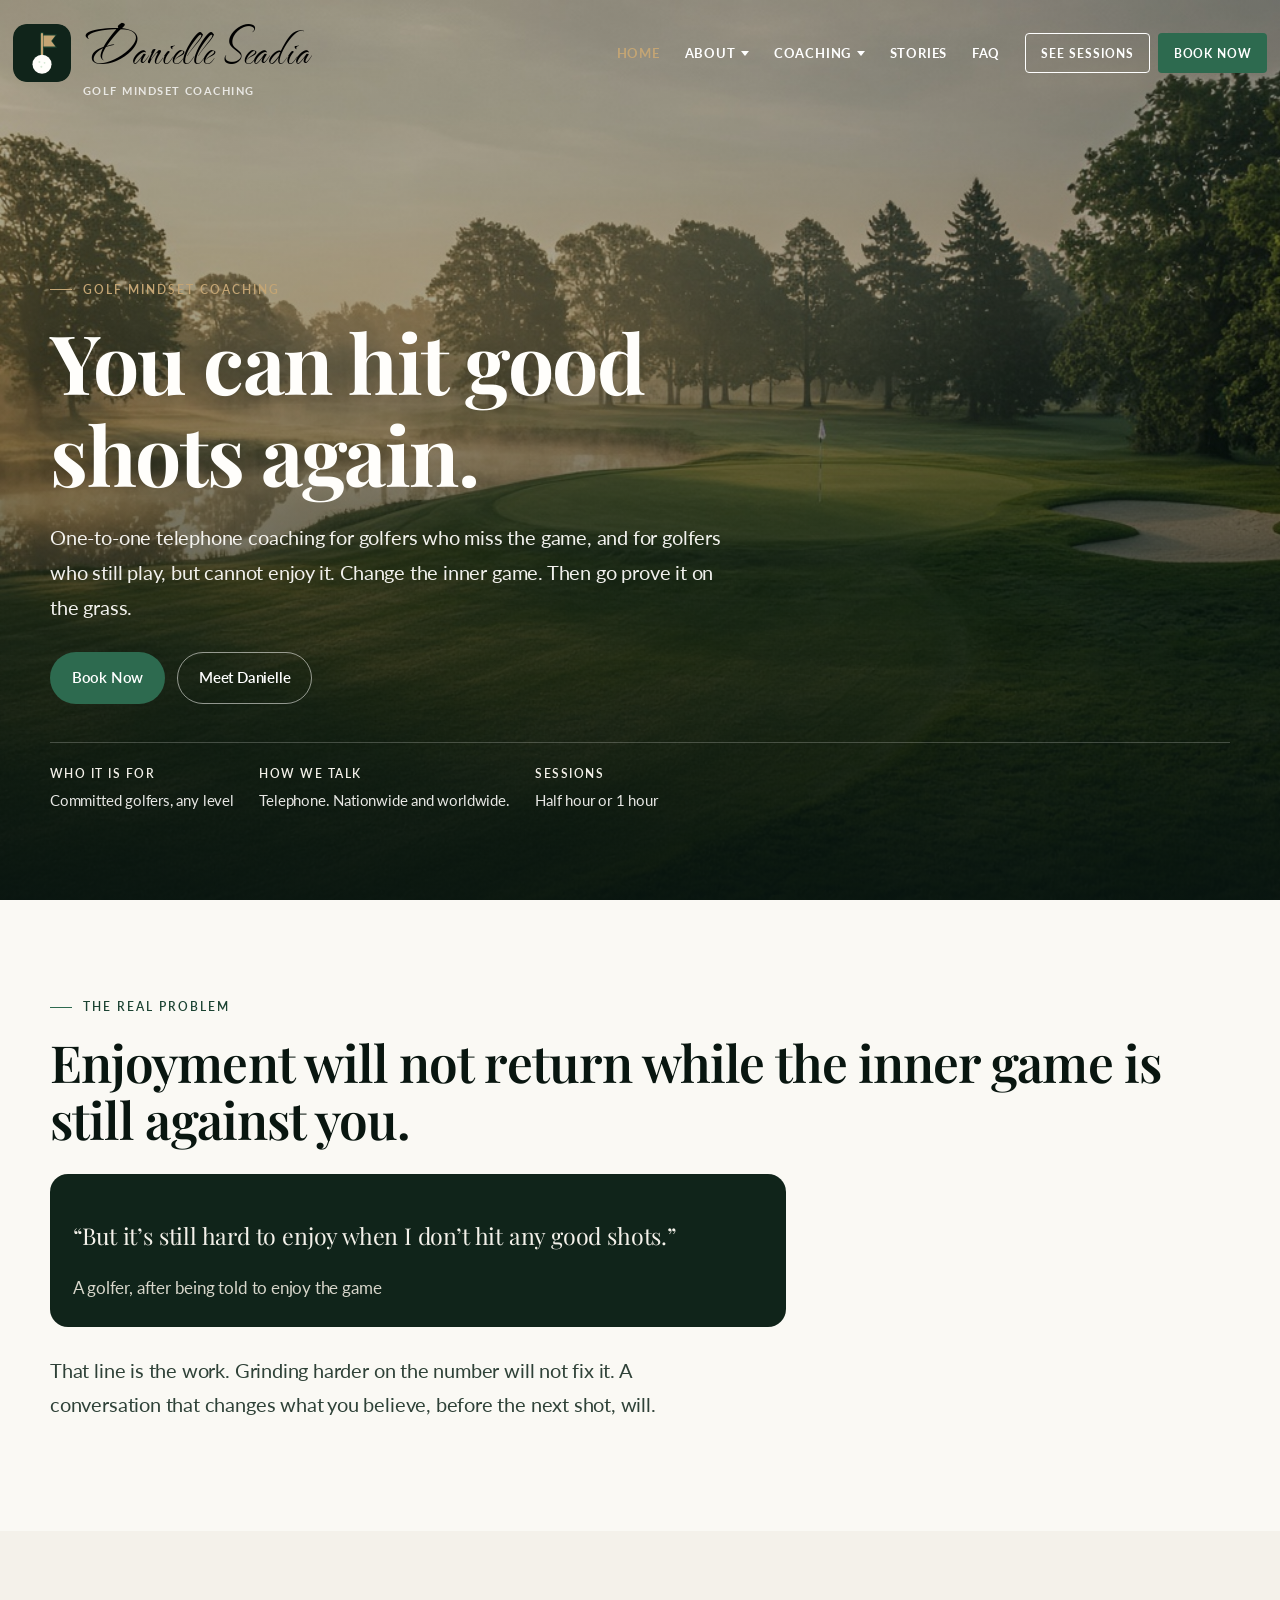
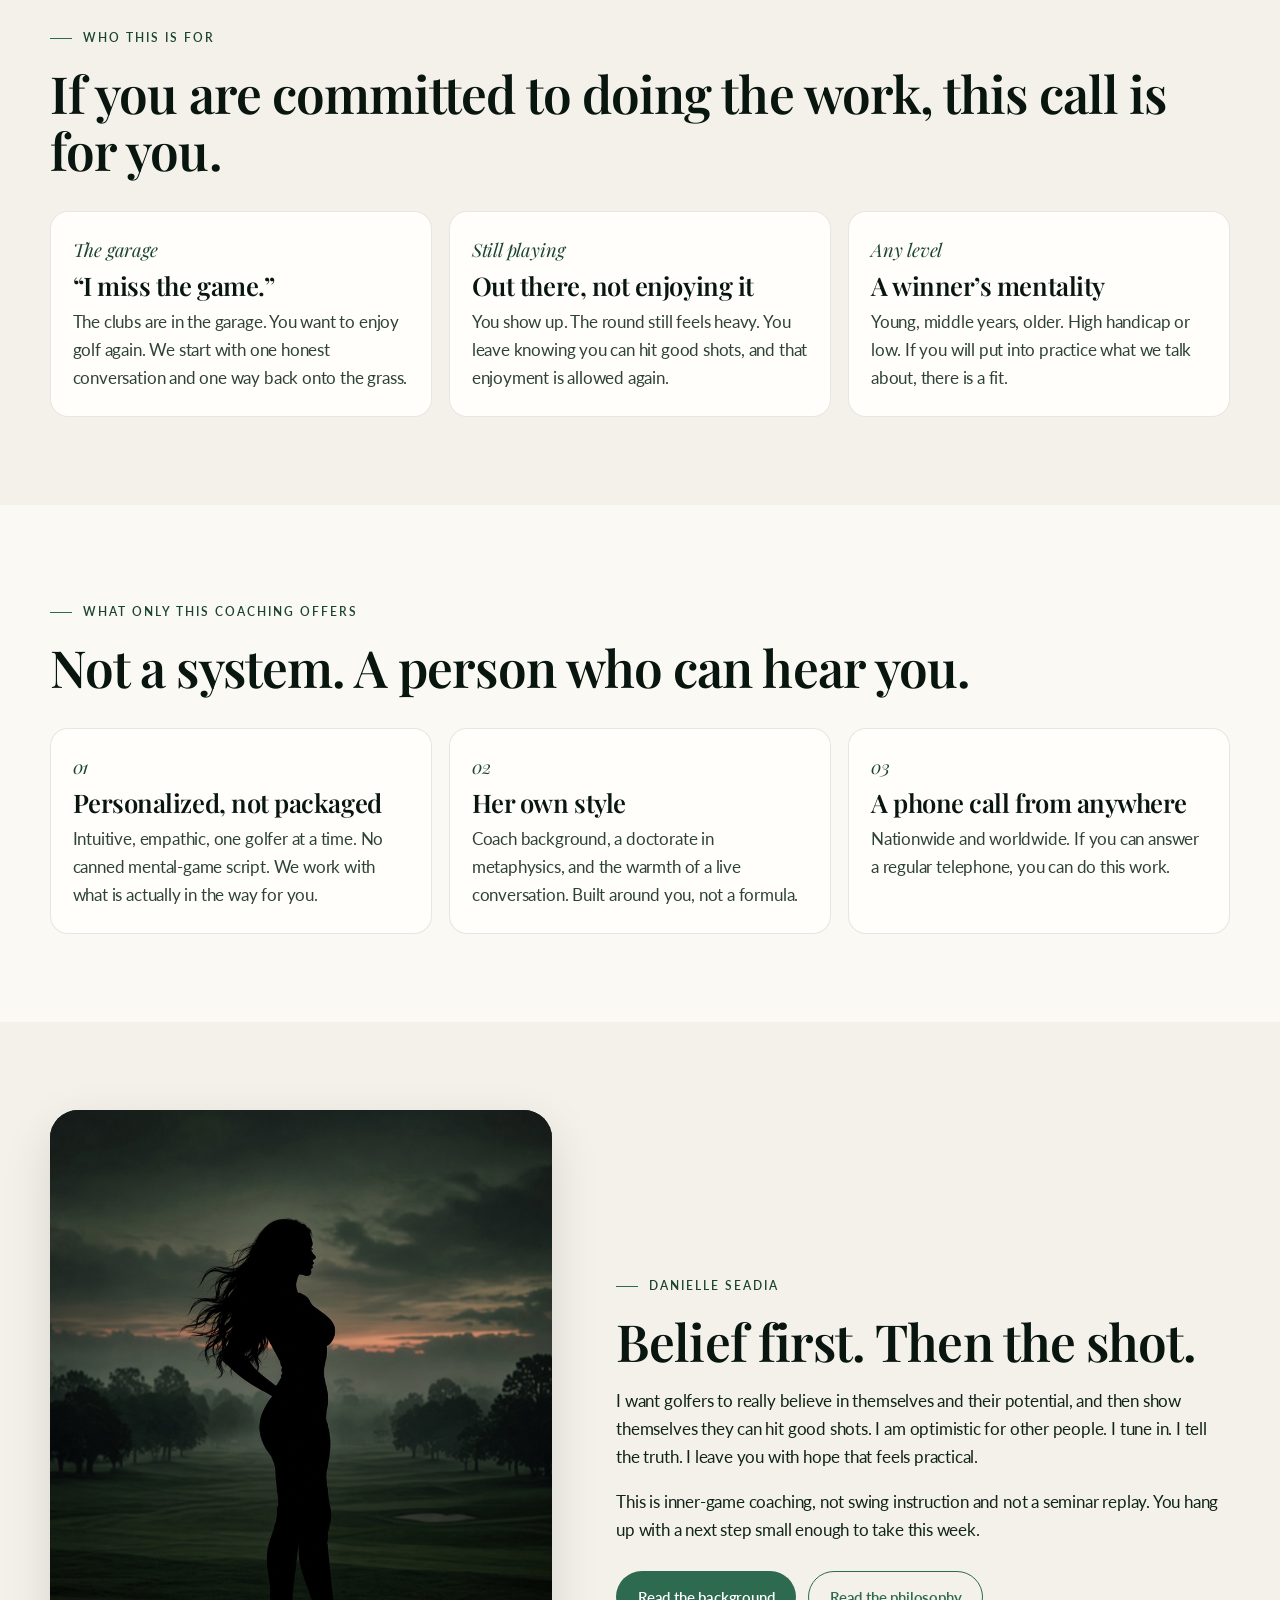
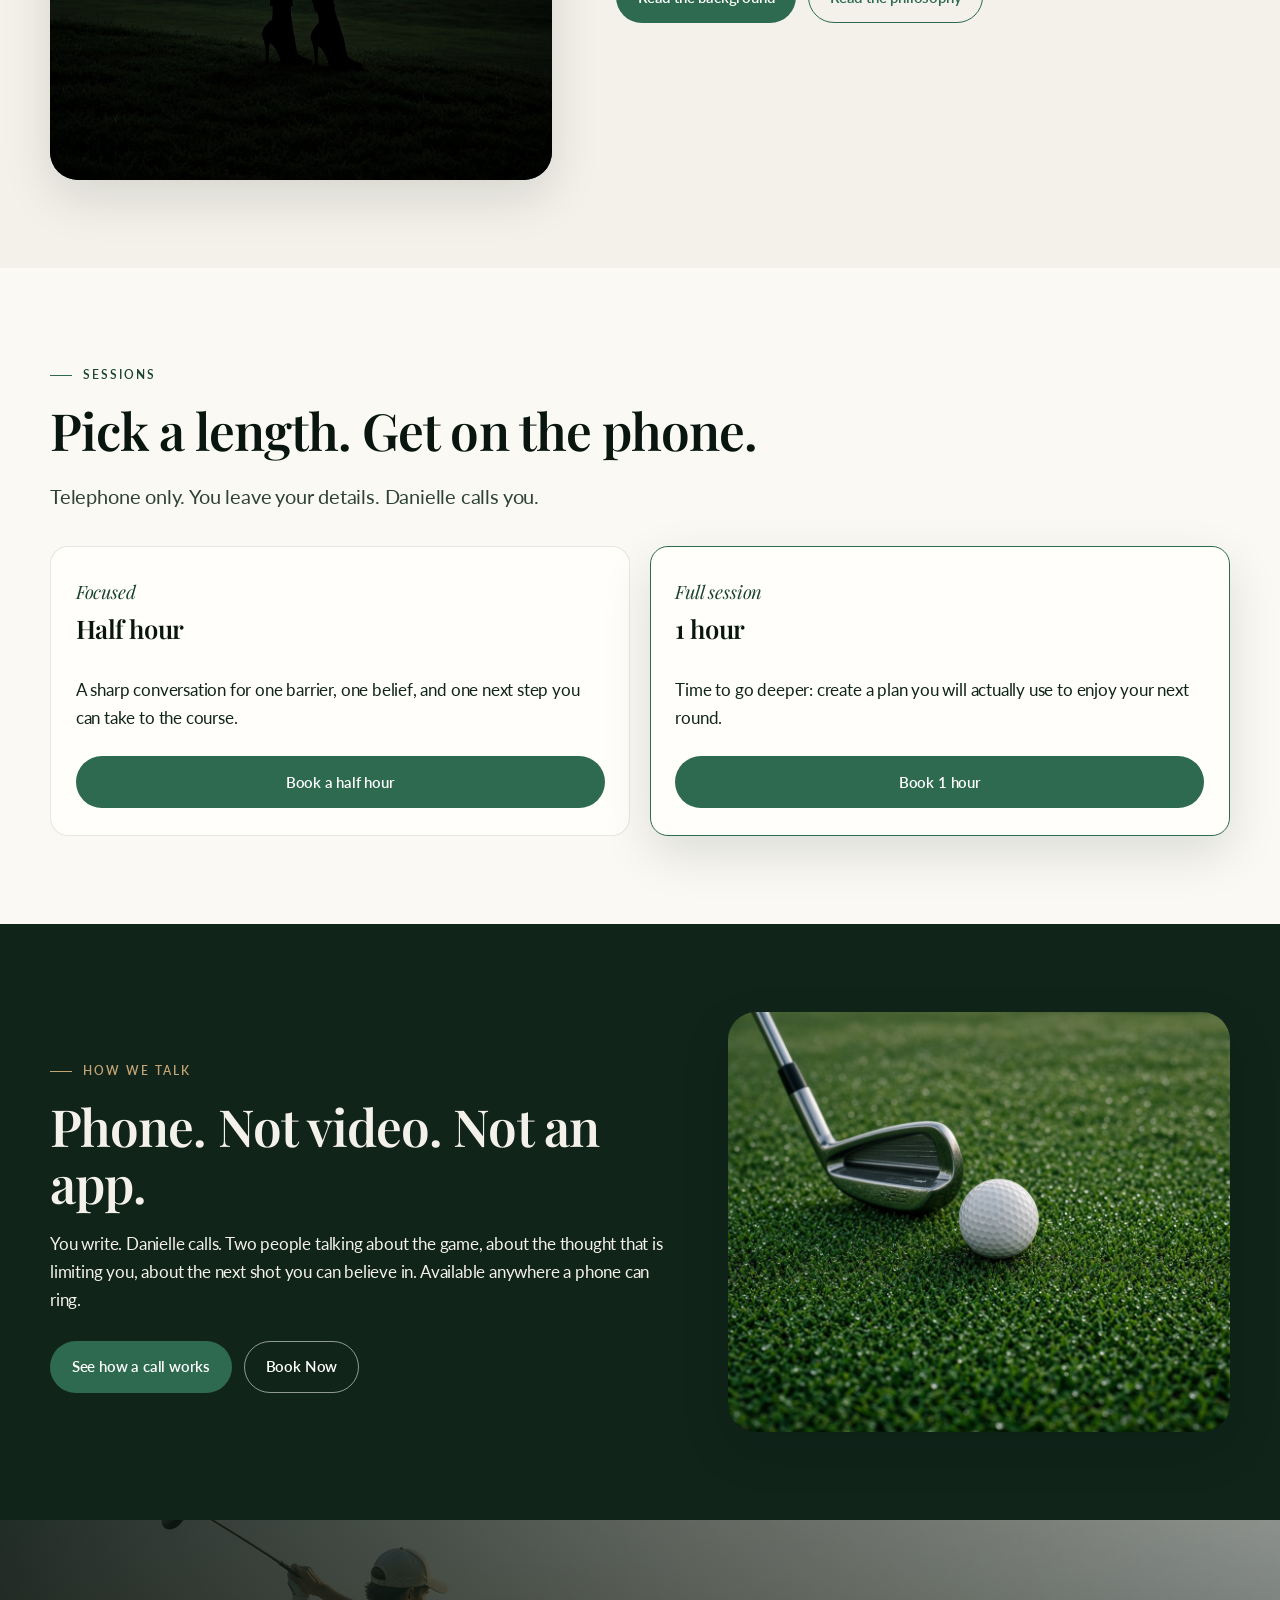
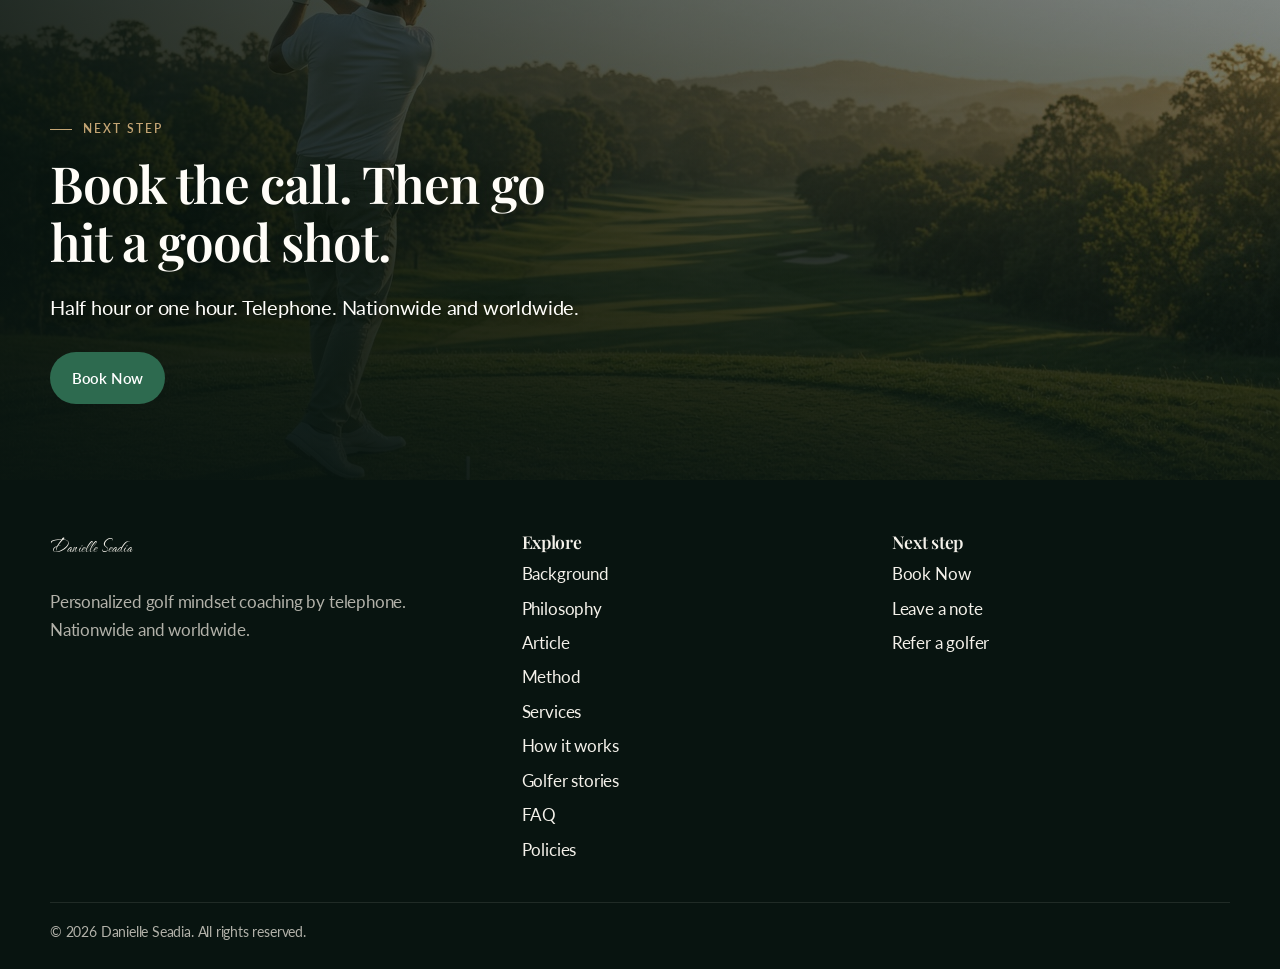
<file: index.html>
<!DOCTYPE html>
<html lang="en">
<head>
  <meta charset="utf-8">
  <meta name="viewport" content="width=device-width, initial-scale=1">
  <title>Golf Mindset Coach | Danielle Seadia | Hit Good Shots Again</title>
  <meta name="description" content="Telephone golf mindset coaching with Danielle Seadia. Believe you can hit good shots again, enjoy the game, and book a half-hour or one-hour session from anywhere.">
  <link rel="canonical" href="https://danielle-golf-mindset.web.app/">
  <meta name="robots" content="index,follow">
  <meta property="og:title" content="Golf Mindset Coach | Danielle Seadia | Hit Good Shots Again">
  <meta property="og:description" content="Telephone golf mindset coaching with Danielle Seadia. Believe you can hit good shots again, enjoy the game, and book a half-hour or one-hour session from anywhere.">
  <meta property="og:type" content="website">
  <meta property="og:url" content="https://danielle-golf-mindset.web.app/">
  <meta property="og:image" content="https://danielle-golf-mindset.web.app/images/hero.jpg">
  <meta name="twitter:card" content="summary_large_image">
  <link rel="icon" href="/icons/favicon.svg?v=23" type="image/svg+xml">
  <link rel="preconnect" href="https://fonts.googleapis.com">
  <link rel="preconnect" href="https://fonts.gstatic.com" crossorigin>
  <link href="https://fonts.googleapis.com/css2?family=Playfair+Display:ital,wght@0,500;0,600;0,700;1,500;1,600&family=Lato:ital,wght@0,400;0,700;0,900;1,400;1,700&family=The+Nautigal&display=swap" rel="stylesheet">
  <link rel="stylesheet" href="/css/styles.css?v=23">
  
<script type="application/ld+json">
{
  "@context": "https://schema.org",
  "@type": "ProfessionalService",
  "name": "Danielle Seadia Golf Mindset Coaching",
  "description": "Personalized golf mindset coaching by telephone for golfers who want to believe in themselves, hit good shots, and enjoy the game again.",
  "url": "https://danielle-golf-mindset.web.app/",
  "areaServed": [
    {
      "@type": "Country",
      "name": "United States"
    },
    {
      "@type": "AdministrativeArea",
      "name": "Worldwide"
    }
  ],
  "serviceType": "Golf mindset coaching",
  "availableChannel": {
    "@type": "ServiceChannel",
    "serviceType": "Telephone"
  },
  "founder": {
    "@type": "Person",
    "name": "Danielle Seadia",
    "jobTitle": "Golf mindset coach"
  },
  "offers": [
    {
      "@type": "Offer",
      "name": "Half-hour golf mindset session"
    },
    {
      "@type": "Offer",
      "name": "One-hour golf mindset session"
    }
  ]
}
</script>

</head>
<body data-page="index">

  <a class="skip-link" href="#main">Skip to content</a>
  <header class="site-header">
    <div class="header-inner">
      <a class="brand" href="/">
        <img class="brand-mark" src="/icons/favicon.svg?v=23" alt="">
        <span class="brand-text">
          <span class="brand-name"><span class="brand-cap">D</span>anielle <span class="brand-cap">S</span>eadia</span>
          <span class="brand-sub">Golf Mindset Coaching</span>
        </span>
      </a>
      <button class="menu-toggle" type="button" aria-expanded="false" aria-controls="site-nav" aria-label="Open menu">
        <span></span>
      </button>
      
      <nav class="nav" id="site-nav">
        <a href="/" data-nav="index">Home</a>
        <div class="nav-item" data-nav-group="about">
          <button class="nav-trigger" type="button" aria-expanded="false">About</button>
          <div class="nav-drop">
            <a href="/about.html" data-nav="about">Background</a>
            <a href="/philosophy.html" data-nav="philosophy">Philosophy</a>
            <a href="/article.html" data-nav="article">Article</a>
          </div>
        </div>
        <div class="nav-item" data-nav-group="work">
          <button class="nav-trigger" type="button" aria-expanded="false">Coaching</button>
          <div class="nav-drop">
            <a href="/services.html" data-nav="services">Services</a>
            <a href="/process.html" data-nav="process">How it works</a>
            <a href="/method.html" data-nav="method">Method</a>
            <a href="/book.html" data-nav="book">Book Now</a>
          </div>
        </div>
        <a href="/stories.html" data-nav="stories">Stories</a>
        <a href="/faq.html" data-nav="faq">FAQ</a>
        <div class="nav-actions">
          <a class="nav-btn nav-btn-alt" href="/services.html">See sessions</a>
          <a class="nav-btn" href="/book.html" data-nav="book">Book Now</a>
        </div>
      </nav>

    </div>
  </header>

  <main id="main">

    <section class="hero">
      <div class="hero-media">
        <img src="/images/hero.jpg" alt="A lush green fairway at morning light, flag in the distance">
      </div>
      <div class="hero-inner">
        <p class="eyebrow">Golf mindset coaching</p>
        <h1>You can hit good shots again.</h1>
        <p class="lede">One-to-one telephone coaching for golfers who miss the game, and for golfers who still play, but cannot enjoy it. Change the inner game. Then go prove it on the grass.</p>
        <div class="hero-actions">
          <a class="btn btn-primary" href="/book.html">Book Now</a>
          <a class="btn btn-ghost" href="/about.html">Meet Danielle</a>
        </div>
        <div class="hero-meta">
          <div><strong>Who it is for</strong>Committed golfers, any level</div>
          <div><strong>How we talk</strong>Telephone. Nationwide and worldwide.</div>
          <div><strong>Sessions</strong>Half hour or 1 hour</div>
        </div>
      </div>
    </section>

    <section class="section">
      <div class="wrap">
        <p class="eyebrow">The real problem</p>
        <h2>Enjoyment will not return while the inner game is still against you.</h2>
        <article class="quote-card" style="margin-top:1.6rem;max-width:46rem">
          <p>“But it’s still hard to enjoy when I don’t hit any good shots.”</p>
          <span>A golfer, after being told to enjoy the game</span>
        </article>
        <p class="lede" style="margin-top:1.6rem">That line is the work. Grinding harder on the number will not fix it. A conversation that changes what you believe, before the next shot, will.</p>
      </div>
    </section>

    <section class="section bg-cream">
      <div class="wrap">
        <p class="eyebrow">Who this is for</p>
        <h2>If you are committed to doing the work, this call is for you.</h2>
        <div class="grid-3" style="margin-top:2rem">
          <article class="card">
            <div class="num">The garage</div>
            <h3>“I miss the game.”</h3>
            <p>The clubs are in the garage. You want to enjoy golf again. We start with one honest conversation and one way back onto the grass.</p>
          </article>
          <article class="card">
            <div class="num">Still playing</div>
            <h3>Out there, not enjoying it</h3>
            <p>You show up. The round still feels heavy. You leave knowing you can hit good shots, and that enjoyment is allowed again.</p>
          </article>
          <article class="card">
            <div class="num">Any level</div>
            <h3>A winner’s mentality</h3>
            <p>Young, middle years, older. High handicap or low. If you will put into practice what we talk about, there is a fit.</p>
          </article>
        </div>
      </div>
    </section>

    <section class="section">
      <div class="wrap">
        <p class="eyebrow">What only this coaching offers</p>
        <h2>Not a system. A person who can hear you.</h2>
        <div class="usp-row">
          <article class="hole">
            <div class="num">01</div>
            <h3>Personalized, not packaged</h3>
            <p>Intuitive, empathic, one golfer at a time. No canned mental-game script. We work with what is actually in the way for you.</p>
          </article>
          <article class="hole">
            <div class="num">02</div>
            <h3>Her own style</h3>
            <p>Coach background, a doctorate in metaphysics, and the warmth of a live conversation. Built around you, not a formula.</p>
          </article>
          <article class="hole">
            <div class="num">03</div>
            <h3>A phone call from anywhere</h3>
            <p>Nationwide and worldwide. If you can answer a regular telephone, you can do this work.</p>
          </article>
        </div>
      </div>
    </section>

    <section class="section bg-cream">
      <div class="wrap split">
        <div class="silhouette">
          <img src="/images/silhouette.png?v=9" alt="A black silhouette of Danielle Seadia">
        </div>
        <div class="split-copy">
          <p class="eyebrow">Danielle Seadia</p>
          <h2>Belief first. Then the shot.</h2>
          <p>I want golfers to really believe in themselves and their potential, and then show themselves they can hit good shots. I am optimistic for other people. I tune in. I tell the truth. I leave you with hope that feels practical.</p>
          <p>This is inner-game coaching, not swing instruction and not a seminar replay. You hang up with a next step small enough to take this week.</p>
          <div class="actions">
            <a class="btn btn-dark" href="/about.html">Read the background</a>
            <a class="btn btn-outline" href="/philosophy.html">Read the philosophy</a>
          </div>
        </div>
      </div>
    </section>

    <section class="section" id="sessions">
      <div class="wrap">
        <p class="eyebrow">Sessions</p>
        <h2>Pick a length. Get on the phone.</h2>
        <p class="lede">Telephone only. You leave your details. Danielle calls you.</p>
        <div class="price-grid" style="margin-top:2rem">
          <article class="price-card">
            <div class="num">Focused</div>
            <h3>Half hour</h3>
            <p>A sharp conversation for one barrier, one belief, and one next step you can take to the course.</p>
            <a class="btn btn-dark" href="/book.html#session">Book a half hour</a>
          </article>
          <article class="price-card featured">
            <div class="num">Full session</div>
            <h3>1 hour</h3>
            <p>Time to go deeper: create a plan you will actually use to enjoy your next round.</p>
            <a class="btn btn-primary" href="/book.html#session">Book 1 hour</a>
          </article>
        </div>
      </div>
    </section>

    <section class="section bg-forest">
      <div class="wrap split reverse">
        <div>
          <p class="eyebrow">How we talk</p>
          <h2>Phone. Not video. Not an app.</h2>
          <p>You write. Danielle calls. Two people talking about the game, about the thought that is limiting you, about the next shot you can believe in. Available anywhere a phone can ring.</p>
          <div class="actions">
            <a class="btn btn-primary" href="/process.html">See how a call works</a>
            <a class="btn btn-ghost" href="/book.html">Book Now</a>
          </div>
        </div>
        <div class="frame">
          <img src="/images/practice.jpg" alt="An iron addressing a ball on lush green turf">
        </div>
      </div>
    </section>

    <section class="cta-band">
      <div class="band-media">
        <img src="/images/cta.jpg" alt="A golfer in the follow-through on a sunlit tee">
      </div>
      <div class="cta-band-inner">
        <p class="eyebrow">Next step</p>
        <h2>Book the call. Then go hit a good shot.</h2>
        <p class="lede">Half hour or one hour. Telephone. Nationwide and worldwide.</p>
        <div class="actions">
          <a class="btn btn-primary" href="/book.html">Book Now</a>
        </div>
      </div>
    </section>
    
  </main>

  <footer class="site-footer">
    <div class="wrap footer-grid">
      <div>
        <h3 class="footer-brand"><span class="brand-cap">D</span>anielle <span class="brand-cap">S</span>eadia</h3>
        <p>Personalized golf mindset coaching by telephone. Nationwide and worldwide.</p>
      </div>
      <div>
        <h3>Explore</h3>
        <div class="footer-links">
          <a href="/about.html">Background</a>
          <a href="/philosophy.html">Philosophy</a>
          <a href="/article.html">Article</a>
          <a href="/method.html">Method</a>
          <a href="/services.html">Services</a>
          <a href="/process.html">How it works</a>
          <a href="/stories.html">Golfer stories</a>
          <a href="/faq.html">FAQ</a>
          <a href="/faq.html#policy">Policies</a>
        </div>
      </div>
      <div>
        <h3>Next step</h3>
        <div class="footer-links">
          <a href="/book.html">Book Now</a>
          <a href="/contact.html">Leave a note</a>
          <a href="/book.html#refer">Refer a golfer</a>
        </div>
      </div>
    </div>
    <div class="wrap footer-bottom">
      <span>© 2026 Danielle Seadia. All rights reserved.</span>
    </div>
  </footer>
  <script src="/js/site.js?v=23"></script>

</body>
</html>
</file>
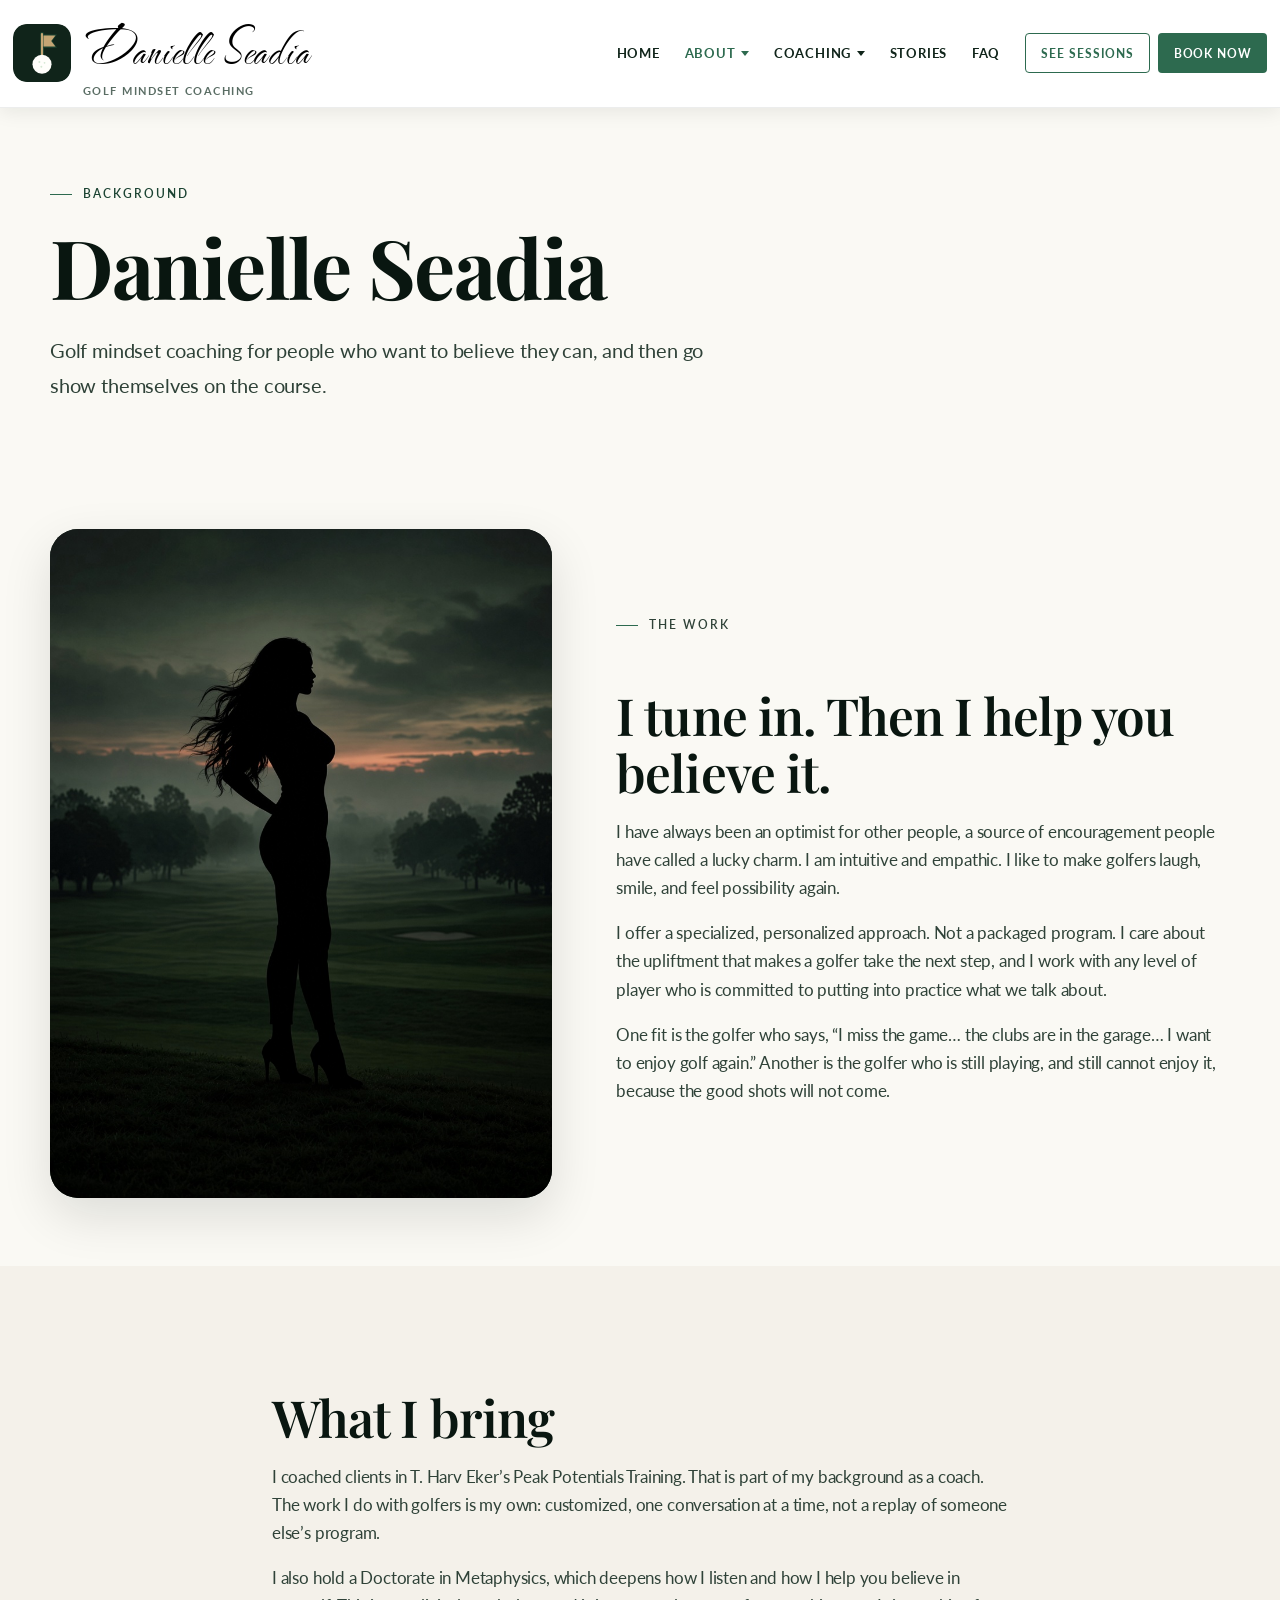
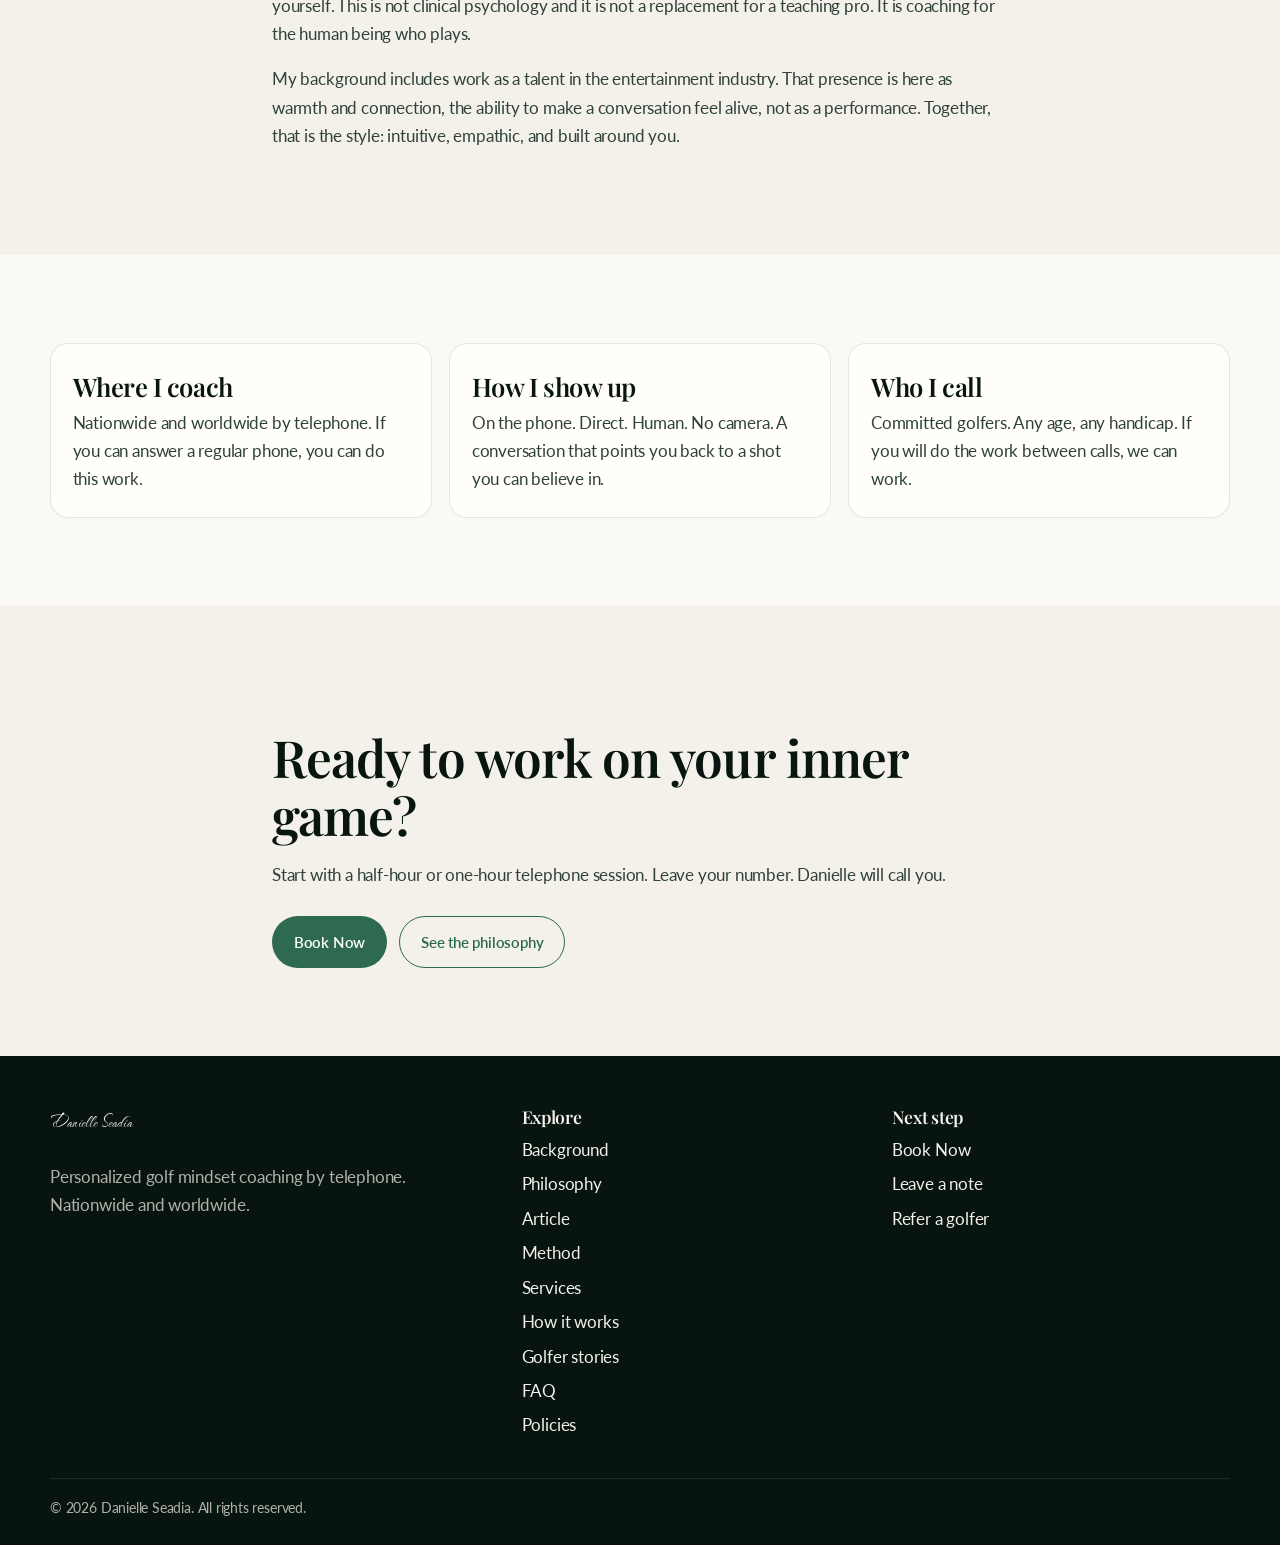
<file: about.html>
<!DOCTYPE html>
<html lang="en">
<head>
  <meta charset="utf-8">
  <meta name="viewport" content="width=device-width, initial-scale=1">
  <title>About Danielle Seadia | Golf Mindset Coach</title>
  <meta name="description" content="Danielle Seadia offers personalized, empathic golf mindset coaching by telephone. Inner-game training, available nationwide and worldwide.">
  <link rel="canonical" href="https://danielle-golf-mindset.web.app/about.html">
  <meta name="robots" content="index,follow">
  <meta property="og:title" content="About Danielle Seadia | Golf Mindset Coach">
  <meta property="og:description" content="Danielle Seadia offers personalized, empathic golf mindset coaching by telephone. Inner-game training, available nationwide and worldwide.">
  <meta property="og:type" content="website">
  <meta property="og:url" content="https://danielle-golf-mindset.web.app/about.html">
  <meta property="og:image" content="https://danielle-golf-mindset.web.app/images/hero.jpg">
  <meta name="twitter:card" content="summary_large_image">
  <link rel="icon" href="/icons/favicon.svg?v=23" type="image/svg+xml">
  <link rel="preconnect" href="https://fonts.googleapis.com">
  <link rel="preconnect" href="https://fonts.gstatic.com" crossorigin>
  <link href="https://fonts.googleapis.com/css2?family=Playfair+Display:ital,wght@0,500;0,600;0,700;1,500;1,600&family=Lato:ital,wght@0,400;0,700;0,900;1,400;1,700&family=The+Nautigal&display=swap" rel="stylesheet">
  <link rel="stylesheet" href="/css/styles.css?v=23">
  
</head>
<body data-page="about">

  <a class="skip-link" href="#main">Skip to content</a>
  <header class="site-header">
    <div class="header-inner">
      <a class="brand" href="/">
        <img class="brand-mark" src="/icons/favicon.svg?v=23" alt="">
        <span class="brand-text">
          <span class="brand-name"><span class="brand-cap">D</span>anielle <span class="brand-cap">S</span>eadia</span>
          <span class="brand-sub">Golf Mindset Coaching</span>
        </span>
      </a>
      <button class="menu-toggle" type="button" aria-expanded="false" aria-controls="site-nav" aria-label="Open menu">
        <span></span>
      </button>
      
      <nav class="nav" id="site-nav">
        <a href="/" data-nav="index">Home</a>
        <div class="nav-item" data-nav-group="about">
          <button class="nav-trigger" type="button" aria-expanded="false">About</button>
          <div class="nav-drop">
            <a href="/about.html" data-nav="about">Background</a>
            <a href="/philosophy.html" data-nav="philosophy">Philosophy</a>
            <a href="/article.html" data-nav="article">Article</a>
          </div>
        </div>
        <div class="nav-item" data-nav-group="work">
          <button class="nav-trigger" type="button" aria-expanded="false">Coaching</button>
          <div class="nav-drop">
            <a href="/services.html" data-nav="services">Services</a>
            <a href="/process.html" data-nav="process">How it works</a>
            <a href="/method.html" data-nav="method">Method</a>
            <a href="/book.html" data-nav="book">Book Now</a>
          </div>
        </div>
        <a href="/stories.html" data-nav="stories">Stories</a>
        <a href="/faq.html" data-nav="faq">FAQ</a>
        <div class="nav-actions">
          <a class="nav-btn nav-btn-alt" href="/services.html">See sessions</a>
          <a class="nav-btn" href="/book.html" data-nav="book">Book Now</a>
        </div>
      </nav>

    </div>
  </header>

  <main id="main">

    <section class="page-hero">
      <div class="wrap">
        <p class="eyebrow">Background</p>
        <h1>Danielle Seadia</h1>
        <p class="lede">Golf mindset coaching for people who want to believe they can, and then go show themselves on the course.</p>
      </div>
    </section>
    <section class="section-tight">
      <div class="wrap split">
        <div class="silhouette">
          <img src="/images/silhouette.png?v=9" alt="A black silhouette portrait of Danielle Seadia">
        </div>
        <div class="prose">
          <p class="eyebrow">The work</p>
          <h2>I tune in. Then I help you believe it.</h2>
          <p>I have always been an optimist for other people, a source of encouragement people have called a lucky charm. I am intuitive and empathic. I like to make golfers laugh, smile, and feel possibility again.</p>
          <p>I offer a specialized, personalized approach. Not a packaged program. I care about the upliftment that makes a golfer take the next step, and I work with any level of player who is committed to putting into practice what we talk about.</p>
          <p>One fit is the golfer who says, “I miss the game… the clubs are in the garage… I want to enjoy golf again.” Another is the golfer who is still playing, and still cannot enjoy it, because the good shots will not come.</p>
        </div>
      </div>
    </section>
    <section class="section bg-cream">
      <div class="wrap prose">
        <h2>What I bring</h2>
        <p>I coached clients in T. Harv Eker’s Peak Potentials Training. That is part of my background as a coach. The work I do with golfers is my own: customized, one conversation at a time, not a replay of someone else’s program.</p>
        <p>I also hold a Doctorate in Metaphysics, which deepens how I listen and how I help you believe in yourself. This is not clinical psychology and it is not a replacement for a teaching pro. It is coaching for the human being who plays.</p>
        <p>My background includes work as a talent in the entertainment industry. That presence is here as warmth and connection, the ability to make a conversation feel alive, not as a performance. Together, that is the style: intuitive, empathic, and built around you.</p>
      </div>
    </section>
    <section class="section">
      <div class="wrap grid-3">
        <article class="card">
          <h3>Where I coach</h3>
          <p>Nationwide and worldwide by telephone. If you can answer a regular phone, you can do this work.</p>
        </article>
        <article class="card">
          <h3>How I show up</h3>
          <p>On the phone. Direct. Human. No camera. A conversation that points you back to a shot you can believe in.</p>
        </article>
        <article class="card">
          <h3>Who I call</h3>
          <p>Committed golfers. Any age, any handicap. If you will do the work between calls, we can work.</p>
        </article>
      </div>
    </section>
    <section class="section bg-cream">
      <div class="wrap prose">
        <h2>Ready to work on your inner game?</h2>
        <p>Start with a half-hour or one-hour telephone session. Leave your number. Danielle will call you.</p>
        <div class="actions">
          <a class="btn btn-primary" href="/book.html">Book Now</a>
          <a class="btn btn-outline" href="/philosophy.html">See the philosophy</a>
        </div>
      </div>
    </section>
    
  </main>

  <footer class="site-footer">
    <div class="wrap footer-grid">
      <div>
        <h3 class="footer-brand"><span class="brand-cap">D</span>anielle <span class="brand-cap">S</span>eadia</h3>
        <p>Personalized golf mindset coaching by telephone. Nationwide and worldwide.</p>
      </div>
      <div>
        <h3>Explore</h3>
        <div class="footer-links">
          <a href="/about.html">Background</a>
          <a href="/philosophy.html">Philosophy</a>
          <a href="/article.html">Article</a>
          <a href="/method.html">Method</a>
          <a href="/services.html">Services</a>
          <a href="/process.html">How it works</a>
          <a href="/stories.html">Golfer stories</a>
          <a href="/faq.html">FAQ</a>
          <a href="/faq.html#policy">Policies</a>
        </div>
      </div>
      <div>
        <h3>Next step</h3>
        <div class="footer-links">
          <a href="/book.html">Book Now</a>
          <a href="/contact.html">Leave a note</a>
          <a href="/book.html#refer">Refer a golfer</a>
        </div>
      </div>
    </div>
    <div class="wrap footer-bottom">
      <span>© 2026 Danielle Seadia. All rights reserved.</span>
    </div>
  </footer>
  <script src="/js/site.js?v=23"></script>

</body>
</html>
</file>
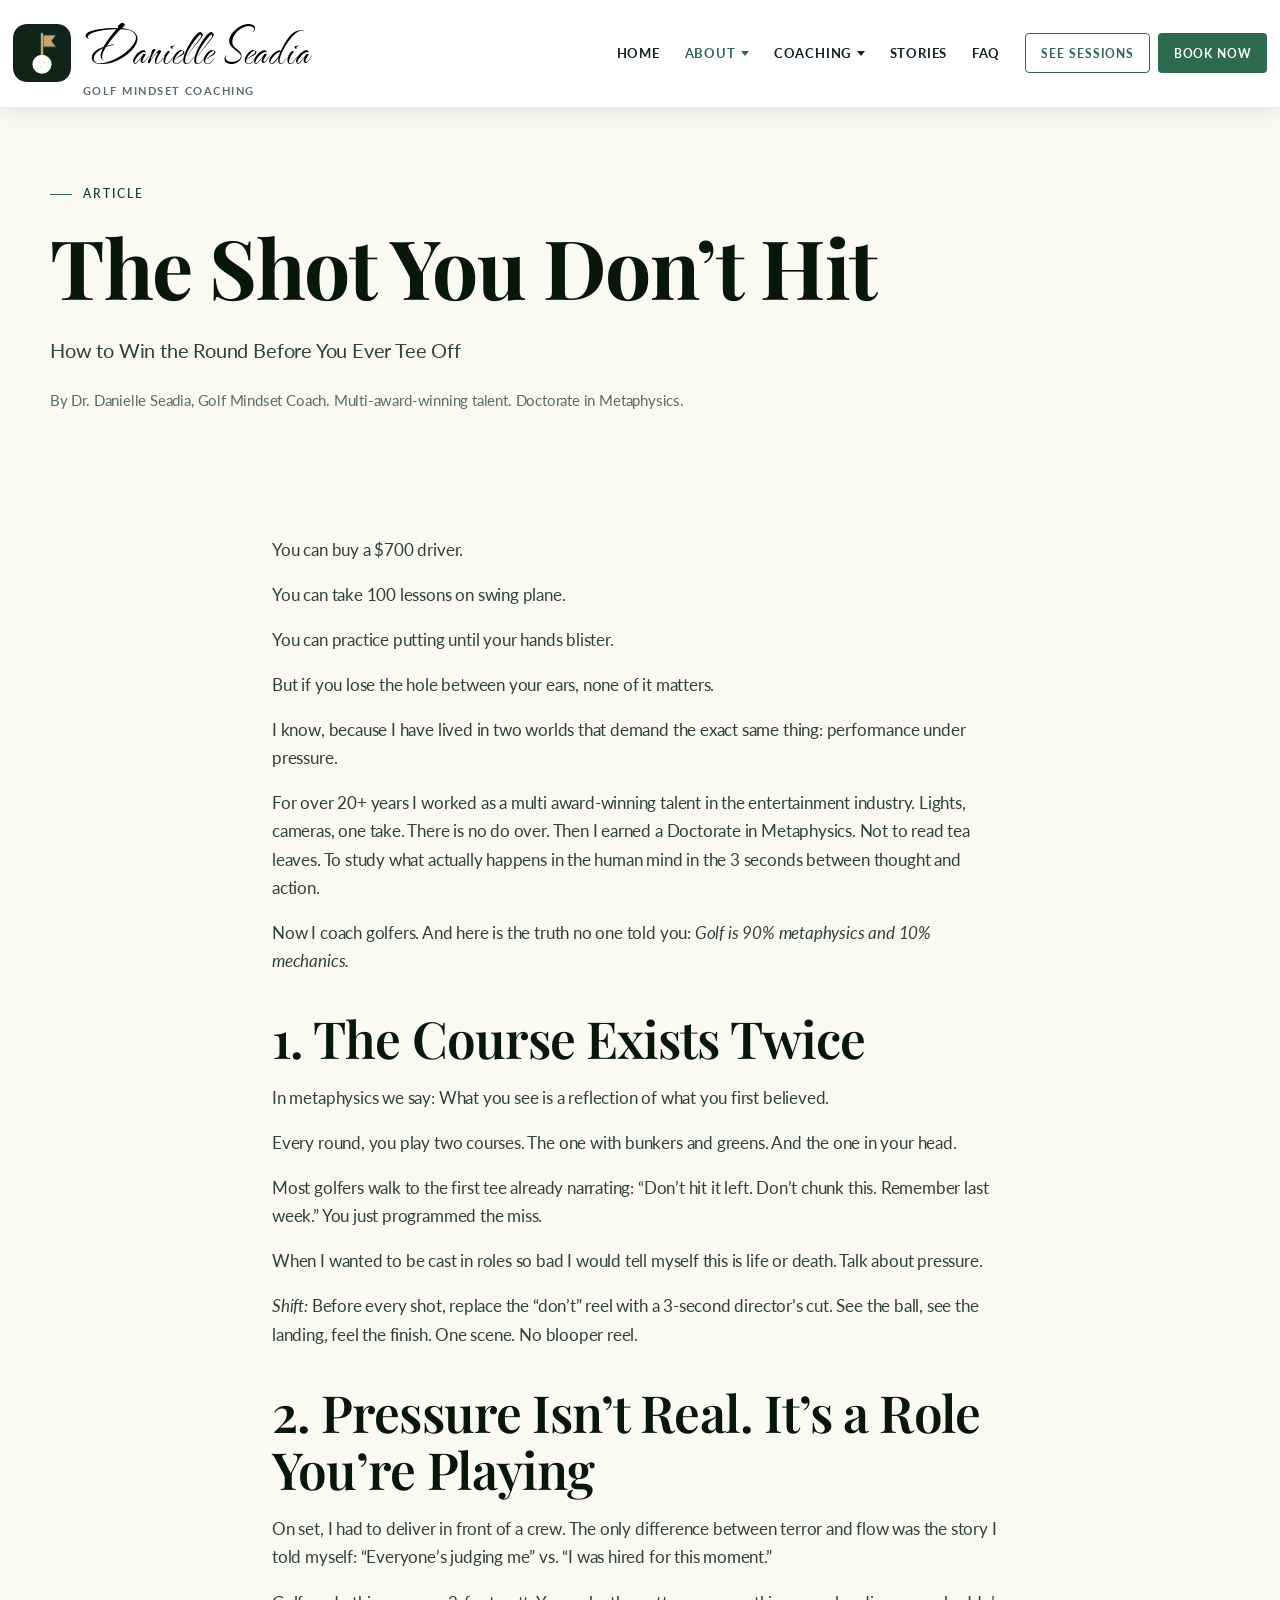
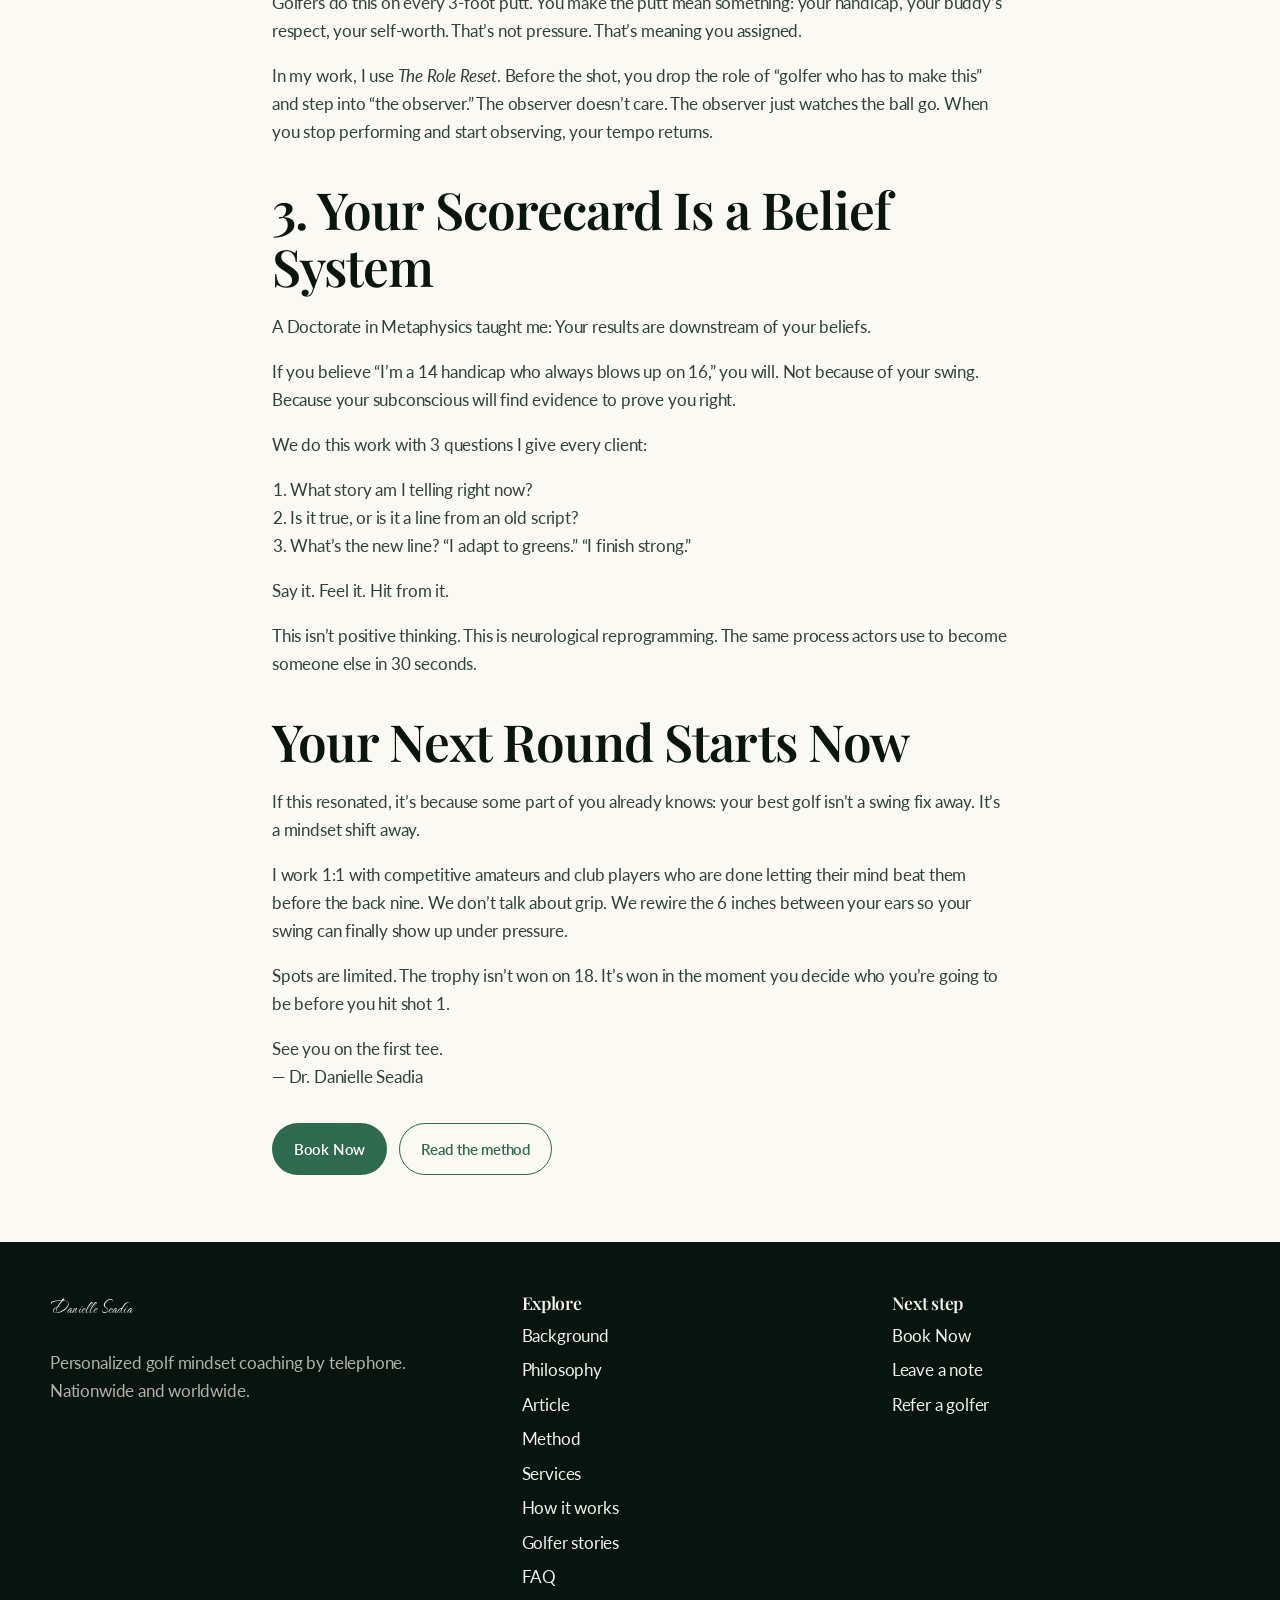
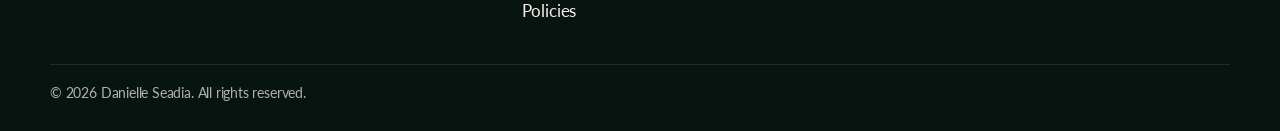
<file: article.html>
<!DOCTYPE html>
<html lang="en">
<head>
  <meta charset="utf-8">
  <meta name="viewport" content="width=device-width, initial-scale=1">
  <title>The Shot You Don’t Hit | Danielle Seadia</title>
  <meta name="description" content="Danielle Seadia on winning the round before you tee off. Golf is 90 percent metaphysics and 10 percent mechanics.">
  <link rel="canonical" href="https://danielle-golf-mindset.web.app/article.html">
  <meta name="robots" content="index,follow">
  <meta property="og:title" content="The Shot You Don’t Hit | Danielle Seadia">
  <meta property="og:description" content="Danielle Seadia on winning the round before you tee off. Golf is 90 percent metaphysics and 10 percent mechanics.">
  <meta property="og:type" content="website">
  <meta property="og:url" content="https://danielle-golf-mindset.web.app/article.html">
  <meta property="og:image" content="https://danielle-golf-mindset.web.app/images/hero.jpg">
  <meta name="twitter:card" content="summary_large_image">
  <link rel="icon" href="/icons/favicon.svg?v=23" type="image/svg+xml">
  <link rel="preconnect" href="https://fonts.googleapis.com">
  <link rel="preconnect" href="https://fonts.gstatic.com" crossorigin>
  <link href="https://fonts.googleapis.com/css2?family=Playfair+Display:ital,wght@0,500;0,600;0,700;1,500;1,600&family=Lato:ital,wght@0,400;0,700;0,900;1,400;1,700&family=The+Nautigal&display=swap" rel="stylesheet">
  <link rel="stylesheet" href="/css/styles.css?v=23">
  
</head>
<body data-page="article">

  <a class="skip-link" href="#main">Skip to content</a>
  <header class="site-header">
    <div class="header-inner">
      <a class="brand" href="/">
        <img class="brand-mark" src="/icons/favicon.svg?v=23" alt="">
        <span class="brand-text">
          <span class="brand-name"><span class="brand-cap">D</span>anielle <span class="brand-cap">S</span>eadia</span>
          <span class="brand-sub">Golf Mindset Coaching</span>
        </span>
      </a>
      <button class="menu-toggle" type="button" aria-expanded="false" aria-controls="site-nav" aria-label="Open menu">
        <span></span>
      </button>
      
      <nav class="nav" id="site-nav">
        <a href="/" data-nav="index">Home</a>
        <div class="nav-item" data-nav-group="about">
          <button class="nav-trigger" type="button" aria-expanded="false">About</button>
          <div class="nav-drop">
            <a href="/about.html" data-nav="about">Background</a>
            <a href="/philosophy.html" data-nav="philosophy">Philosophy</a>
            <a href="/article.html" data-nav="article">Article</a>
          </div>
        </div>
        <div class="nav-item" data-nav-group="work">
          <button class="nav-trigger" type="button" aria-expanded="false">Coaching</button>
          <div class="nav-drop">
            <a href="/services.html" data-nav="services">Services</a>
            <a href="/process.html" data-nav="process">How it works</a>
            <a href="/method.html" data-nav="method">Method</a>
            <a href="/book.html" data-nav="book">Book Now</a>
          </div>
        </div>
        <a href="/stories.html" data-nav="stories">Stories</a>
        <a href="/faq.html" data-nav="faq">FAQ</a>
        <div class="nav-actions">
          <a class="nav-btn nav-btn-alt" href="/services.html">See sessions</a>
          <a class="nav-btn" href="/book.html" data-nav="book">Book Now</a>
        </div>
      </nav>

    </div>
  </header>

  <main id="main">

    <section class="page-hero page-hero-long">
      <div class="wrap">
        <p class="eyebrow">Article</p>
        <h1>The Shot You Don’t Hit</h1>
        <p class="lede">How to Win the Round Before You Ever Tee Off</p>
        <p class="article-byline">By Dr. Danielle Seadia, Golf Mindset Coach. Multi-award-winning talent. Doctorate in Metaphysics.</p>
      </div>
    </section>
    <section class="section-tight">
      <div class="wrap prose">
        <p>You can buy a $700 driver.</p>
        <p>You can take 100 lessons on swing plane.</p>
        <p>You can practice putting until your hands blister.</p>
        <p>But if you lose the hole between your ears, none of it matters.</p>
        <p>I know, because I have lived in two worlds that demand the exact same thing: performance under pressure.</p>
        <p>For over 20+ years I worked as a multi award-winning talent in the entertainment industry. Lights, cameras, one take. There is no do over. Then I earned a Doctorate in Metaphysics. Not to read tea leaves. To study what actually happens in the human mind in the 3 seconds between thought and action.</p>
        <p>Now I coach golfers. And here is the truth no one told you: <em>Golf is 90% metaphysics and 10% mechanics.</em></p>

        <h2>1. The Course Exists Twice</h2>
        <p>In metaphysics we say: What you see is a reflection of what you first believed.</p>
        <p>Every round, you play two courses. The one with bunkers and greens. And the one in your head.</p>
        <p>Most golfers walk to the first tee already narrating: “Don’t hit it left. Don’t chunk this. Remember last week.” You just programmed the miss.</p>
        <p>When I wanted to be cast in roles so bad I would tell myself this is life or death. Talk about pressure.</p>
        <p><em>Shift:</em> Before every shot, replace the “don’t” reel with a 3-second director’s cut. See the ball, see the landing, feel the finish. One scene. No blooper reel.</p>

        <h2>2. Pressure Isn’t Real. It’s a Role You’re Playing</h2>
        <p>On set, I had to deliver in front of a crew. The only difference between terror and flow was the story I told myself: “Everyone’s judging me” vs. “I was hired for this moment.”</p>
        <p>Golfers do this on every 3-foot putt. You make the putt mean something: your handicap, your buddy’s respect, your self-worth. That’s not pressure. That’s meaning you assigned.</p>
        <p>In my work, I use <em>The Role Reset</em>. Before the shot, you drop the role of “golfer who has to make this” and step into “the observer.” The observer doesn’t care. The observer just watches the ball go. When you stop performing and start observing, your tempo returns.</p>

        <h2>3. Your Scorecard Is a Belief System</h2>
        <p>A Doctorate in Metaphysics taught me: Your results are downstream of your beliefs.</p>
        <p>If you believe “I’m a 14 handicap who always blows up on 16,” you will. Not because of your swing. Because your subconscious will find evidence to prove you right.</p>
        <p>We do this work with 3 questions I give every client:</p>
        <ol>
          <li>What story am I telling right now?</li>
          <li>Is it true, or is it a line from an old script?</li>
          <li>What’s the new line? “I adapt to greens.” “I finish strong.”</li>
        </ol>
        <p>Say it. Feel it. Hit from it.</p>
        <p>This isn’t positive thinking. This is neurological reprogramming. The same process actors use to become someone else in 30 seconds.</p>

        <h2>Your Next Round Starts Now</h2>
        <p>If this resonated, it’s because some part of you already knows: your best golf isn’t a swing fix away. It’s a mindset shift away.</p>
        <p>I work 1:1 with competitive amateurs and club players who are done letting their mind beat them before the back nine. We don’t talk about grip. We rewire the 6 inches between your ears so your swing can finally show up under pressure.</p>
        <p>Spots are limited. The trophy isn’t won on 18. It’s won in the moment you decide who you’re going to be before you hit shot 1.</p>
        <p>See you on the first tee.<br>— Dr. Danielle Seadia</p>
        <div class="actions" style="margin-top:2rem">
          <a class="btn btn-primary" href="/book.html">Book Now</a>
          <a class="btn btn-outline" href="/method.html">Read the method</a>
        </div>
      </div>
    </section>
    
  </main>

  <footer class="site-footer">
    <div class="wrap footer-grid">
      <div>
        <h3 class="footer-brand"><span class="brand-cap">D</span>anielle <span class="brand-cap">S</span>eadia</h3>
        <p>Personalized golf mindset coaching by telephone. Nationwide and worldwide.</p>
      </div>
      <div>
        <h3>Explore</h3>
        <div class="footer-links">
          <a href="/about.html">Background</a>
          <a href="/philosophy.html">Philosophy</a>
          <a href="/article.html">Article</a>
          <a href="/method.html">Method</a>
          <a href="/services.html">Services</a>
          <a href="/process.html">How it works</a>
          <a href="/stories.html">Golfer stories</a>
          <a href="/faq.html">FAQ</a>
          <a href="/faq.html#policy">Policies</a>
        </div>
      </div>
      <div>
        <h3>Next step</h3>
        <div class="footer-links">
          <a href="/book.html">Book Now</a>
          <a href="/contact.html">Leave a note</a>
          <a href="/book.html#refer">Refer a golfer</a>
        </div>
      </div>
    </div>
    <div class="wrap footer-bottom">
      <span>© 2026 Danielle Seadia. All rights reserved.</span>
    </div>
  </footer>
  <script src="/js/site.js?v=23"></script>

</body>
</html>
</file>
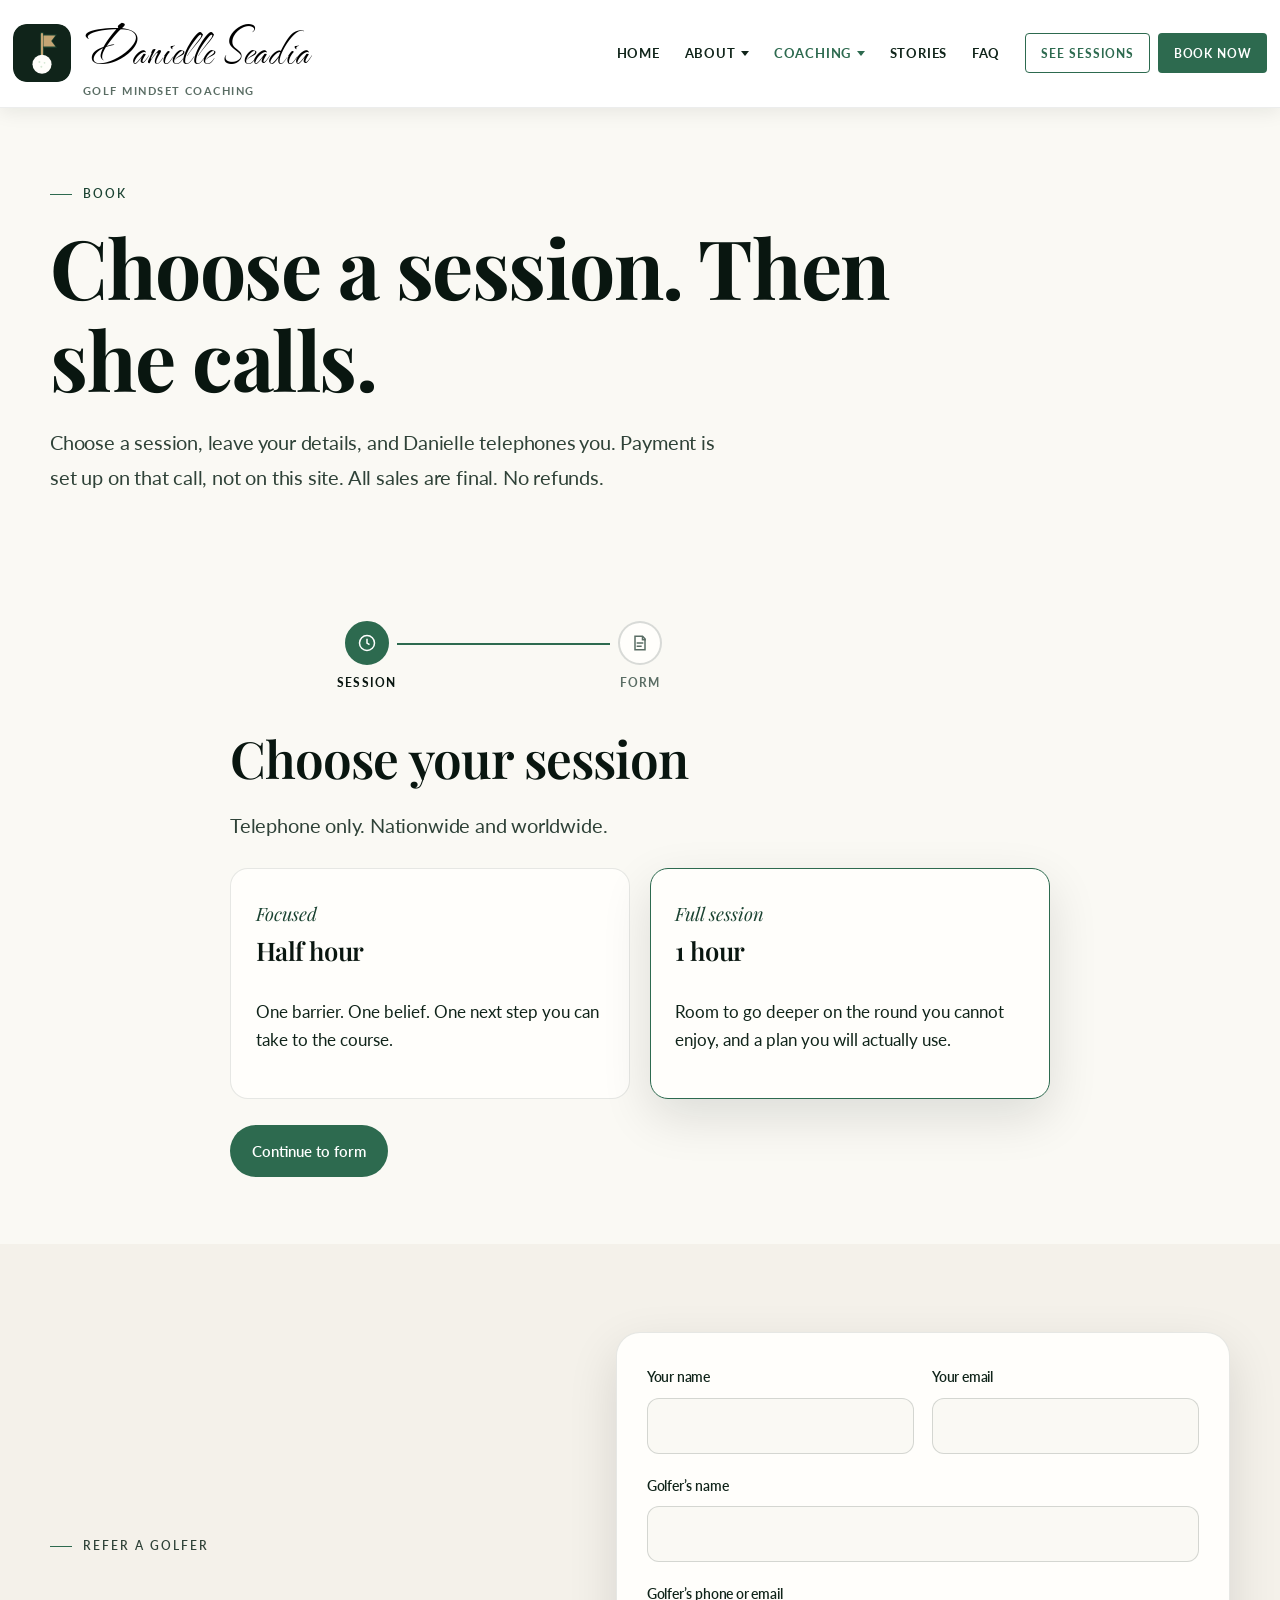
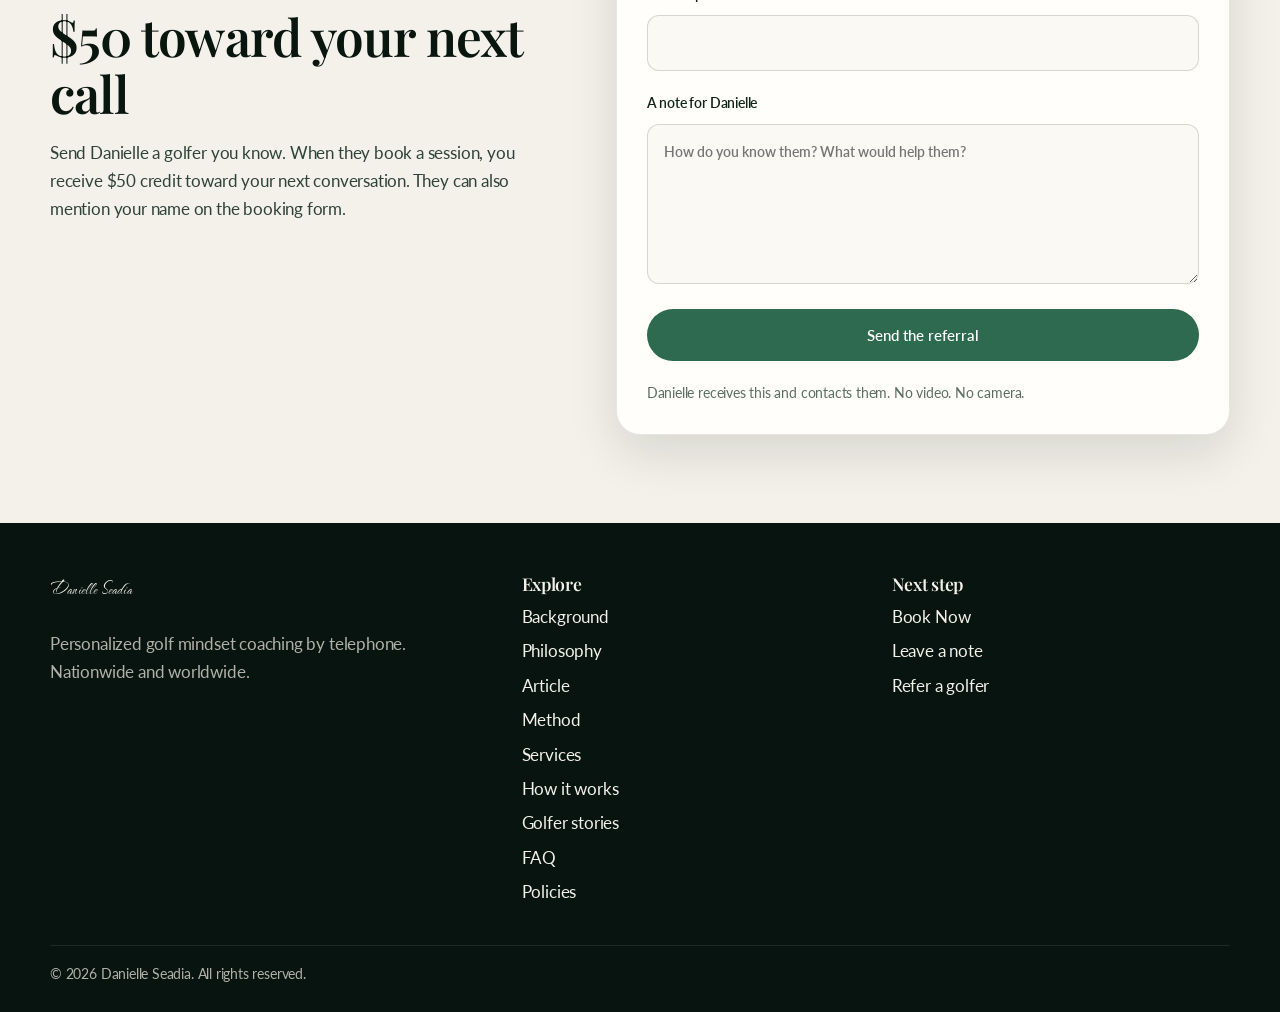
<file: book.html>
<!DOCTYPE html>
<html lang="en">
<head>
  <meta charset="utf-8">
  <meta name="viewport" content="width=device-width, initial-scale=1">
  <title>Book a Golf Mindset Session | Danielle Seadia</title>
  <meta name="description" content="Book a half-hour or one-hour telephone golf mindset session with Danielle Seadia. Choose a length, leave your details, and she will call you.">
  <link rel="canonical" href="https://danielle-golf-mindset.web.app/book.html">
  <meta name="robots" content="index,follow">
  <meta property="og:title" content="Book a Golf Mindset Session | Danielle Seadia">
  <meta property="og:description" content="Book a half-hour or one-hour telephone golf mindset session with Danielle Seadia. Choose a length, leave your details, and she will call you.">
  <meta property="og:type" content="website">
  <meta property="og:url" content="https://danielle-golf-mindset.web.app/book.html">
  <meta property="og:image" content="https://danielle-golf-mindset.web.app/images/hero.jpg">
  <meta name="twitter:card" content="summary_large_image">
  <link rel="icon" href="/icons/favicon.svg?v=23" type="image/svg+xml">
  <link rel="preconnect" href="https://fonts.googleapis.com">
  <link rel="preconnect" href="https://fonts.gstatic.com" crossorigin>
  <link href="https://fonts.googleapis.com/css2?family=Playfair+Display:ital,wght@0,500;0,600;0,700;1,500;1,600&family=Lato:ital,wght@0,400;0,700;0,900;1,400;1,700&family=The+Nautigal&display=swap" rel="stylesheet">
  <link rel="stylesheet" href="/css/styles.css?v=23">
  
</head>
<body data-page="book">

  <a class="skip-link" href="#main">Skip to content</a>
  <header class="site-header">
    <div class="header-inner">
      <a class="brand" href="/">
        <img class="brand-mark" src="/icons/favicon.svg?v=23" alt="">
        <span class="brand-text">
          <span class="brand-name"><span class="brand-cap">D</span>anielle <span class="brand-cap">S</span>eadia</span>
          <span class="brand-sub">Golf Mindset Coaching</span>
        </span>
      </a>
      <button class="menu-toggle" type="button" aria-expanded="false" aria-controls="site-nav" aria-label="Open menu">
        <span></span>
      </button>
      
      <nav class="nav" id="site-nav">
        <a href="/" data-nav="index">Home</a>
        <div class="nav-item" data-nav-group="about">
          <button class="nav-trigger" type="button" aria-expanded="false">About</button>
          <div class="nav-drop">
            <a href="/about.html" data-nav="about">Background</a>
            <a href="/philosophy.html" data-nav="philosophy">Philosophy</a>
            <a href="/article.html" data-nav="article">Article</a>
          </div>
        </div>
        <div class="nav-item" data-nav-group="work">
          <button class="nav-trigger" type="button" aria-expanded="false">Coaching</button>
          <div class="nav-drop">
            <a href="/services.html" data-nav="services">Services</a>
            <a href="/process.html" data-nav="process">How it works</a>
            <a href="/method.html" data-nav="method">Method</a>
            <a href="/book.html" data-nav="book">Book Now</a>
          </div>
        </div>
        <a href="/stories.html" data-nav="stories">Stories</a>
        <a href="/faq.html" data-nav="faq">FAQ</a>
        <div class="nav-actions">
          <a class="nav-btn nav-btn-alt" href="/services.html">See sessions</a>
          <a class="nav-btn" href="/book.html" data-nav="book">Book Now</a>
        </div>
      </nav>

    </div>
  </header>

  <main id="main">

    <section class="page-hero">
      <div class="wrap">
        <p class="eyebrow">Book</p>
        <h1>Choose a session. Then she calls.</h1>
        <p class="lede">Choose a session, leave your details, and Danielle telephones you. Payment is set up on that call, not on this site. All sales are final. No refunds.</p>
      </div>
    </section>
    <section class="section-tight">
      <div class="wrap book-flow" id="book-flow">
        <ol class="book-steps" aria-label="Booking steps">
          <li class="book-step is-current" data-step="session">
            <span class="book-step-icon" aria-hidden="true">
              <svg viewBox="0 0 24 24" width="20" height="20" fill="none" stroke="currentColor" stroke-width="1.8"><circle cx="12" cy="12" r="9"/><path d="M12 7v5l3 2"/></svg>
            </span>
            <span class="book-step-label">Session</span>
          </li>
          <li class="book-step" data-step="form">
            <span class="book-step-icon" aria-hidden="true">
              <svg viewBox="0 0 24 24" width="20" height="20" fill="none" stroke="currentColor" stroke-width="1.8"><path d="M6 4h9l3 3v13H6z"/><path d="M15 4v4h4"/><path d="M8 12h8M8 16h6"/></svg>
            </span>
            <span class="book-step-label">Form</span>
          </li>
        </ol>

        <div class="book-panel is-active" data-panel="session" id="session">
          <h2>Choose your session</h2>
          <p class="lede">Telephone only. Nationwide and worldwide.</p>
          <div class="price-grid" style="margin-top:1.6rem">
            <button type="button" class="price-card" data-session="Half hour">
              <div class="num">Focused</div>
              <h3>Half hour</h3>
              <p>One barrier. One belief. One next step you can take to the course.</p>
            </button>
            <button type="button" class="price-card featured" data-session="1 hour">
              <div class="num">Full session</div>
              <h3>1 hour</h3>
              <p>Room to go deeper on the round you cannot enjoy, and a plan you will actually use.</p>
            </button>
          </div>
          <p class="book-error" hidden>Choose a half hour or 1 hour to continue.</p>
          <div class="book-actions">
            <button type="button" class="btn btn-primary" data-next="form">Continue to form</button>
          </div>
        </div>

        <div class="book-panel" data-panel="form">
          <h2>Your details</h2>
          <p class="lede">Danielle uses this to call you. Payment happens on that phone call.</p>
          <form class="form" name="book" id="book-form" method="POST" action="https://formsubmit.co/daniellespowerteam@gmail.com" novalidate>
            <p class="honeypot">Leave blank <input name="_gotcha" tabindex="-1" autocomplete="off"></p>
            <input type="hidden" name="_next" value="https://danielle-golf-mindset.web.app/thanks.html?from=book">
            <input type="hidden" name="_redirect" value="https://danielle-golf-mindset.web.app/thanks.html?from=book">
            <input type="hidden" name="_subject" value="Golf mindset booking">
            <input type="hidden" name="_captcha" value="false">
            <input type="hidden" name="_template" value="table">
            <input type="hidden" name="session" id="book-session-field" value="">
            
            <input type="hidden" name="timezone" value="">
            <input type="hidden" name="local_time" value="">
            <input type="hidden" name="country" value="">

            <div class="form-fields">
              <label>Name <input name="name" required autocomplete="name"></label>
              <label>Phone number <input type="tel" name="phone" required autocomplete="tel"></label>
              <label>Email <input type="email" name="email" required autocomplete="email"></label>
              
            <label>Best time to call
              <select name="calltime">
                <option>Weekday morning</option>
                <option>Weekday afternoon</option>
                <option>Weekday evening</option>
                <option>Weekend</option>
                <option>Any time</option>
              </select>
              <span class="field-hint" data-local-time>Times are in your local time.</span>
            </label>

              <label>Who referred you? (optional)
                <input name="referred" autocomplete="off" placeholder="Name of the golfer who sent you">
              </label>
              <label>What should I know before I call?
                <textarea name="message" required placeholder="I miss the game… the clubs are in the garage… I want to enjoy golf again…"></textarea>
              </label>
            </div>
            <p class="book-error" hidden>Please fill in your name, phone, email, and a short note.</p>
            <div class="book-actions">
              <button type="button" class="btn btn-outline" data-back="session">Back</button>
              <button type="submit" class="btn btn-primary">Send to Danielle</button>
            </div>
            <p class="form-note">No video. No camera. Danielle will call you and set up payment on the phone. All sales are final. No refunds.</p>
          </form>
        </div>
      </div>
    </section>
    <section class="section bg-cream" id="refer">
      <div class="wrap split">
        <div class="prose">
          <p class="eyebrow">Refer a golfer</p>
          <h2>$50 toward your next call</h2>
          <p>Send Danielle a golfer you know. When they book a session, you receive $50 credit toward your next conversation. They can also mention your name on the booking form.</p>
        </div>
        
        <form class="form" name="refer" id="refer-form" method="POST" action="https://formsubmit.co/daniellespowerteam@gmail.com">
          <p class="form-success">Got it. Danielle will reach out to them. You receive the $50 credit when they book.</p>
          <div class="form-fields">
            <p class="honeypot">Leave blank <input name="_gotcha" tabindex="-1" autocomplete="off"></p>
            <input type="hidden" name="_next" value="https://danielle-golf-mindset.web.app/thanks.html?from=refer">
            <input type="hidden" name="_redirect" value="https://danielle-golf-mindset.web.app/thanks.html?from=refer">
            <input type="hidden" name="_subject" value="Golf mindset referral">
            <input type="hidden" name="_captcha" value="false">
            <input type="hidden" name="_template" value="table">
            
            <label>Your name <input name="your_name" required autocomplete="name"></label>
            <label>Your email <input type="email" name="your_email" required autocomplete="email"></label>
            <label>Golfer’s name <input name="friend_name" required></label>
            <label>Golfer’s phone or email <input name="friend_contact" required></label>
            <label>A note for Danielle
              <textarea name="message" placeholder="How do you know them? What would help them?"></textarea>
            </label>

            <button class="btn btn-primary" type="submit">Send the referral</button>
            <p class="form-note">Danielle receives this and contacts them. No video. No camera.</p>
          </div>
        </form>

      </div>
    </section>
    
  </main>

  <footer class="site-footer">
    <div class="wrap footer-grid">
      <div>
        <h3 class="footer-brand"><span class="brand-cap">D</span>anielle <span class="brand-cap">S</span>eadia</h3>
        <p>Personalized golf mindset coaching by telephone. Nationwide and worldwide.</p>
      </div>
      <div>
        <h3>Explore</h3>
        <div class="footer-links">
          <a href="/about.html">Background</a>
          <a href="/philosophy.html">Philosophy</a>
          <a href="/article.html">Article</a>
          <a href="/method.html">Method</a>
          <a href="/services.html">Services</a>
          <a href="/process.html">How it works</a>
          <a href="/stories.html">Golfer stories</a>
          <a href="/faq.html">FAQ</a>
          <a href="/faq.html#policy">Policies</a>
        </div>
      </div>
      <div>
        <h3>Next step</h3>
        <div class="footer-links">
          <a href="/book.html">Book Now</a>
          <a href="/contact.html">Leave a note</a>
          <a href="/book.html#refer">Refer a golfer</a>
        </div>
      </div>
    </div>
    <div class="wrap footer-bottom">
      <span>© 2026 Danielle Seadia. All rights reserved.</span>
    </div>
  </footer>
  <script src="/js/site.js?v=23"></script>

</body>
</html>
</file>
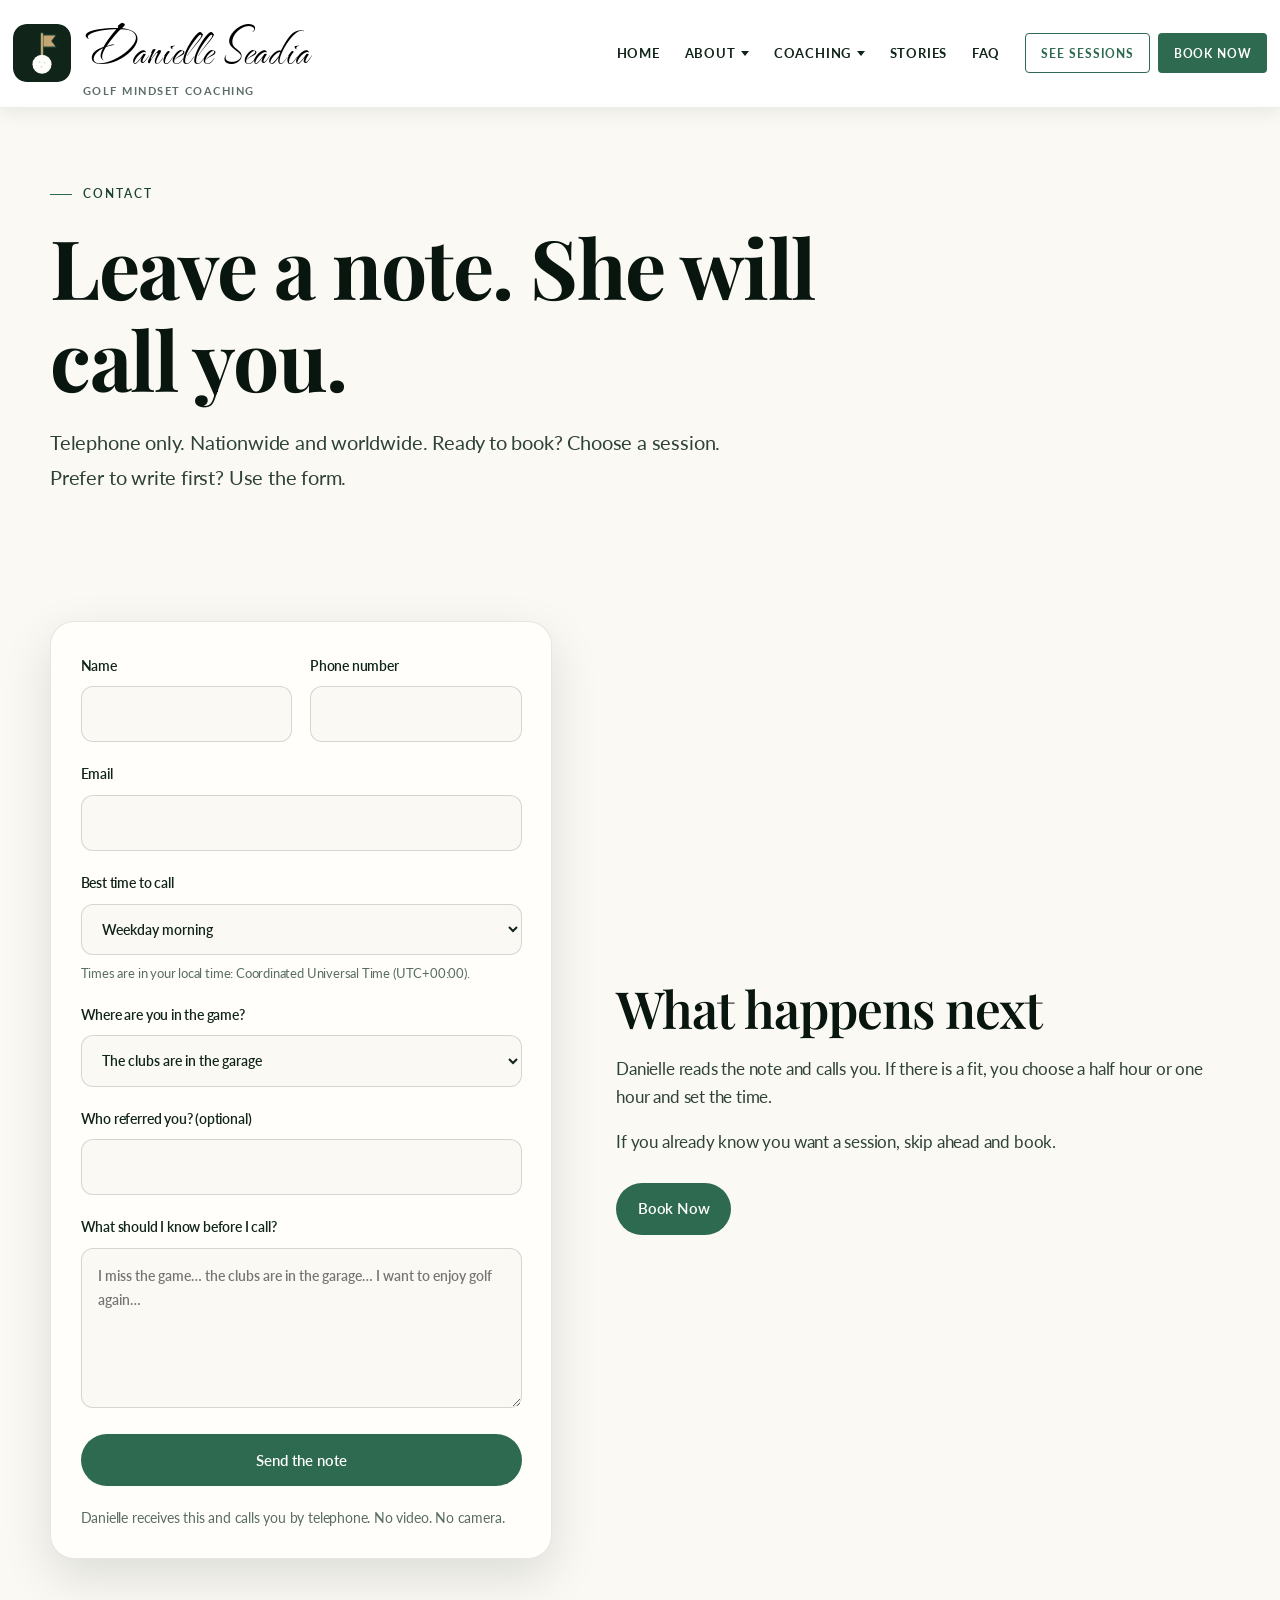
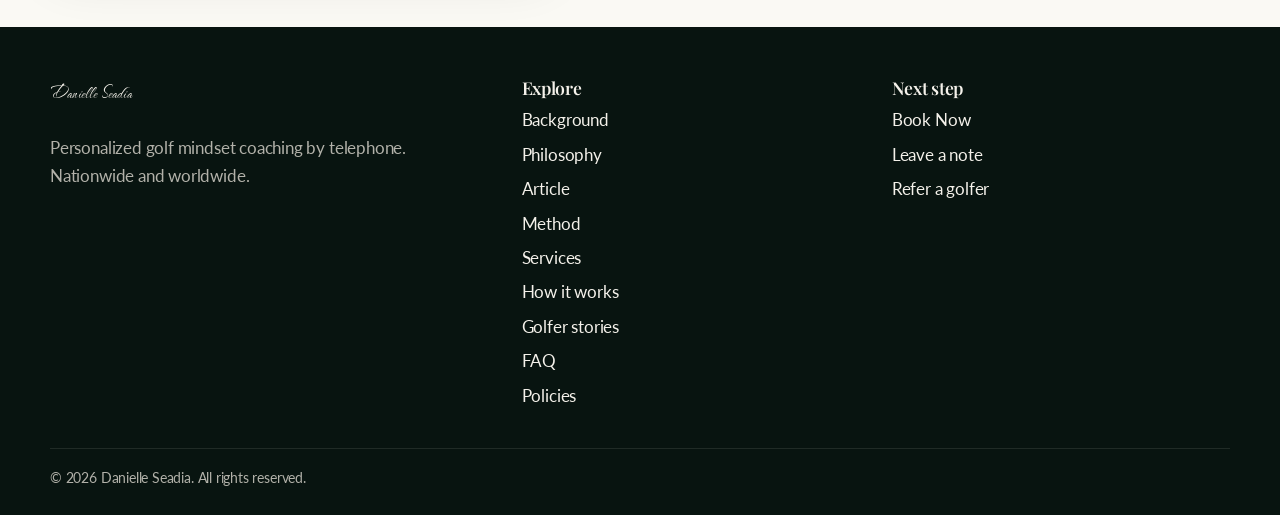
<file: contact.html>
<!DOCTYPE html>
<html lang="en">
<head>
  <meta charset="utf-8">
  <meta name="viewport" content="width=device-width, initial-scale=1">
  <title>Contact Danielle Seadia | Golf Mindset Coaching</title>
  <meta name="description" content="Write Danielle Seadia to book golf mindset coaching by telephone. Nationwide and worldwide.">
  <link rel="canonical" href="https://danielle-golf-mindset.web.app/contact.html">
  <meta name="robots" content="index,follow">
  <meta property="og:title" content="Contact Danielle Seadia | Golf Mindset Coaching">
  <meta property="og:description" content="Write Danielle Seadia to book golf mindset coaching by telephone. Nationwide and worldwide.">
  <meta property="og:type" content="website">
  <meta property="og:url" content="https://danielle-golf-mindset.web.app/contact.html">
  <meta property="og:image" content="https://danielle-golf-mindset.web.app/images/hero.jpg">
  <meta name="twitter:card" content="summary_large_image">
  <link rel="icon" href="/icons/favicon.svg?v=23" type="image/svg+xml">
  <link rel="preconnect" href="https://fonts.googleapis.com">
  <link rel="preconnect" href="https://fonts.gstatic.com" crossorigin>
  <link href="https://fonts.googleapis.com/css2?family=Playfair+Display:ital,wght@0,500;0,600;0,700;1,500;1,600&family=Lato:ital,wght@0,400;0,700;0,900;1,400;1,700&family=The+Nautigal&display=swap" rel="stylesheet">
  <link rel="stylesheet" href="/css/styles.css?v=23">
  
</head>
<body data-page="contact">

  <a class="skip-link" href="#main">Skip to content</a>
  <header class="site-header">
    <div class="header-inner">
      <a class="brand" href="/">
        <img class="brand-mark" src="/icons/favicon.svg?v=23" alt="">
        <span class="brand-text">
          <span class="brand-name"><span class="brand-cap">D</span>anielle <span class="brand-cap">S</span>eadia</span>
          <span class="brand-sub">Golf Mindset Coaching</span>
        </span>
      </a>
      <button class="menu-toggle" type="button" aria-expanded="false" aria-controls="site-nav" aria-label="Open menu">
        <span></span>
      </button>
      
      <nav class="nav" id="site-nav">
        <a href="/" data-nav="index">Home</a>
        <div class="nav-item" data-nav-group="about">
          <button class="nav-trigger" type="button" aria-expanded="false">About</button>
          <div class="nav-drop">
            <a href="/about.html" data-nav="about">Background</a>
            <a href="/philosophy.html" data-nav="philosophy">Philosophy</a>
            <a href="/article.html" data-nav="article">Article</a>
          </div>
        </div>
        <div class="nav-item" data-nav-group="work">
          <button class="nav-trigger" type="button" aria-expanded="false">Coaching</button>
          <div class="nav-drop">
            <a href="/services.html" data-nav="services">Services</a>
            <a href="/process.html" data-nav="process">How it works</a>
            <a href="/method.html" data-nav="method">Method</a>
            <a href="/book.html" data-nav="book">Book Now</a>
          </div>
        </div>
        <a href="/stories.html" data-nav="stories">Stories</a>
        <a href="/faq.html" data-nav="faq">FAQ</a>
        <div class="nav-actions">
          <a class="nav-btn nav-btn-alt" href="/services.html">See sessions</a>
          <a class="nav-btn" href="/book.html" data-nav="book">Book Now</a>
        </div>
      </nav>

    </div>
  </header>

  <main id="main">

    <section class="page-hero">
      <div class="wrap">
        <p class="eyebrow">Contact</p>
        <h1>Leave a note. She will call you.</h1>
        <p class="lede">Telephone only. Nationwide and worldwide. Ready to book? Choose a session. Prefer to write first? Use the form.</p>
      </div>
    </section>
    <section class="section-tight">
      <div class="wrap split">
        
        <form class="form" name="contact" id="contact-form" method="POST" action="https://formsubmit.co/daniellespowerteam@gmail.com">
          <p class="form-success">Got it. Danielle will telephone you. Keep your phone close.</p>
          <div class="form-fields">
            <p class="honeypot">Leave blank <input name="_gotcha" tabindex="-1" autocomplete="off"></p>
            <input type="hidden" name="_next" value="https://danielle-golf-mindset.web.app/thanks.html?from=contact">
            <input type="hidden" name="_redirect" value="https://danielle-golf-mindset.web.app/thanks.html?from=contact">
            <input type="hidden" name="_subject" value="Golf mindset inquiry">
            <input type="hidden" name="_captcha" value="false">
            <input type="hidden" name="_template" value="table">
            
            <label>Name <input name="name" required autocomplete="name"></label>
            <label>Phone number <input type="tel" name="phone" required autocomplete="tel"></label>
            <label>Email <input type="email" name="email" required autocomplete="email"></label>
            
            <input type="hidden" name="timezone" value="">
            <input type="hidden" name="local_time" value="">
            <input type="hidden" name="country" value="">

            
            <label>Best time to call
              <select name="calltime">
                <option>Weekday morning</option>
                <option>Weekday afternoon</option>
                <option>Weekday evening</option>
                <option>Weekend</option>
                <option>Any time</option>
              </select>
              <span class="field-hint" data-local-time>Times are in your local time.</span>
            </label>

            <label>Where are you in the game?
              <select name="season">
                <option>The clubs are in the garage</option>
                <option>I play, but I am not enjoying it</option>
                <option>I want a winner’s mentality</option>
                <option>Somewhere in between</option>
              </select>
            </label>
            <label>Who referred you? (optional)
              <input name="referred" autocomplete="off">
            </label>
            <label>What should I know before I call?
              <textarea name="message" required placeholder="I miss the game… the clubs are in the garage… I want to enjoy golf again…"></textarea>
            </label>

            <button class="btn btn-primary" type="submit">Send the note</button>
            <p class="form-note">Danielle receives this and calls you by telephone. No video. No camera.</p>
          </div>
        </form>

        <div class="prose">
          <h2>What happens next</h2>
          <p>Danielle reads the note and calls you. If there is a fit, you choose a half hour or one hour and set the time.</p>
          <p>If you already know you want a session, skip ahead and book.</p>
          <div class="actions">
            <a class="btn btn-dark" href="/book.html">Book Now</a>
          </div>
        </div>
      </div>
    </section>
    
  </main>

  <footer class="site-footer">
    <div class="wrap footer-grid">
      <div>
        <h3 class="footer-brand"><span class="brand-cap">D</span>anielle <span class="brand-cap">S</span>eadia</h3>
        <p>Personalized golf mindset coaching by telephone. Nationwide and worldwide.</p>
      </div>
      <div>
        <h3>Explore</h3>
        <div class="footer-links">
          <a href="/about.html">Background</a>
          <a href="/philosophy.html">Philosophy</a>
          <a href="/article.html">Article</a>
          <a href="/method.html">Method</a>
          <a href="/services.html">Services</a>
          <a href="/process.html">How it works</a>
          <a href="/stories.html">Golfer stories</a>
          <a href="/faq.html">FAQ</a>
          <a href="/faq.html#policy">Policies</a>
        </div>
      </div>
      <div>
        <h3>Next step</h3>
        <div class="footer-links">
          <a href="/book.html">Book Now</a>
          <a href="/contact.html">Leave a note</a>
          <a href="/book.html#refer">Refer a golfer</a>
        </div>
      </div>
    </div>
    <div class="wrap footer-bottom">
      <span>© 2026 Danielle Seadia. All rights reserved.</span>
    </div>
  </footer>
  <script src="/js/site.js?v=23"></script>

</body>
</html>
</file>
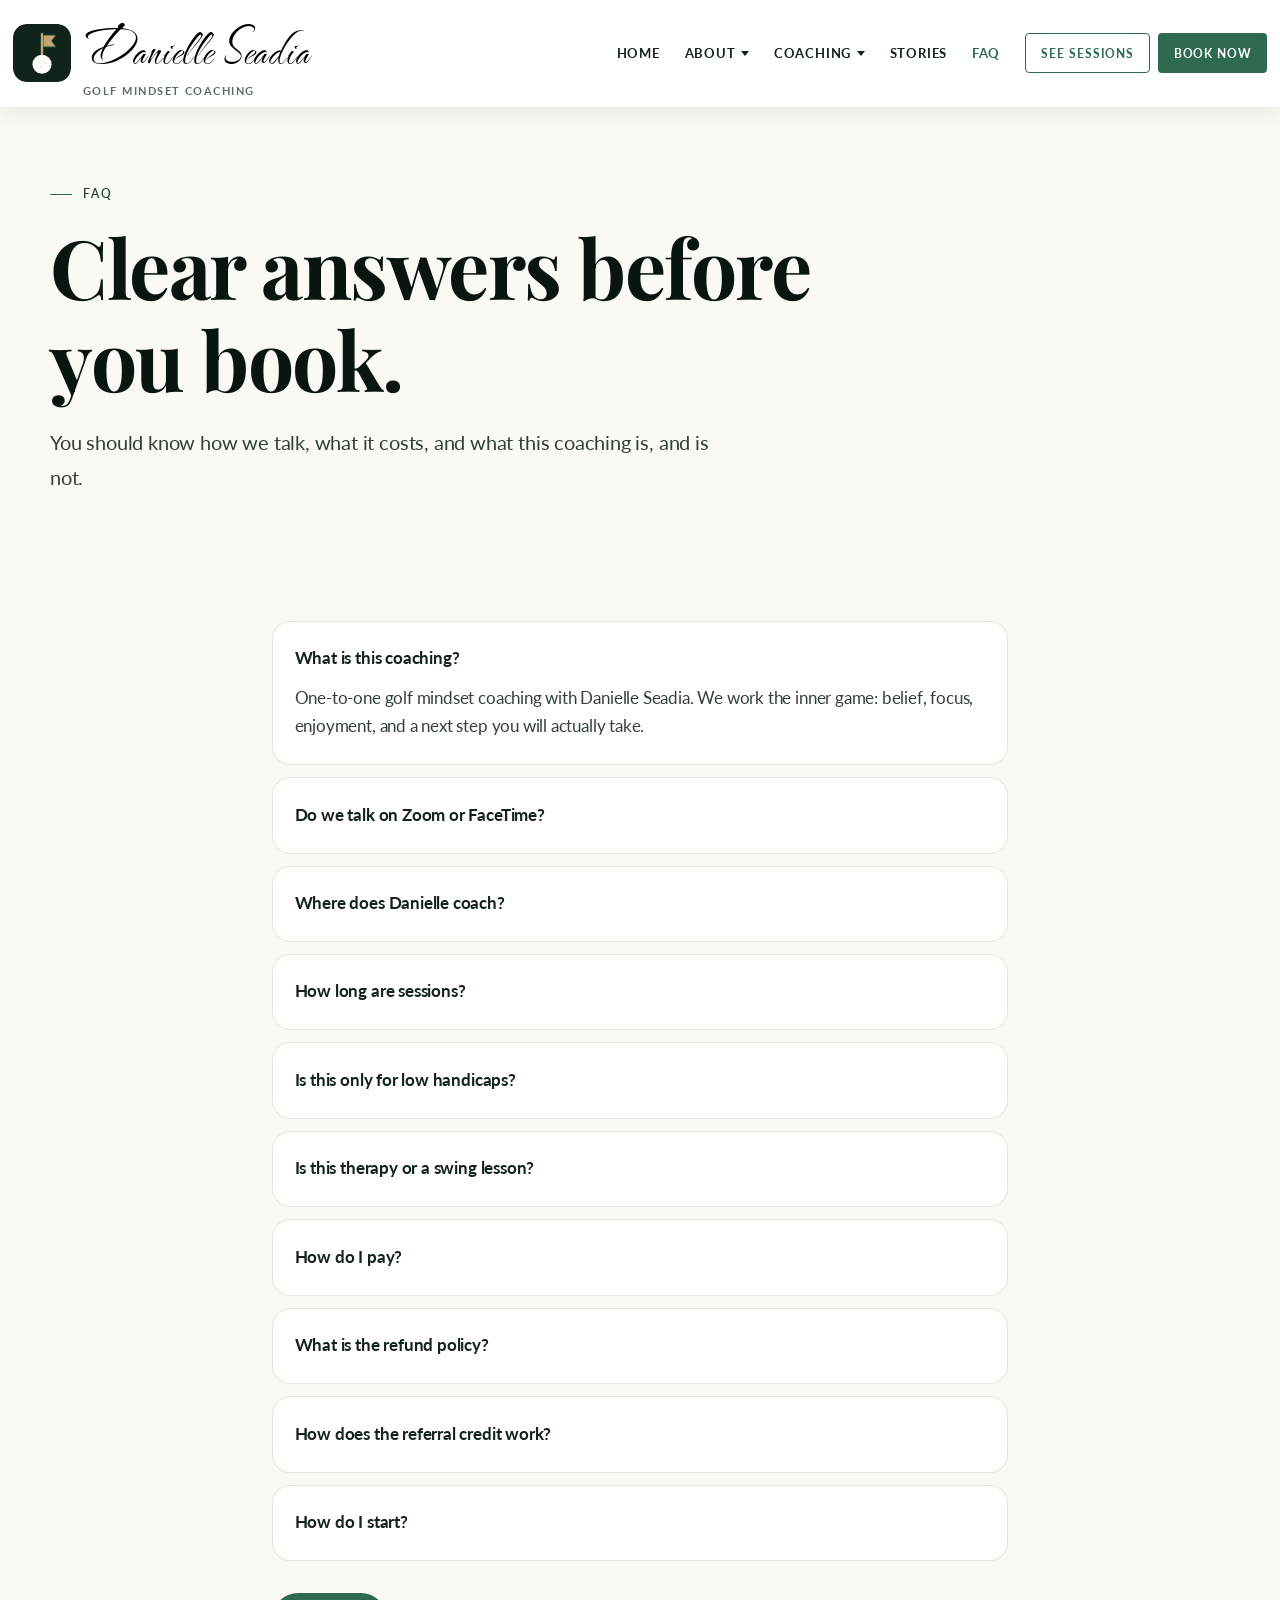
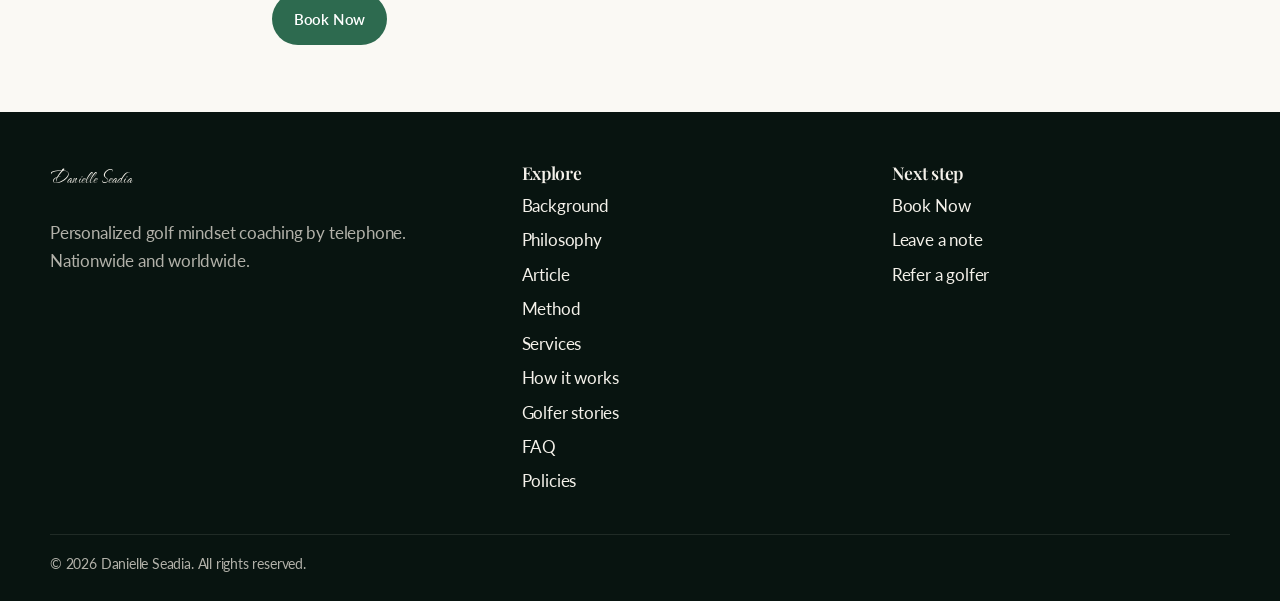
<file: faq.html>
<!DOCTYPE html>
<html lang="en">
<head>
  <meta charset="utf-8">
  <meta name="viewport" content="width=device-width, initial-scale=1">
  <title>Golf Mindset Coaching FAQ | Danielle Seadia</title>
  <meta name="description" content="Answers about Danielle Seadia’s telephone golf mindset coaching: sessions, payment, refunds, worldwide calls, referrals, and how this differs from therapy.">
  <link rel="canonical" href="https://danielle-golf-mindset.web.app/faq.html">
  <meta name="robots" content="index,follow">
  <meta property="og:title" content="Golf Mindset Coaching FAQ | Danielle Seadia">
  <meta property="og:description" content="Answers about Danielle Seadia’s telephone golf mindset coaching: sessions, payment, refunds, worldwide calls, referrals, and how this differs from therapy.">
  <meta property="og:type" content="website">
  <meta property="og:url" content="https://danielle-golf-mindset.web.app/faq.html">
  <meta property="og:image" content="https://danielle-golf-mindset.web.app/images/hero.jpg">
  <meta name="twitter:card" content="summary_large_image">
  <link rel="icon" href="/icons/favicon.svg?v=23" type="image/svg+xml">
  <link rel="preconnect" href="https://fonts.googleapis.com">
  <link rel="preconnect" href="https://fonts.gstatic.com" crossorigin>
  <link href="https://fonts.googleapis.com/css2?family=Playfair+Display:ital,wght@0,500;0,600;0,700;1,500;1,600&family=Lato:ital,wght@0,400;0,700;0,900;1,400;1,700&family=The+Nautigal&display=swap" rel="stylesheet">
  <link rel="stylesheet" href="/css/styles.css?v=23">
  
<script type="application/ld+json">
{
  "@context": "https://schema.org",
  "@type": "FAQPage",
  "mainEntity": [
    {
      "@type": "Question",
      "name": "What is golf mindset coaching with Danielle Seadia?",
      "acceptedAnswer": {
        "@type": "Answer",
        "text": "One-to-one telephone coaching for the inner game of golf. Danielle helps golfers change the thoughts that limit their shots and their enjoyment, then choose a next step they will actually take."
      }
    },
    {
      "@type": "Question",
      "name": "Do I need to be a low handicap?",
      "acceptedAnswer": {
        "@type": "Answer",
        "text": "No. This is for golfers of any ability who want to rediscover the joy."
      }
    },
    {
      "@type": "Question",
      "name": "Where does Danielle coach?",
      "acceptedAnswer": {
        "@type": "Answer",
        "text": "Nationwide and worldwide by telephone. If you can answer a regular phone, you can work with her."
      }
    },
    {
      "@type": "Question",
      "name": "How long are sessions?",
      "acceptedAnswer": {
        "@type": "Answer",
        "text": "Sessions are a half hour or one hour. There is no checkout on the website. Danielle sets up payment on the telephone call. All sales are final. No refunds, because the coaching is personalized."
      }
    },
    {
      "@type": "Question",
      "name": "Are there refunds?",
      "acceptedAnswer": {
        "@type": "Answer",
        "text": "No. All sales are final. There are no refunds. Sessions are personalized coaching, prepared for you."
      }
    },
    {
      "@type": "Question",
      "name": "Is this sports psychology or therapy?",
      "acceptedAnswer": {
        "@type": "Answer",
        "text": "No. This is practical inner-game coaching for golf. It is not clinical therapy and it does not replace a swing instructor."
      }
    }
  ]
}
</script>

</head>
<body data-page="faq">

  <a class="skip-link" href="#main">Skip to content</a>
  <header class="site-header">
    <div class="header-inner">
      <a class="brand" href="/">
        <img class="brand-mark" src="/icons/favicon.svg?v=23" alt="">
        <span class="brand-text">
          <span class="brand-name"><span class="brand-cap">D</span>anielle <span class="brand-cap">S</span>eadia</span>
          <span class="brand-sub">Golf Mindset Coaching</span>
        </span>
      </a>
      <button class="menu-toggle" type="button" aria-expanded="false" aria-controls="site-nav" aria-label="Open menu">
        <span></span>
      </button>
      
      <nav class="nav" id="site-nav">
        <a href="/" data-nav="index">Home</a>
        <div class="nav-item" data-nav-group="about">
          <button class="nav-trigger" type="button" aria-expanded="false">About</button>
          <div class="nav-drop">
            <a href="/about.html" data-nav="about">Background</a>
            <a href="/philosophy.html" data-nav="philosophy">Philosophy</a>
            <a href="/article.html" data-nav="article">Article</a>
          </div>
        </div>
        <div class="nav-item" data-nav-group="work">
          <button class="nav-trigger" type="button" aria-expanded="false">Coaching</button>
          <div class="nav-drop">
            <a href="/services.html" data-nav="services">Services</a>
            <a href="/process.html" data-nav="process">How it works</a>
            <a href="/method.html" data-nav="method">Method</a>
            <a href="/book.html" data-nav="book">Book Now</a>
          </div>
        </div>
        <a href="/stories.html" data-nav="stories">Stories</a>
        <a href="/faq.html" data-nav="faq">FAQ</a>
        <div class="nav-actions">
          <a class="nav-btn nav-btn-alt" href="/services.html">See sessions</a>
          <a class="nav-btn" href="/book.html" data-nav="book">Book Now</a>
        </div>
      </nav>

    </div>
  </header>

  <main id="main">

    <section class="page-hero">
      <div class="wrap">
        <p class="eyebrow">FAQ</p>
        <h1>Clear answers before you book.</h1>
        <p class="lede">You should know how we talk, what it costs, and what this coaching is, and is not.</p>
      </div>
    </section>
    <section class="section-tight">
      <div class="wrap" style="max-width:46rem">
        <details class="faq-item" open>
          <summary>What is this coaching?</summary>
          <p>One-to-one golf mindset coaching with Danielle Seadia. We work the inner game: belief, focus, enjoyment, and a next step you will actually take.</p>
        </details>
        <details class="faq-item">
          <summary>Do we talk on Zoom or FaceTime?</summary>
          <p>No. Telephone only. If you can answer a regular phone, you can do this nationwide or worldwide.</p>
        </details>
        <details class="faq-item">
          <summary>Where does Danielle coach?</summary>
          <p>Nationwide and worldwide by telephone. You do not need to be local.</p>
        </details>
        <details class="faq-item">
          <summary>How long are sessions?</summary>
          <p>Sessions are a half hour or one hour. There is no checkout on the website. Danielle sets up payment when she calls you. All sales are final. No refunds.</p>
        </details>
        <details class="faq-item">
          <summary>Is this only for low handicaps?</summary>
          <p>No. This is for golfers of any ability who want to rediscover the joy.</p>
        </details>
        <details class="faq-item">
          <summary>Is this therapy or a swing lesson?</summary>
          <p>Neither. It is practical inner-game coaching for golf. Bring swing mechanics to a teaching professional. Bring clinical concerns to a qualified mental health professional. Danielle’s doctorate is in metaphysics: inner-game depth, not sport psychology.</p>
        </details>
        <details class="faq-item">
          <summary>How do I pay?</summary>
          <p>There is no checkout on this website. Danielle sets up payment on the telephone when she calls to confirm your session. All sales are final. No refunds, because the coaching is personalized.</p>
        </details>
        <details class="faq-item" id="policy">
          <summary>What is the refund policy?</summary>
          <p>All sales are final. There are no refunds. Sessions are personalized coaching, prepared for you. Please book only when you are ready to take the call.</p>
        </details>
        <details class="faq-item">
          <summary>How does the referral credit work?</summary>
          <p>Use the refer form on the Book page, or have them mention your name when they book. When they book a session, you receive $50 credit toward your next call.</p>
        </details>
        <details class="faq-item">
          <summary>How do I start?</summary>
          <p>Book a half-hour or one-hour session, or leave your name and number on the contact page. Danielle will telephone you.</p>
        </details>
        <div class="actions" style="margin-top:2rem">
          <a class="btn btn-primary" href="/book.html">Book Now</a>
        </div>
      </div>
    </section>
    
  </main>

  <footer class="site-footer">
    <div class="wrap footer-grid">
      <div>
        <h3 class="footer-brand"><span class="brand-cap">D</span>anielle <span class="brand-cap">S</span>eadia</h3>
        <p>Personalized golf mindset coaching by telephone. Nationwide and worldwide.</p>
      </div>
      <div>
        <h3>Explore</h3>
        <div class="footer-links">
          <a href="/about.html">Background</a>
          <a href="/philosophy.html">Philosophy</a>
          <a href="/article.html">Article</a>
          <a href="/method.html">Method</a>
          <a href="/services.html">Services</a>
          <a href="/process.html">How it works</a>
          <a href="/stories.html">Golfer stories</a>
          <a href="/faq.html">FAQ</a>
          <a href="/faq.html#policy">Policies</a>
        </div>
      </div>
      <div>
        <h3>Next step</h3>
        <div class="footer-links">
          <a href="/book.html">Book Now</a>
          <a href="/contact.html">Leave a note</a>
          <a href="/book.html#refer">Refer a golfer</a>
        </div>
      </div>
    </div>
    <div class="wrap footer-bottom">
      <span>© 2026 Danielle Seadia. All rights reserved.</span>
    </div>
  </footer>
  <script src="/js/site.js?v=23"></script>

</body>
</html>
</file>
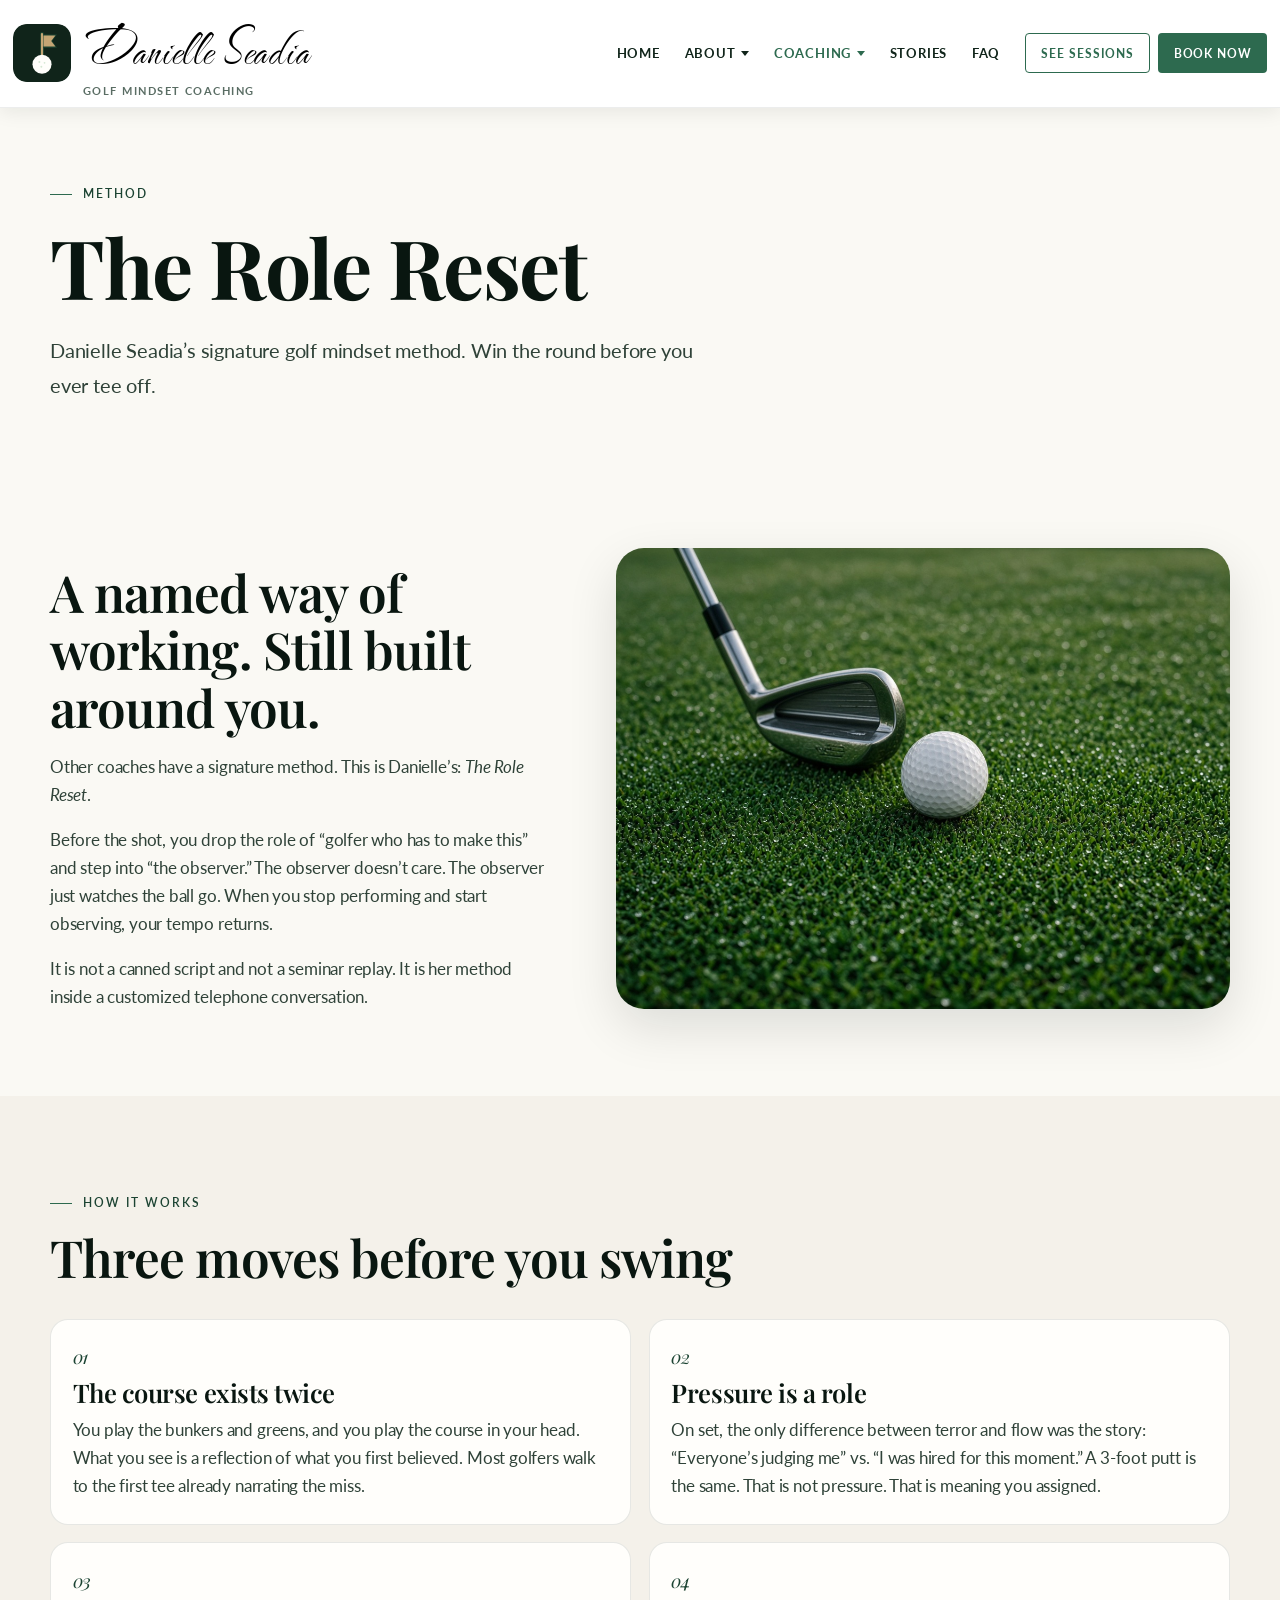
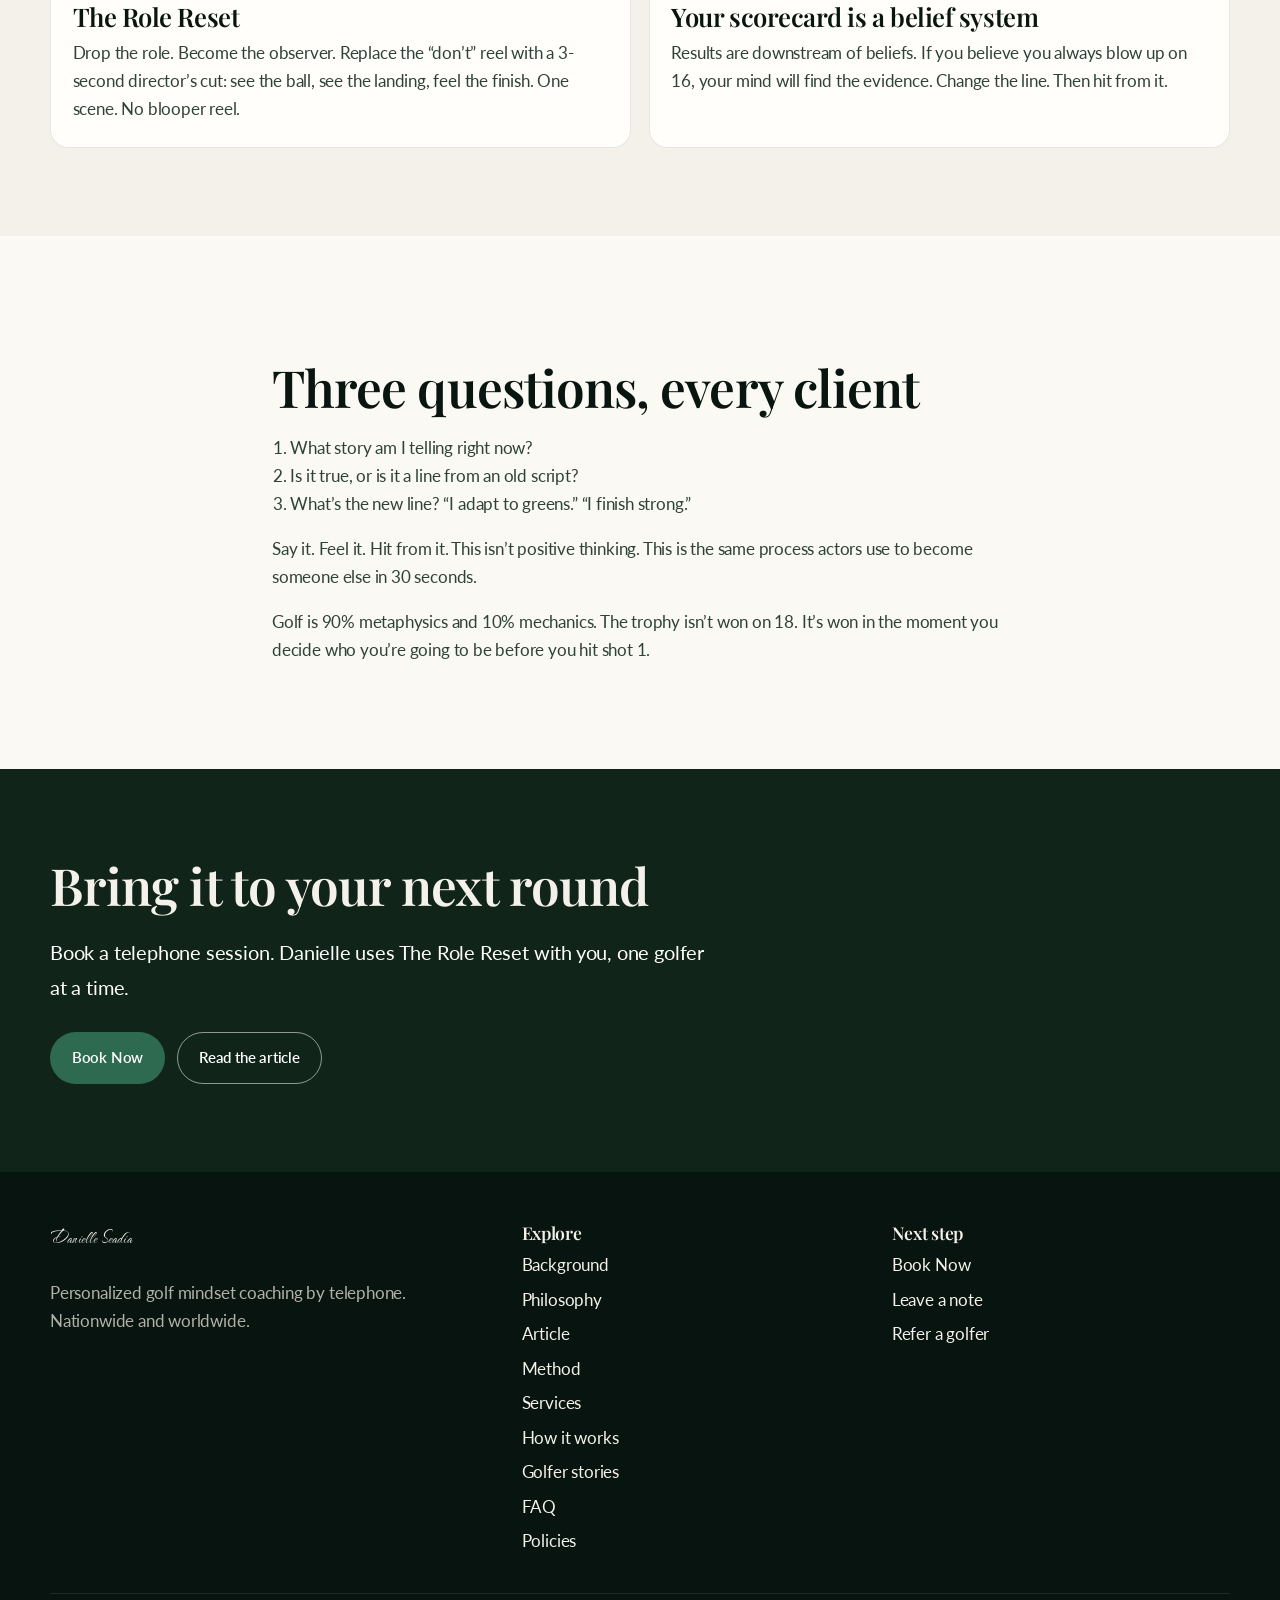
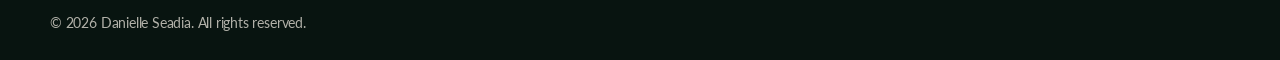
<file: method.html>
<!DOCTYPE html>
<html lang="en">
<head>
  <meta charset="utf-8">
  <meta name="viewport" content="width=device-width, initial-scale=1">
  <title>The Role Reset Method | Danielle Seadia</title>
  <meta name="description" content="The Role Reset is Danielle Seadia’s signature golf mindset method. Drop the role. Become the observer. Then hit.">
  <link rel="canonical" href="https://danielle-golf-mindset.web.app/method.html">
  <meta name="robots" content="index,follow">
  <meta property="og:title" content="The Role Reset Method | Danielle Seadia">
  <meta property="og:description" content="The Role Reset is Danielle Seadia’s signature golf mindset method. Drop the role. Become the observer. Then hit.">
  <meta property="og:type" content="website">
  <meta property="og:url" content="https://danielle-golf-mindset.web.app/method.html">
  <meta property="og:image" content="https://danielle-golf-mindset.web.app/images/hero.jpg">
  <meta name="twitter:card" content="summary_large_image">
  <link rel="icon" href="/icons/favicon.svg?v=23" type="image/svg+xml">
  <link rel="preconnect" href="https://fonts.googleapis.com">
  <link rel="preconnect" href="https://fonts.gstatic.com" crossorigin>
  <link href="https://fonts.googleapis.com/css2?family=Playfair+Display:ital,wght@0,500;0,600;0,700;1,500;1,600&family=Lato:ital,wght@0,400;0,700;0,900;1,400;1,700&family=The+Nautigal&display=swap" rel="stylesheet">
  <link rel="stylesheet" href="/css/styles.css?v=23">
  
</head>
<body data-page="method">

  <a class="skip-link" href="#main">Skip to content</a>
  <header class="site-header">
    <div class="header-inner">
      <a class="brand" href="/">
        <img class="brand-mark" src="/icons/favicon.svg?v=23" alt="">
        <span class="brand-text">
          <span class="brand-name"><span class="brand-cap">D</span>anielle <span class="brand-cap">S</span>eadia</span>
          <span class="brand-sub">Golf Mindset Coaching</span>
        </span>
      </a>
      <button class="menu-toggle" type="button" aria-expanded="false" aria-controls="site-nav" aria-label="Open menu">
        <span></span>
      </button>
      
      <nav class="nav" id="site-nav">
        <a href="/" data-nav="index">Home</a>
        <div class="nav-item" data-nav-group="about">
          <button class="nav-trigger" type="button" aria-expanded="false">About</button>
          <div class="nav-drop">
            <a href="/about.html" data-nav="about">Background</a>
            <a href="/philosophy.html" data-nav="philosophy">Philosophy</a>
            <a href="/article.html" data-nav="article">Article</a>
          </div>
        </div>
        <div class="nav-item" data-nav-group="work">
          <button class="nav-trigger" type="button" aria-expanded="false">Coaching</button>
          <div class="nav-drop">
            <a href="/services.html" data-nav="services">Services</a>
            <a href="/process.html" data-nav="process">How it works</a>
            <a href="/method.html" data-nav="method">Method</a>
            <a href="/book.html" data-nav="book">Book Now</a>
          </div>
        </div>
        <a href="/stories.html" data-nav="stories">Stories</a>
        <a href="/faq.html" data-nav="faq">FAQ</a>
        <div class="nav-actions">
          <a class="nav-btn nav-btn-alt" href="/services.html">See sessions</a>
          <a class="nav-btn" href="/book.html" data-nav="book">Book Now</a>
        </div>
      </nav>

    </div>
  </header>

  <main id="main">

    <section class="page-hero page-hero-long">
      <div class="wrap">
        <p class="eyebrow">Method</p>
        <h1>The Role Reset</h1>
        <p class="lede">Danielle Seadia’s signature golf mindset method. Win the round before you ever tee off.</p>
      </div>
    </section>
    <section class="section-tight">
      <div class="wrap split">
        <div class="prose">
          <h2>A named way of working. Still built around you.</h2>
          <p>Other coaches have a signature method. This is Danielle’s: <em>The Role Reset</em>.</p>
          <p>Before the shot, you drop the role of “golfer who has to make this” and step into “the observer.” The observer doesn’t care. The observer just watches the ball go. When you stop performing and start observing, your tempo returns.</p>
          <p>It is not a canned script and not a seminar replay. It is her method inside a customized telephone conversation.</p>
        </div>
        <div class="frame">
          <img src="/images/practice.jpg" alt="An iron addressing a ball on lush green turf">
        </div>
      </div>
    </section>
    <section class="section bg-cream">
      <div class="wrap">
        <p class="eyebrow">How it works</p>
        <h2>Three moves before you swing</h2>
        <div class="grid-2" style="margin-top:2rem">
          <article class="card">
            <div class="num">01</div>
            <h3>The course exists twice</h3>
            <p>You play the bunkers and greens, and you play the course in your head. What you see is a reflection of what you first believed. Most golfers walk to the first tee already narrating the miss.</p>
          </article>
          <article class="card">
            <div class="num">02</div>
            <h3>Pressure is a role</h3>
            <p>On set, the only difference between terror and flow was the story: “Everyone’s judging me” vs. “I was hired for this moment.” A 3-foot putt is the same. That is not pressure. That is meaning you assigned.</p>
          </article>
          <article class="card">
            <div class="num">03</div>
            <h3>The Role Reset</h3>
            <p>Drop the role. Become the observer. Replace the “don’t” reel with a 3-second director’s cut: see the ball, see the landing, feel the finish. One scene. No blooper reel.</p>
          </article>
          <article class="card">
            <div class="num">04</div>
            <h3>Your scorecard is a belief system</h3>
            <p>Results are downstream of beliefs. If you believe you always blow up on 16, your mind will find the evidence. Change the line. Then hit from it.</p>
          </article>
        </div>
      </div>
    </section>
    <section class="section">
      <div class="wrap prose">
        <h2>Three questions, every client</h2>
        <ol>
          <li>What story am I telling right now?</li>
          <li>Is it true, or is it a line from an old script?</li>
          <li>What’s the new line? “I adapt to greens.” “I finish strong.”</li>
        </ol>
        <p>Say it. Feel it. Hit from it. This isn’t positive thinking. This is the same process actors use to become someone else in 30 seconds.</p>
        <p>Golf is 90% metaphysics and 10% mechanics. The trophy isn’t won on 18. It’s won in the moment you decide who you’re going to be before you hit shot 1.</p>
      </div>
    </section>
    <section class="section bg-forest">
      <div class="wrap">
        <h2>Bring it to your next round</h2>
        <p class="lede">Book a telephone session. Danielle uses The Role Reset with you, one golfer at a time.</p>
        <div class="actions">
          <a class="btn btn-primary" href="/book.html">Book Now</a>
          <a class="btn btn-ghost" href="/article.html">Read the article</a>
        </div>
      </div>
    </section>
    
  </main>

  <footer class="site-footer">
    <div class="wrap footer-grid">
      <div>
        <h3 class="footer-brand"><span class="brand-cap">D</span>anielle <span class="brand-cap">S</span>eadia</h3>
        <p>Personalized golf mindset coaching by telephone. Nationwide and worldwide.</p>
      </div>
      <div>
        <h3>Explore</h3>
        <div class="footer-links">
          <a href="/about.html">Background</a>
          <a href="/philosophy.html">Philosophy</a>
          <a href="/article.html">Article</a>
          <a href="/method.html">Method</a>
          <a href="/services.html">Services</a>
          <a href="/process.html">How it works</a>
          <a href="/stories.html">Golfer stories</a>
          <a href="/faq.html">FAQ</a>
          <a href="/faq.html#policy">Policies</a>
        </div>
      </div>
      <div>
        <h3>Next step</h3>
        <div class="footer-links">
          <a href="/book.html">Book Now</a>
          <a href="/contact.html">Leave a note</a>
          <a href="/book.html#refer">Refer a golfer</a>
        </div>
      </div>
    </div>
    <div class="wrap footer-bottom">
      <span>© 2026 Danielle Seadia. All rights reserved.</span>
    </div>
  </footer>
  <script src="/js/site.js?v=23"></script>

</body>
</html>
</file>
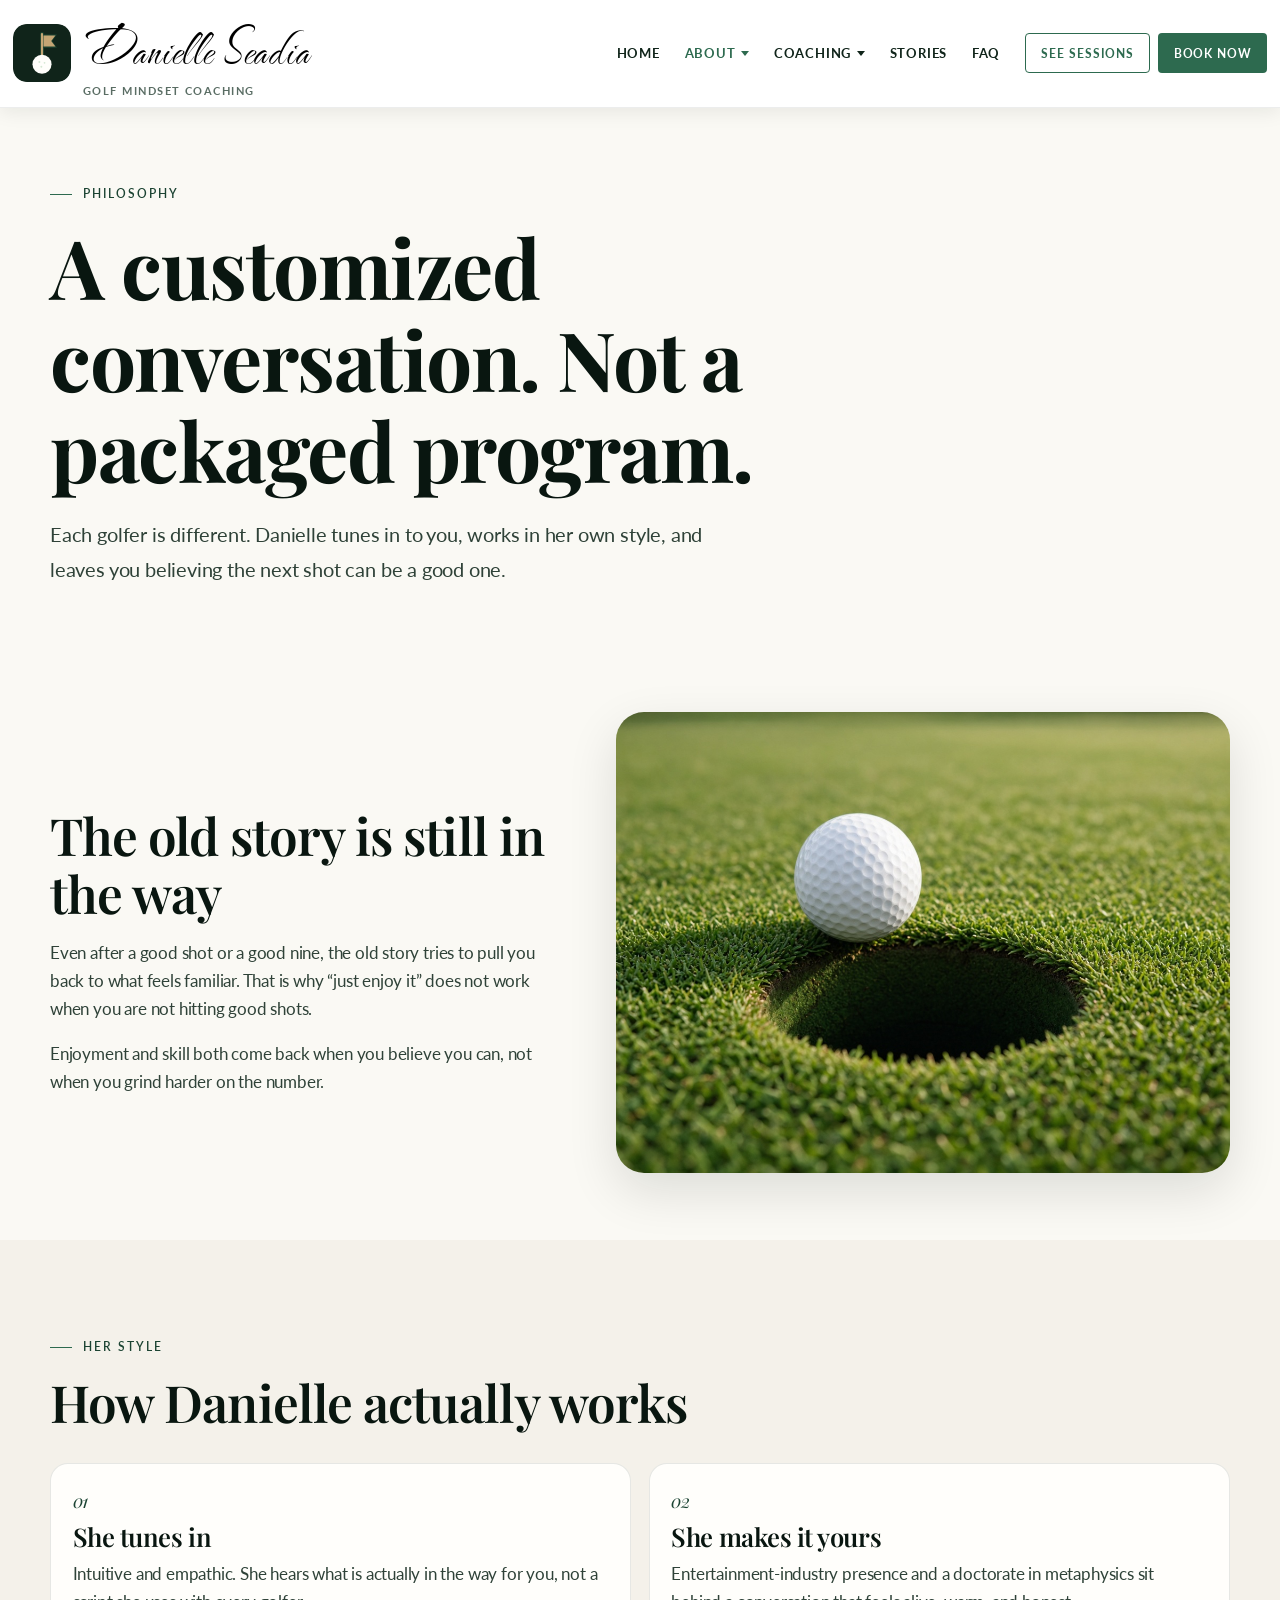
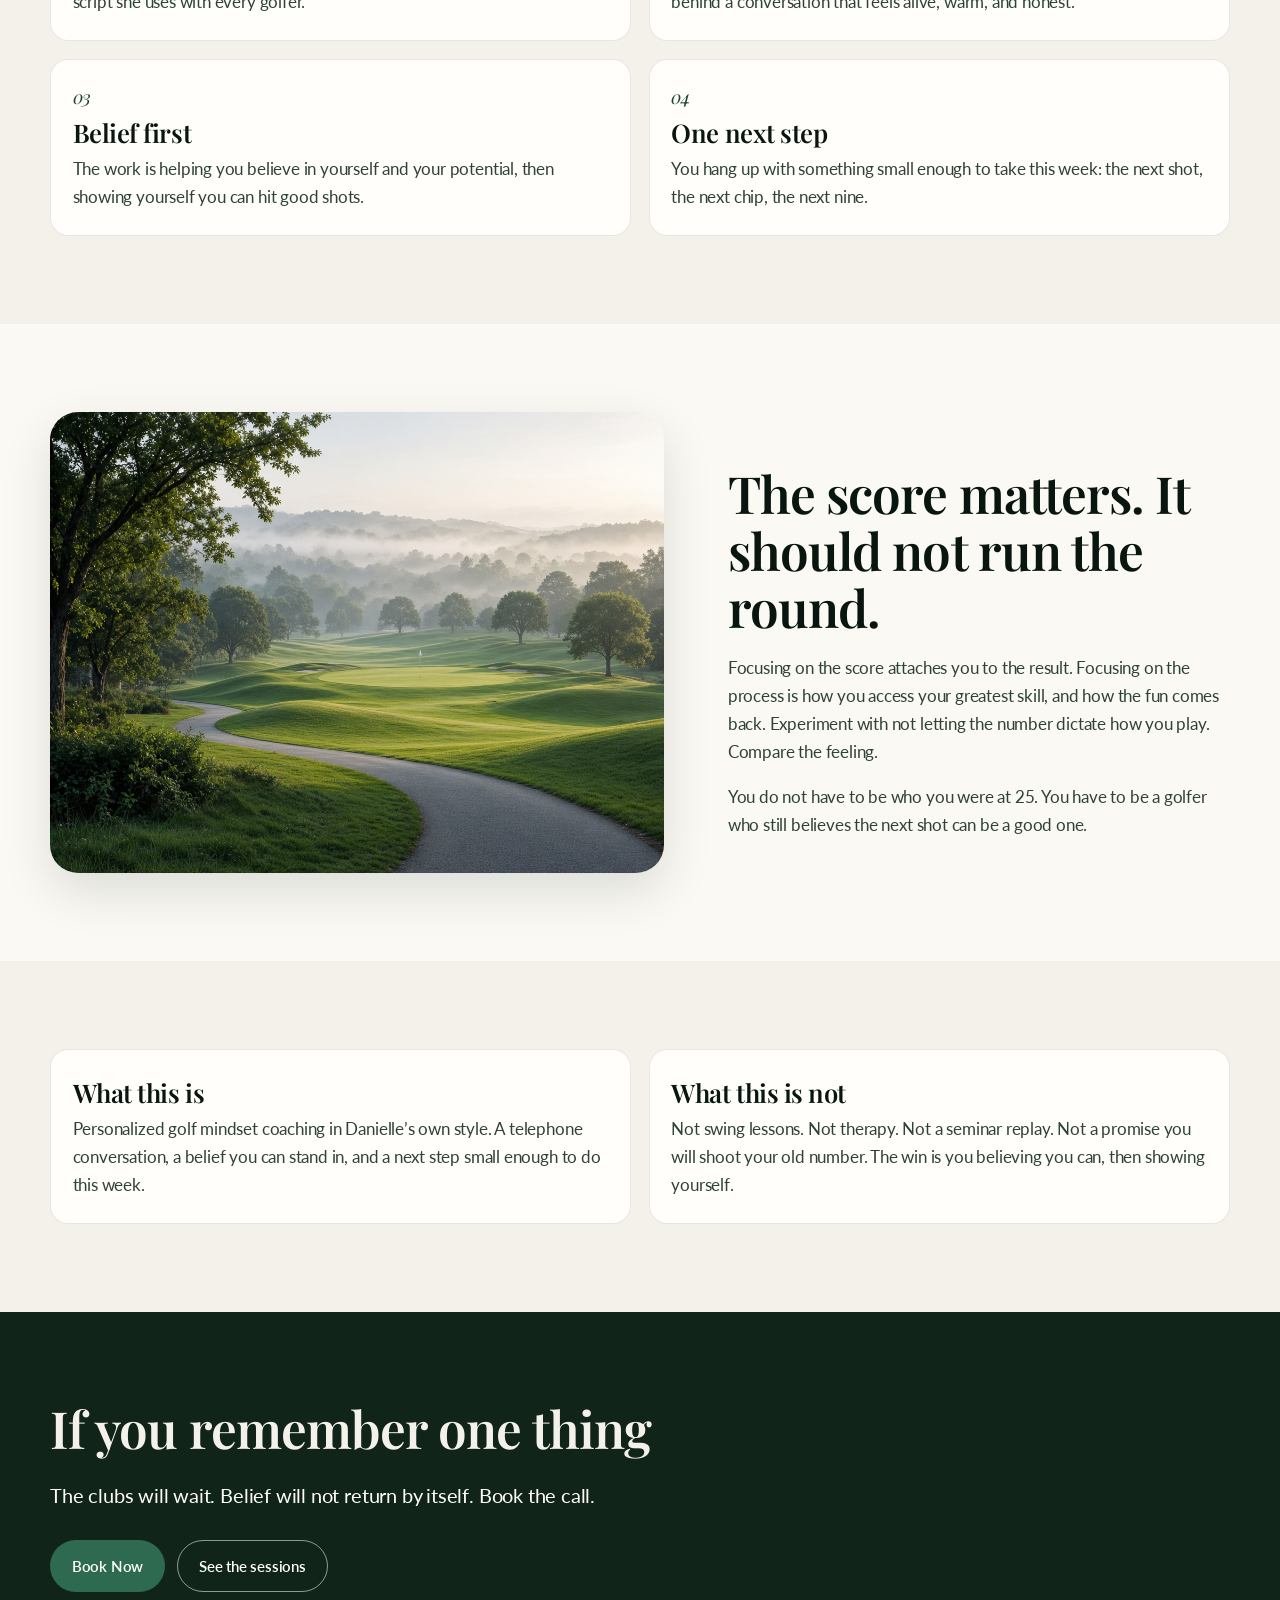
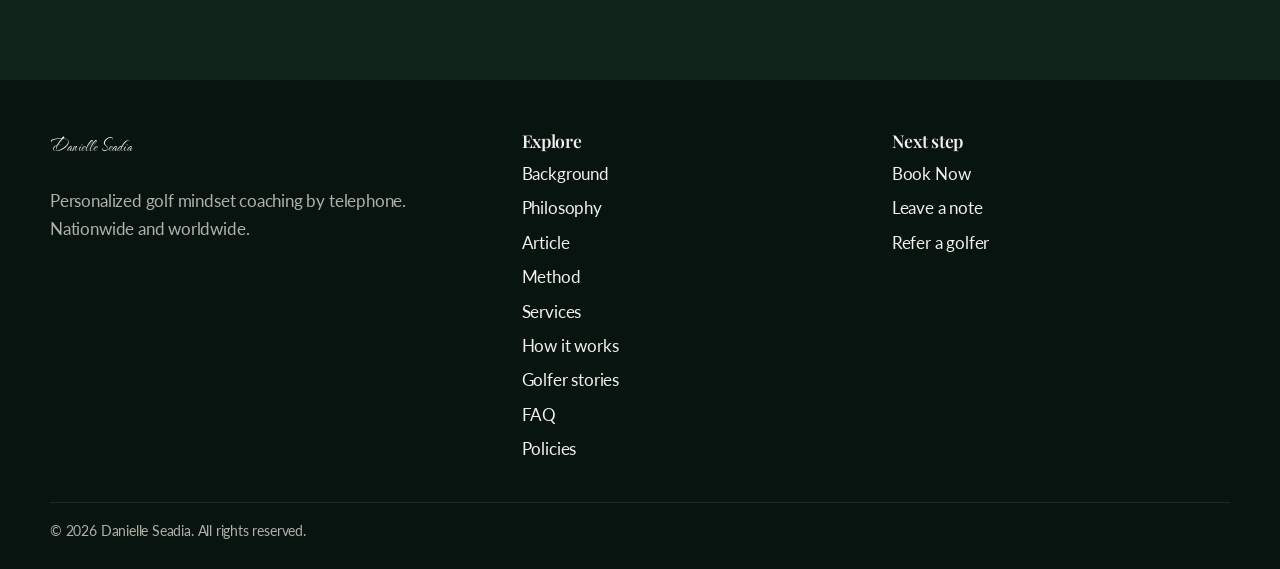
<file: philosophy.html>
<!DOCTYPE html>
<html lang="en">
<head>
  <meta charset="utf-8">
  <meta name="viewport" content="width=device-width, initial-scale=1">
  <title>Golf Mindset Philosophy | Danielle Seadia</title>
  <meta name="description" content="Danielle Seadia’s golf mindset philosophy: a customized conversation, belief in the next shot, and a way back to enjoying the game.">
  <link rel="canonical" href="https://danielle-golf-mindset.web.app/philosophy.html">
  <meta name="robots" content="index,follow">
  <meta property="og:title" content="Golf Mindset Philosophy | Danielle Seadia">
  <meta property="og:description" content="Danielle Seadia’s golf mindset philosophy: a customized conversation, belief in the next shot, and a way back to enjoying the game.">
  <meta property="og:type" content="website">
  <meta property="og:url" content="https://danielle-golf-mindset.web.app/philosophy.html">
  <meta property="og:image" content="https://danielle-golf-mindset.web.app/images/hero.jpg">
  <meta name="twitter:card" content="summary_large_image">
  <link rel="icon" href="/icons/favicon.svg?v=23" type="image/svg+xml">
  <link rel="preconnect" href="https://fonts.googleapis.com">
  <link rel="preconnect" href="https://fonts.gstatic.com" crossorigin>
  <link href="https://fonts.googleapis.com/css2?family=Playfair+Display:ital,wght@0,500;0,600;0,700;1,500;1,600&family=Lato:ital,wght@0,400;0,700;0,900;1,400;1,700&family=The+Nautigal&display=swap" rel="stylesheet">
  <link rel="stylesheet" href="/css/styles.css?v=23">
  
</head>
<body data-page="philosophy">

  <a class="skip-link" href="#main">Skip to content</a>
  <header class="site-header">
    <div class="header-inner">
      <a class="brand" href="/">
        <img class="brand-mark" src="/icons/favicon.svg?v=23" alt="">
        <span class="brand-text">
          <span class="brand-name"><span class="brand-cap">D</span>anielle <span class="brand-cap">S</span>eadia</span>
          <span class="brand-sub">Golf Mindset Coaching</span>
        </span>
      </a>
      <button class="menu-toggle" type="button" aria-expanded="false" aria-controls="site-nav" aria-label="Open menu">
        <span></span>
      </button>
      
      <nav class="nav" id="site-nav">
        <a href="/" data-nav="index">Home</a>
        <div class="nav-item" data-nav-group="about">
          <button class="nav-trigger" type="button" aria-expanded="false">About</button>
          <div class="nav-drop">
            <a href="/about.html" data-nav="about">Background</a>
            <a href="/philosophy.html" data-nav="philosophy">Philosophy</a>
            <a href="/article.html" data-nav="article">Article</a>
          </div>
        </div>
        <div class="nav-item" data-nav-group="work">
          <button class="nav-trigger" type="button" aria-expanded="false">Coaching</button>
          <div class="nav-drop">
            <a href="/services.html" data-nav="services">Services</a>
            <a href="/process.html" data-nav="process">How it works</a>
            <a href="/method.html" data-nav="method">Method</a>
            <a href="/book.html" data-nav="book">Book Now</a>
          </div>
        </div>
        <a href="/stories.html" data-nav="stories">Stories</a>
        <a href="/faq.html" data-nav="faq">FAQ</a>
        <div class="nav-actions">
          <a class="nav-btn nav-btn-alt" href="/services.html">See sessions</a>
          <a class="nav-btn" href="/book.html" data-nav="book">Book Now</a>
        </div>
      </nav>

    </div>
  </header>

  <main id="main">

    <section class="page-hero">
      <div class="wrap">
        <p class="eyebrow">Philosophy</p>
        <h1>A customized conversation. Not a packaged program.</h1>
        <p class="lede">Each golfer is different. Danielle tunes in to you, works in her own style, and leaves you believing the next shot can be a good one.</p>
      </div>
    </section>
    <section class="section-tight">
      <div class="wrap split">
        <div class="prose">
          <h2>The old story is still in the way</h2>
          <p>Even after a good shot or a good nine, the old story tries to pull you back to what feels familiar. That is why “just enjoy it” does not work when you are not hitting good shots.</p>
          <p>Enjoyment and skill both come back when you believe you can, not when you grind harder on the number.</p>
        </div>
        <div class="frame">
          <img src="/images/golfer.jpg" alt="A golf ball balanced on the edge of the hole">
        </div>
      </div>
    </section>
    <section class="section bg-cream">
      <div class="wrap">
        <p class="eyebrow">Her style</p>
        <h2>How Danielle actually works</h2>
        <div class="grid-2" style="margin-top:2rem">
          <article class="card">
            <div class="num">01</div>
            <h3>She tunes in</h3>
            <p>Intuitive and empathic. She hears what is actually in the way for you, not a script she uses with every golfer.</p>
          </article>
          <article class="card">
            <div class="num">02</div>
            <h3>She makes it yours</h3>
            <p>Entertainment-industry presence and a doctorate in metaphysics sit behind a conversation that feels alive, warm, and honest.</p>
          </article>
          <article class="card">
            <div class="num">03</div>
            <h3>Belief first</h3>
            <p>The work is helping you believe in yourself and your potential, then showing yourself you can hit good shots.</p>
          </article>
          <article class="card">
            <div class="num">04</div>
            <h3>One next step</h3>
            <p>You hang up with something small enough to take this week: the next shot, the next chip, the next nine.</p>
          </article>
        </div>
      </div>
    </section>
    <section class="section">
      <div class="wrap split reverse">
        <div class="frame">
          <img src="/images/course.jpg" alt="A rolling golf course in morning light">
        </div>
        <div class="prose">
          <h2>The score matters. It should not run the round.</h2>
          <p>Focusing on the score attaches you to the result. Focusing on the process is how you access your greatest skill, and how the fun comes back. Experiment with not letting the number dictate how you play. Compare the feeling.</p>
          <p>You do not have to be who you were at 25. You have to be a golfer who still believes the next shot can be a good one.</p>
        </div>
      </div>
    </section>
    <section class="section bg-cream">
      <div class="wrap grid-2">
        <article class="card">
          <h3>What this is</h3>
          <p>Personalized golf mindset coaching in Danielle’s own style. A telephone conversation, a belief you can stand in, and a next step small enough to do this week.</p>
        </article>
        <article class="card">
          <h3>What this is not</h3>
          <p>Not swing lessons. Not therapy. Not a seminar replay. Not a promise you will shoot your old number. The win is you believing you can, then showing yourself.</p>
        </article>
      </div>
    </section>
    <section class="section bg-forest">
      <div class="wrap">
        <h2>If you remember one thing</h2>
        <p class="lede">The clubs will wait. Belief will not return by itself. Book the call.</p>
        <div class="actions">
          <a class="btn btn-primary" href="/book.html">Book Now</a>
          <a class="btn btn-ghost" href="/services.html">See the sessions</a>
        </div>
      </div>
    </section>
    
  </main>

  <footer class="site-footer">
    <div class="wrap footer-grid">
      <div>
        <h3 class="footer-brand"><span class="brand-cap">D</span>anielle <span class="brand-cap">S</span>eadia</h3>
        <p>Personalized golf mindset coaching by telephone. Nationwide and worldwide.</p>
      </div>
      <div>
        <h3>Explore</h3>
        <div class="footer-links">
          <a href="/about.html">Background</a>
          <a href="/philosophy.html">Philosophy</a>
          <a href="/article.html">Article</a>
          <a href="/method.html">Method</a>
          <a href="/services.html">Services</a>
          <a href="/process.html">How it works</a>
          <a href="/stories.html">Golfer stories</a>
          <a href="/faq.html">FAQ</a>
          <a href="/faq.html#policy">Policies</a>
        </div>
      </div>
      <div>
        <h3>Next step</h3>
        <div class="footer-links">
          <a href="/book.html">Book Now</a>
          <a href="/contact.html">Leave a note</a>
          <a href="/book.html#refer">Refer a golfer</a>
        </div>
      </div>
    </div>
    <div class="wrap footer-bottom">
      <span>© 2026 Danielle Seadia. All rights reserved.</span>
    </div>
  </footer>
  <script src="/js/site.js?v=23"></script>

</body>
</html>
</file>
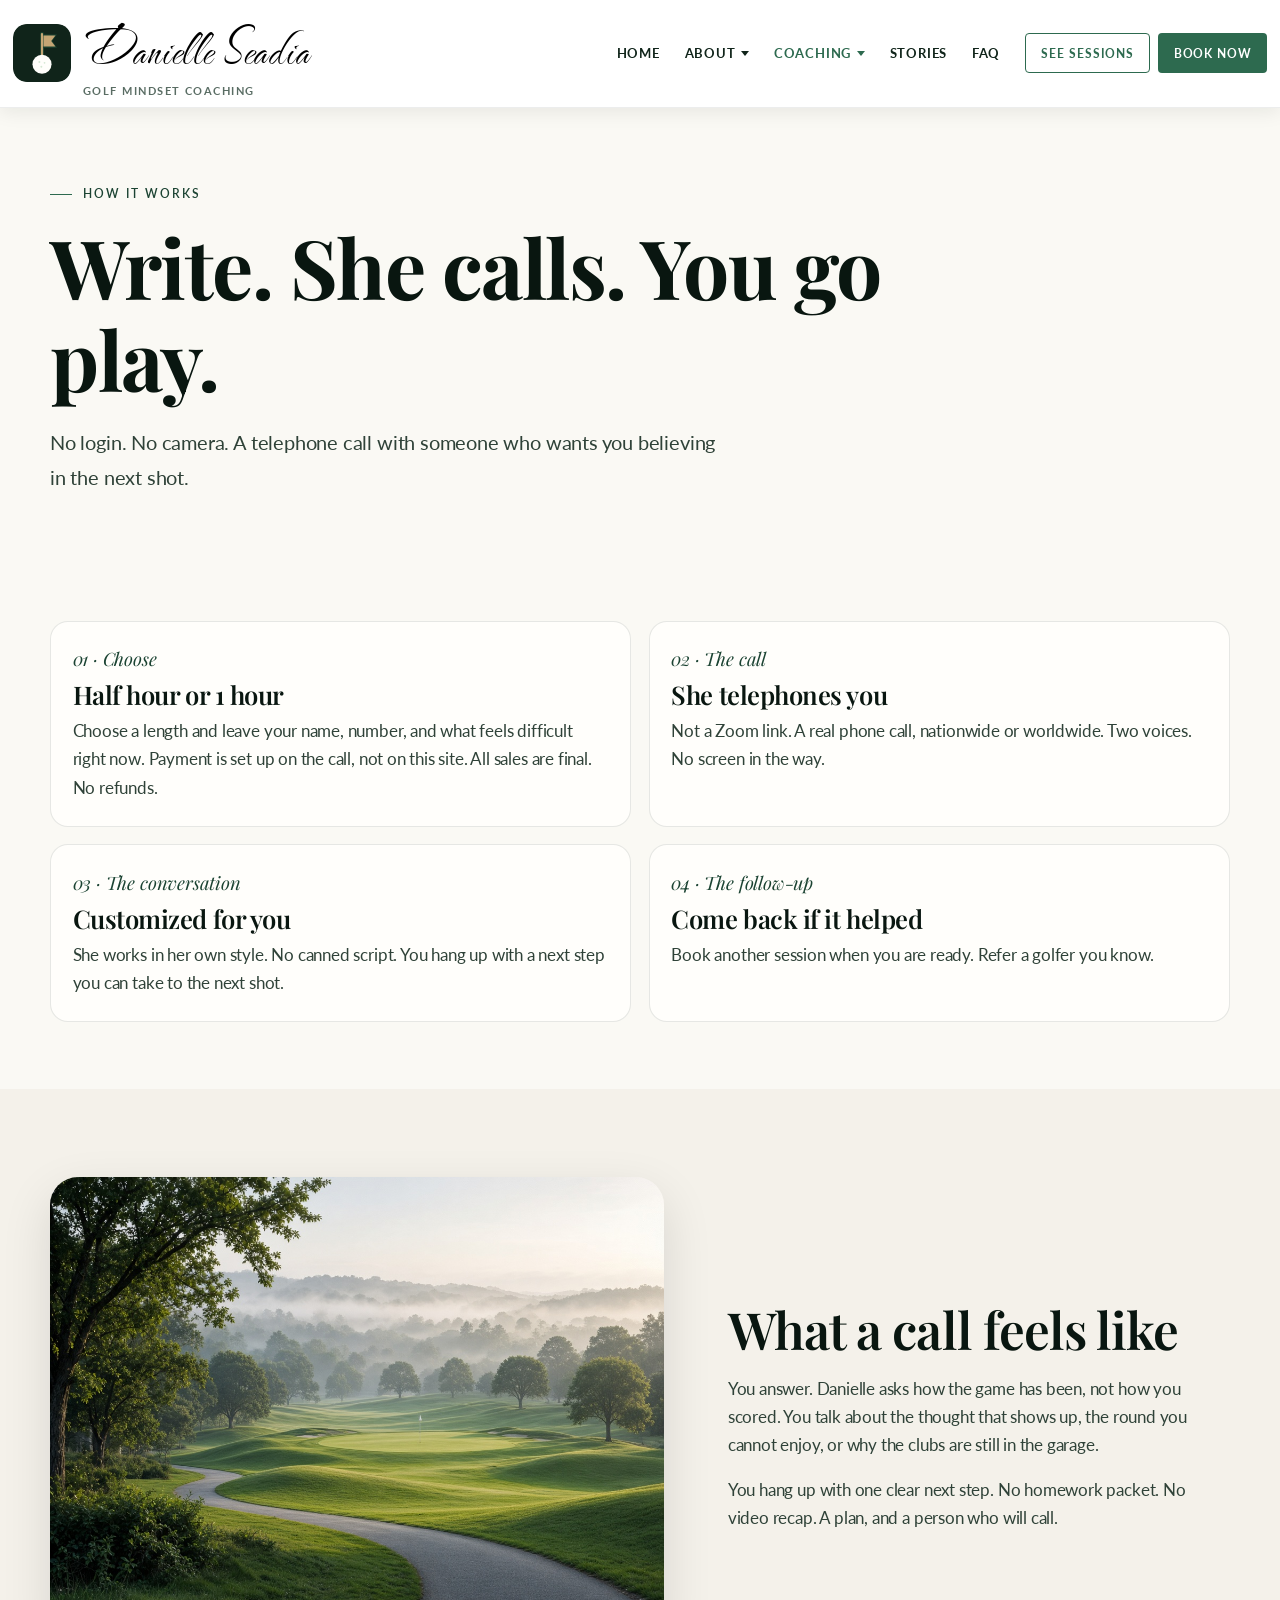
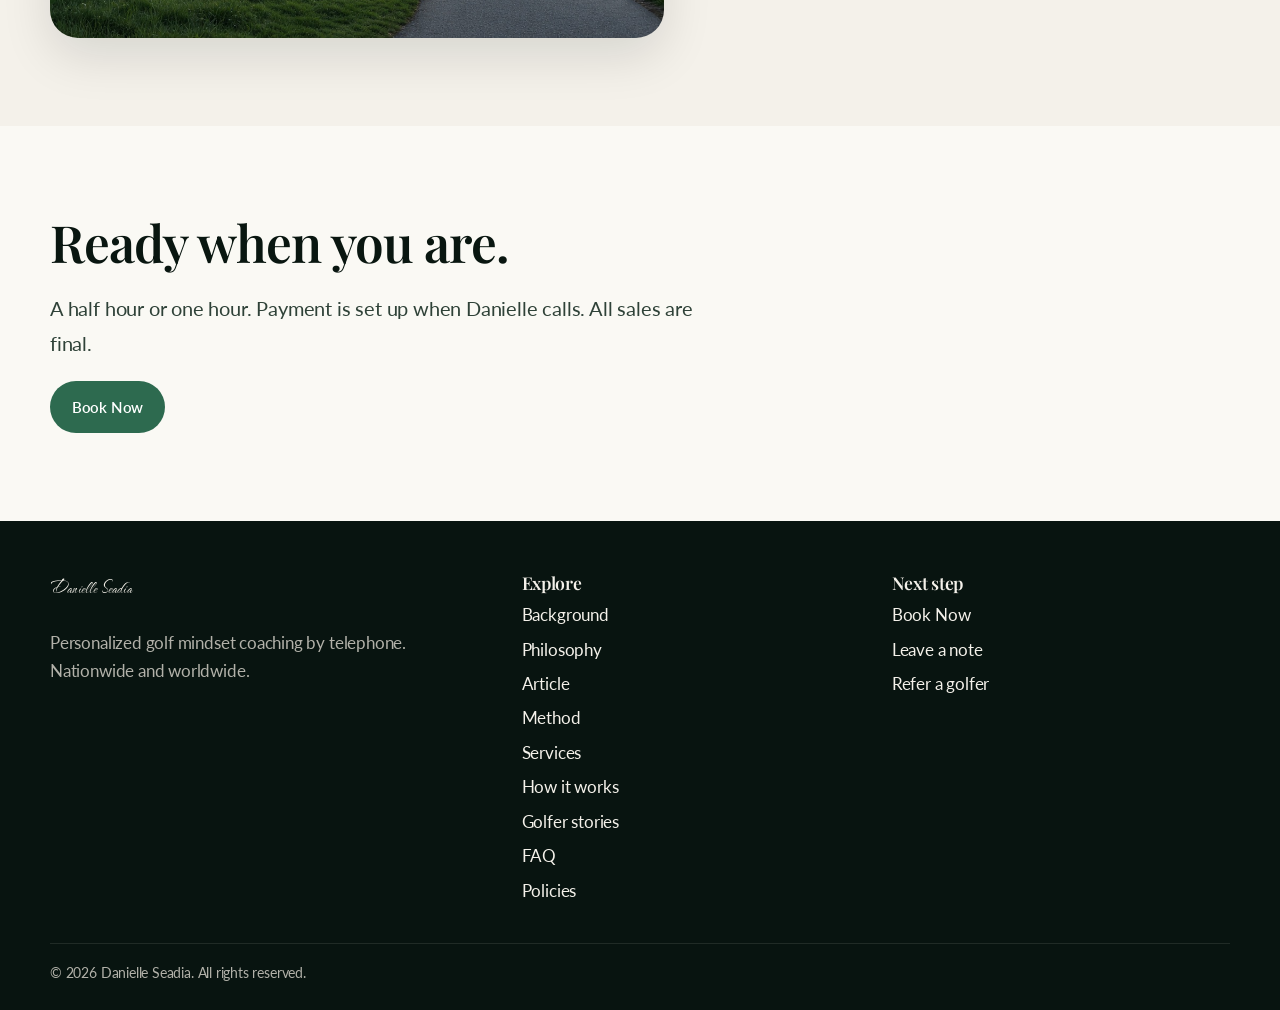
<file: process.html>
<!DOCTYPE html>
<html lang="en">
<head>
  <meta charset="utf-8">
  <meta name="viewport" content="width=device-width, initial-scale=1">
  <title>How Golf Mindset Coaching Works | Danielle Seadia</title>
  <meta name="description" content="How Danielle Seadia’s telephone golf mindset sessions work: choose a length, leave your details, she calls, you leave with one next step.">
  <link rel="canonical" href="https://danielle-golf-mindset.web.app/process.html">
  <meta name="robots" content="index,follow">
  <meta property="og:title" content="How Golf Mindset Coaching Works | Danielle Seadia">
  <meta property="og:description" content="How Danielle Seadia’s telephone golf mindset sessions work: choose a length, leave your details, she calls, you leave with one next step.">
  <meta property="og:type" content="website">
  <meta property="og:url" content="https://danielle-golf-mindset.web.app/process.html">
  <meta property="og:image" content="https://danielle-golf-mindset.web.app/images/hero.jpg">
  <meta name="twitter:card" content="summary_large_image">
  <link rel="icon" href="/icons/favicon.svg?v=23" type="image/svg+xml">
  <link rel="preconnect" href="https://fonts.googleapis.com">
  <link rel="preconnect" href="https://fonts.gstatic.com" crossorigin>
  <link href="https://fonts.googleapis.com/css2?family=Playfair+Display:ital,wght@0,500;0,600;0,700;1,500;1,600&family=Lato:ital,wght@0,400;0,700;0,900;1,400;1,700&family=The+Nautigal&display=swap" rel="stylesheet">
  <link rel="stylesheet" href="/css/styles.css?v=23">
  
</head>
<body data-page="process">

  <a class="skip-link" href="#main">Skip to content</a>
  <header class="site-header">
    <div class="header-inner">
      <a class="brand" href="/">
        <img class="brand-mark" src="/icons/favicon.svg?v=23" alt="">
        <span class="brand-text">
          <span class="brand-name"><span class="brand-cap">D</span>anielle <span class="brand-cap">S</span>eadia</span>
          <span class="brand-sub">Golf Mindset Coaching</span>
        </span>
      </a>
      <button class="menu-toggle" type="button" aria-expanded="false" aria-controls="site-nav" aria-label="Open menu">
        <span></span>
      </button>
      
      <nav class="nav" id="site-nav">
        <a href="/" data-nav="index">Home</a>
        <div class="nav-item" data-nav-group="about">
          <button class="nav-trigger" type="button" aria-expanded="false">About</button>
          <div class="nav-drop">
            <a href="/about.html" data-nav="about">Background</a>
            <a href="/philosophy.html" data-nav="philosophy">Philosophy</a>
            <a href="/article.html" data-nav="article">Article</a>
          </div>
        </div>
        <div class="nav-item" data-nav-group="work">
          <button class="nav-trigger" type="button" aria-expanded="false">Coaching</button>
          <div class="nav-drop">
            <a href="/services.html" data-nav="services">Services</a>
            <a href="/process.html" data-nav="process">How it works</a>
            <a href="/method.html" data-nav="method">Method</a>
            <a href="/book.html" data-nav="book">Book Now</a>
          </div>
        </div>
        <a href="/stories.html" data-nav="stories">Stories</a>
        <a href="/faq.html" data-nav="faq">FAQ</a>
        <div class="nav-actions">
          <a class="nav-btn nav-btn-alt" href="/services.html">See sessions</a>
          <a class="nav-btn" href="/book.html" data-nav="book">Book Now</a>
        </div>
      </nav>

    </div>
  </header>

  <main id="main">

    <section class="page-hero">
      <div class="wrap">
        <p class="eyebrow">How it works</p>
        <h1>Write. She calls. You go play.</h1>
        <p class="lede">No login. No camera. A telephone call with someone who wants you believing in the next shot.</p>
      </div>
    </section>
    <section class="section-tight">
      <div class="wrap grid-2">
        <article class="hole">
          <div class="num">01 · Choose</div>
          <h3>Half hour or 1 hour</h3>
          <p>Choose a length and leave your name, number, and what feels difficult right now. Payment is set up on the call, not on this site. All sales are final. No refunds.</p>
        </article>
        <article class="hole">
          <div class="num">02 · The call</div>
          <h3>She telephones you</h3>
          <p>Not a Zoom link. A real phone call, nationwide or worldwide. Two voices. No screen in the way.</p>
        </article>
        <article class="hole">
          <div class="num">03 · The conversation</div>
          <h3>Customized for you</h3>
          <p>She works in her own style. No canned script. You hang up with a next step you can take to the next shot.</p>
        </article>
        <article class="hole">
          <div class="num">04 · The follow-up</div>
          <h3>Come back if it helped</h3>
          <p>Book another session when you are ready. Refer a golfer you know.</p>
        </article>
      </div>
    </section>
    <section class="section bg-cream">
      <div class="wrap split reverse">
        <div class="frame">
          <img src="/images/course.jpg" alt="A winding path across a quiet golf course">
        </div>
        <div class="prose">
          <h2>What a call feels like</h2>
          <p>You answer. Danielle asks how the game has been, not how you scored. You talk about the thought that shows up, the round you cannot enjoy, or why the clubs are still in the garage.</p>
          <p>You hang up with one clear next step. No homework packet. No video recap. A plan, and a person who will call.</p>
        </div>
      </div>
    </section>
    <section class="section">
      <div class="wrap">
        <h2>Ready when you are.</h2>
        <p class="lede">A half hour or one hour. Payment is set up when Danielle calls. All sales are final.</p>
        <a class="btn btn-primary" href="/book.html">Book Now</a>
      </div>
    </section>
    
  </main>

  <footer class="site-footer">
    <div class="wrap footer-grid">
      <div>
        <h3 class="footer-brand"><span class="brand-cap">D</span>anielle <span class="brand-cap">S</span>eadia</h3>
        <p>Personalized golf mindset coaching by telephone. Nationwide and worldwide.</p>
      </div>
      <div>
        <h3>Explore</h3>
        <div class="footer-links">
          <a href="/about.html">Background</a>
          <a href="/philosophy.html">Philosophy</a>
          <a href="/article.html">Article</a>
          <a href="/method.html">Method</a>
          <a href="/services.html">Services</a>
          <a href="/process.html">How it works</a>
          <a href="/stories.html">Golfer stories</a>
          <a href="/faq.html">FAQ</a>
          <a href="/faq.html#policy">Policies</a>
        </div>
      </div>
      <div>
        <h3>Next step</h3>
        <div class="footer-links">
          <a href="/book.html">Book Now</a>
          <a href="/contact.html">Leave a note</a>
          <a href="/book.html#refer">Refer a golfer</a>
        </div>
      </div>
    </div>
    <div class="wrap footer-bottom">
      <span>© 2026 Danielle Seadia. All rights reserved.</span>
    </div>
  </footer>
  <script src="/js/site.js?v=23"></script>

</body>
</html>
</file>
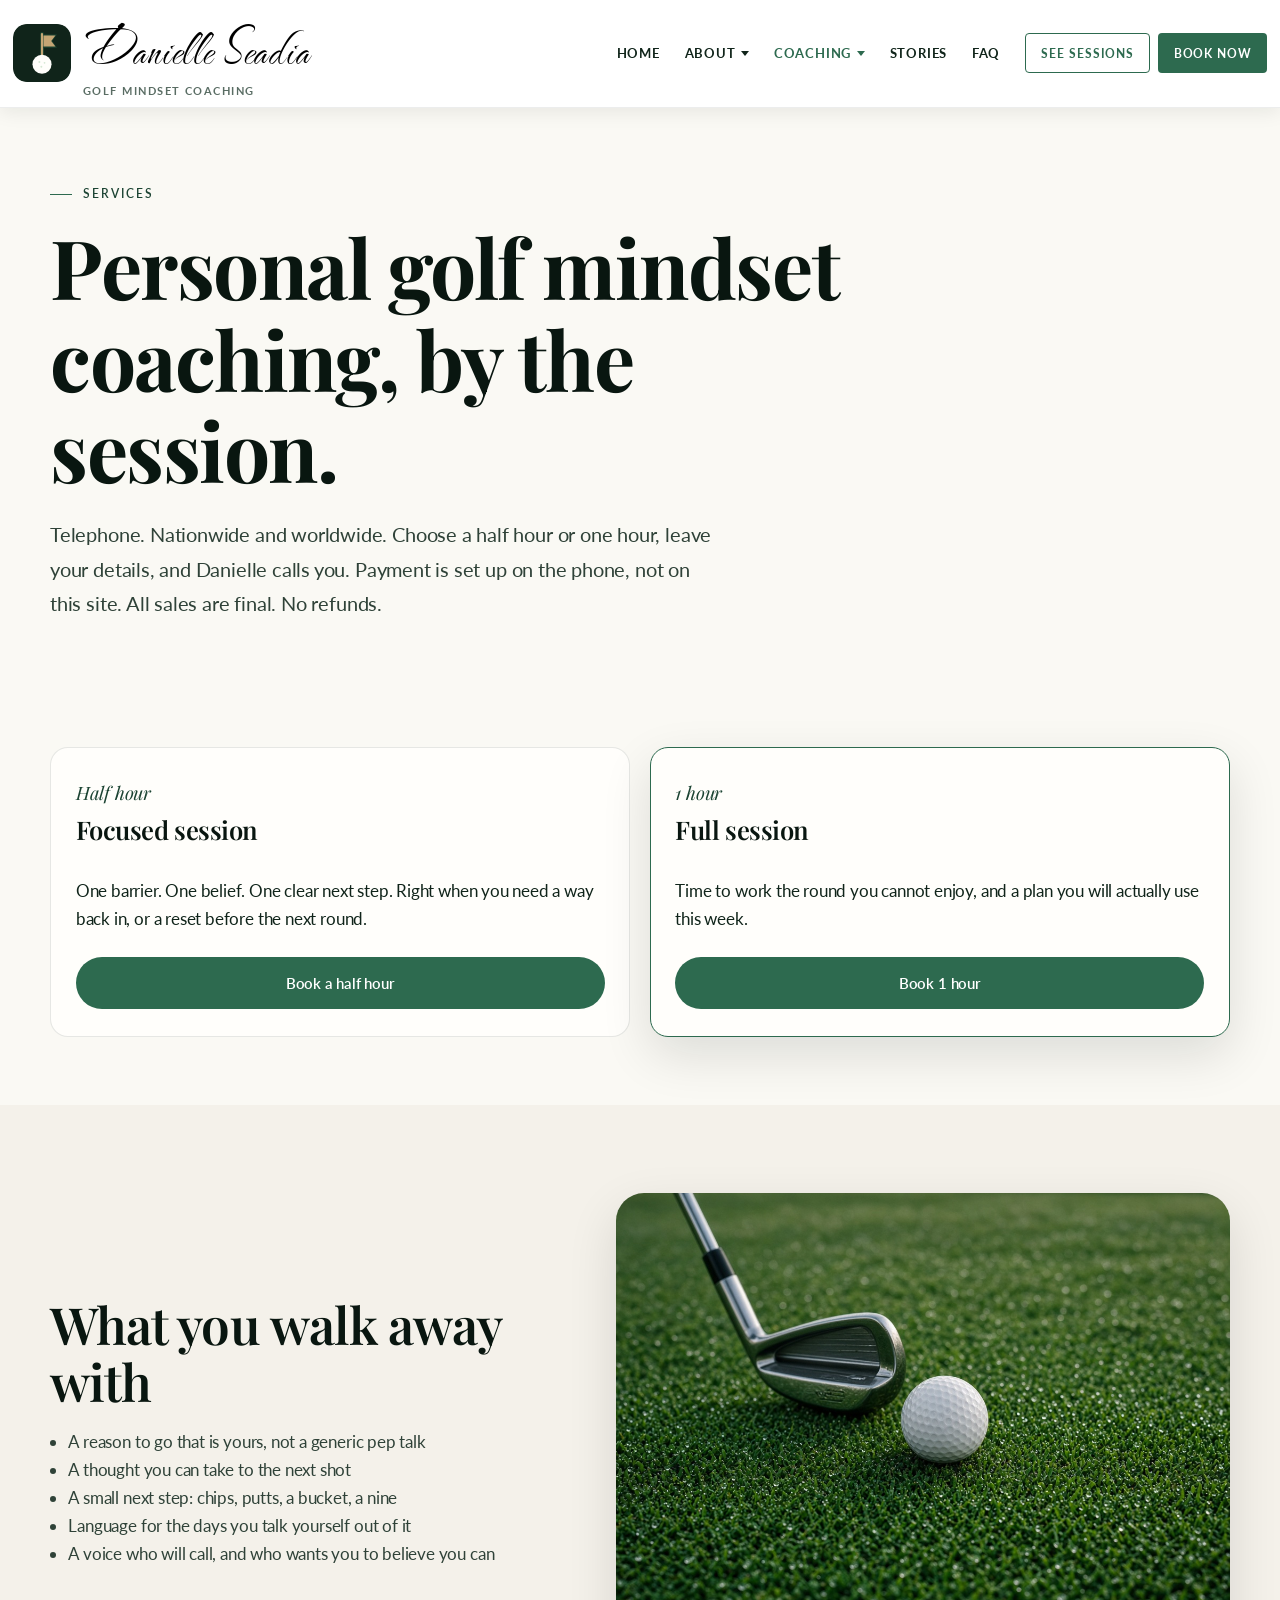
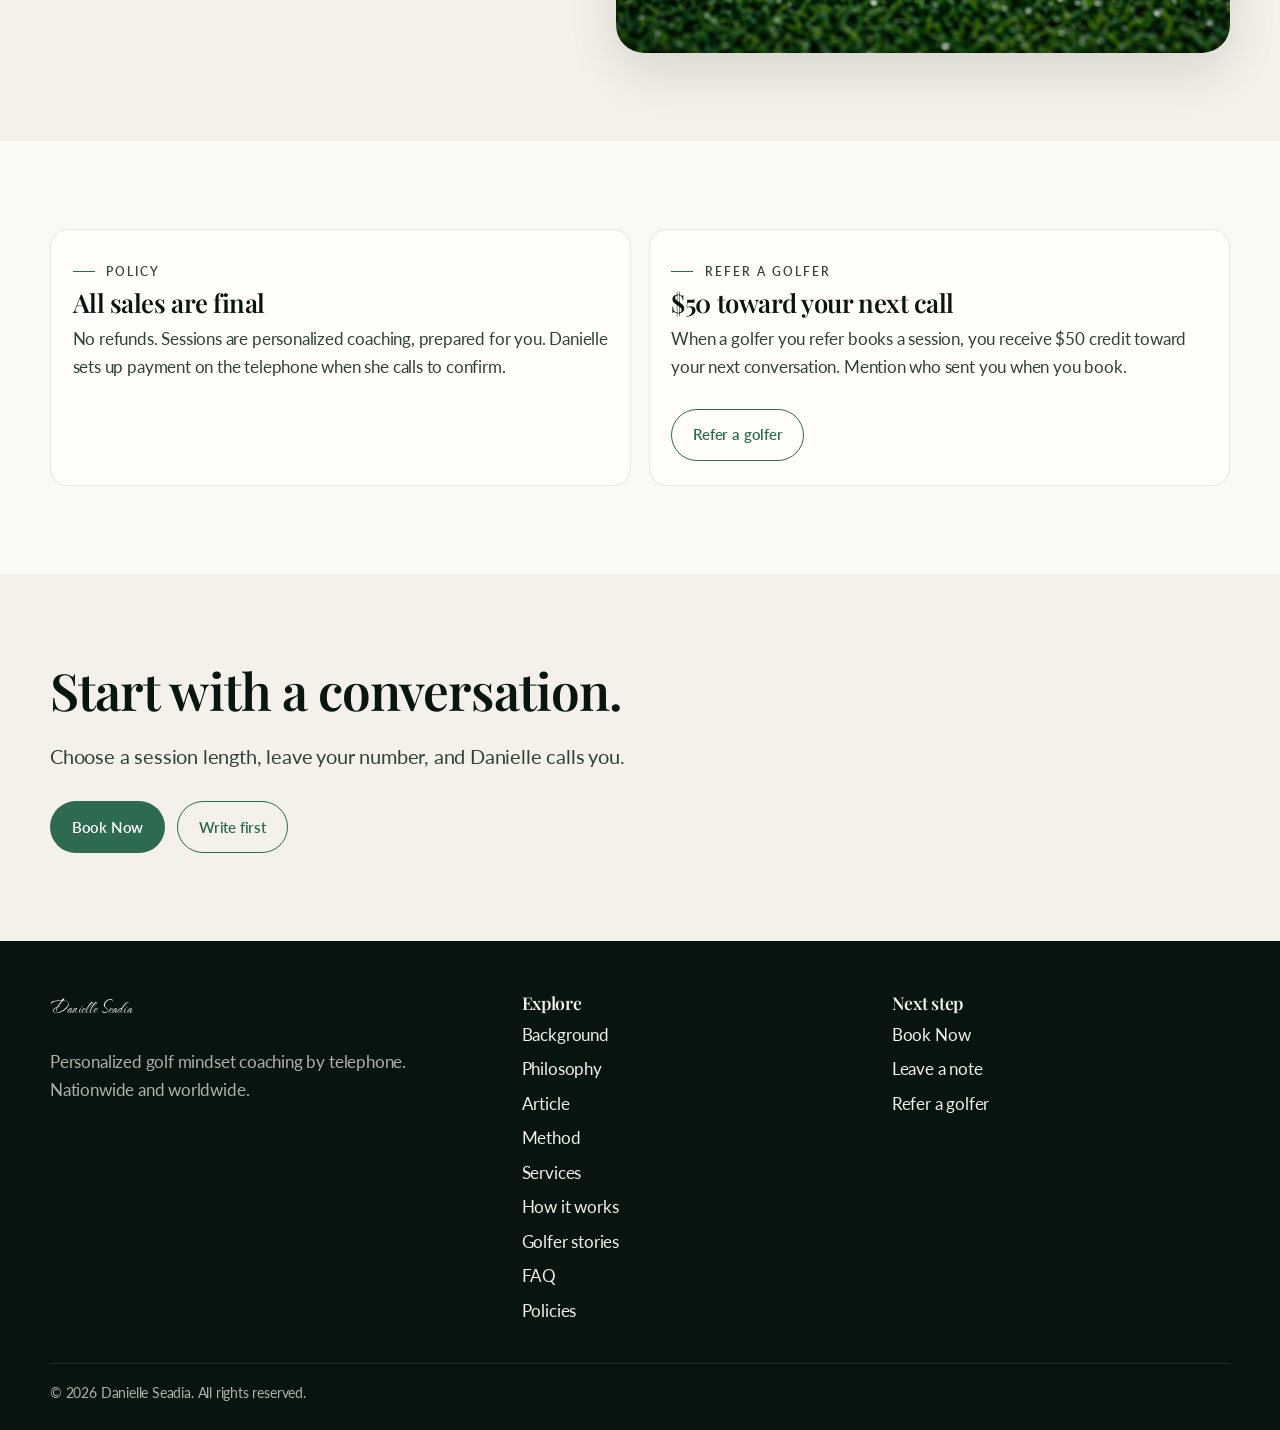
<file: services.html>
<!DOCTYPE html>
<html lang="en">
<head>
  <meta charset="utf-8">
  <meta name="viewport" content="width=device-width, initial-scale=1">
  <title>Golf Mindset Sessions | Half hour or 1 hour | Danielle Seadia</title>
  <meta name="description" content="Book a half-hour or one-hour telephone golf mindset session with Danielle Seadia. Payment is arranged on the call.">
  <link rel="canonical" href="https://danielle-golf-mindset.web.app/services.html">
  <meta name="robots" content="index,follow">
  <meta property="og:title" content="Golf Mindset Sessions | Half hour or 1 hour | Danielle Seadia">
  <meta property="og:description" content="Book a half-hour or one-hour telephone golf mindset session with Danielle Seadia. Payment is arranged on the call.">
  <meta property="og:type" content="website">
  <meta property="og:url" content="https://danielle-golf-mindset.web.app/services.html">
  <meta property="og:image" content="https://danielle-golf-mindset.web.app/images/hero.jpg">
  <meta name="twitter:card" content="summary_large_image">
  <link rel="icon" href="/icons/favicon.svg?v=23" type="image/svg+xml">
  <link rel="preconnect" href="https://fonts.googleapis.com">
  <link rel="preconnect" href="https://fonts.gstatic.com" crossorigin>
  <link href="https://fonts.googleapis.com/css2?family=Playfair+Display:ital,wght@0,500;0,600;0,700;1,500;1,600&family=Lato:ital,wght@0,400;0,700;0,900;1,400;1,700&family=The+Nautigal&display=swap" rel="stylesheet">
  <link rel="stylesheet" href="/css/styles.css?v=23">
  
</head>
<body data-page="services">

  <a class="skip-link" href="#main">Skip to content</a>
  <header class="site-header">
    <div class="header-inner">
      <a class="brand" href="/">
        <img class="brand-mark" src="/icons/favicon.svg?v=23" alt="">
        <span class="brand-text">
          <span class="brand-name"><span class="brand-cap">D</span>anielle <span class="brand-cap">S</span>eadia</span>
          <span class="brand-sub">Golf Mindset Coaching</span>
        </span>
      </a>
      <button class="menu-toggle" type="button" aria-expanded="false" aria-controls="site-nav" aria-label="Open menu">
        <span></span>
      </button>
      
      <nav class="nav" id="site-nav">
        <a href="/" data-nav="index">Home</a>
        <div class="nav-item" data-nav-group="about">
          <button class="nav-trigger" type="button" aria-expanded="false">About</button>
          <div class="nav-drop">
            <a href="/about.html" data-nav="about">Background</a>
            <a href="/philosophy.html" data-nav="philosophy">Philosophy</a>
            <a href="/article.html" data-nav="article">Article</a>
          </div>
        </div>
        <div class="nav-item" data-nav-group="work">
          <button class="nav-trigger" type="button" aria-expanded="false">Coaching</button>
          <div class="nav-drop">
            <a href="/services.html" data-nav="services">Services</a>
            <a href="/process.html" data-nav="process">How it works</a>
            <a href="/method.html" data-nav="method">Method</a>
            <a href="/book.html" data-nav="book">Book Now</a>
          </div>
        </div>
        <a href="/stories.html" data-nav="stories">Stories</a>
        <a href="/faq.html" data-nav="faq">FAQ</a>
        <div class="nav-actions">
          <a class="nav-btn nav-btn-alt" href="/services.html">See sessions</a>
          <a class="nav-btn" href="/book.html" data-nav="book">Book Now</a>
        </div>
      </nav>

    </div>
  </header>

  <main id="main">

    <section class="page-hero">
      <div class="wrap">
        <p class="eyebrow">Services</p>
        <h1>Personal golf mindset coaching, by the session.</h1>
        <p class="lede">Telephone. Nationwide and worldwide. Choose a half hour or one hour, leave your details, and Danielle calls you. Payment is set up on the phone, not on this site. All sales are final. No refunds.</p>
      </div>
    </section>
    <section class="section-tight">
      <div class="wrap price-grid">
        <article class="price-card">
          <div class="num">Half hour</div>
          <h3>Focused session</h3>
          <p>One barrier. One belief. One clear next step. Right when you need a way back in, or a reset before the next round.</p>
          <a class="btn btn-dark" href="/book.html#session">Book a half hour</a>
        </article>
        <article class="price-card featured">
          <div class="num">1 hour</div>
          <h3>Full session</h3>
          <p>Time to work the round you cannot enjoy, and a plan you will actually use this week.</p>
          <a class="btn btn-primary" href="/book.html#session">Book 1 hour</a>
        </article>
      </div>
    </section>
    <section class="section bg-cream">
      <div class="wrap split">
        <div class="prose">
          <h2>What you walk away with</h2>
          <ul>
            <li>A reason to go that is yours, not a generic pep talk</li>
            <li>A thought you can take to the next shot</li>
            <li>A small next step: chips, putts, a bucket, a nine</li>
            <li>Language for the days you talk yourself out of it</li>
            <li>A voice who will call, and who wants you to believe you can</li>
          </ul>
        </div>
        <div class="frame">
          <img src="/images/practice.jpg" alt="Clubface behind a golf ball on the grass">
        </div>
      </div>
    </section>
    <section class="section">
      <div class="wrap grid-2">
        <article class="card">
          <p class="eyebrow">Policy</p>
          <h3>All sales are final</h3>
          <p>No refunds. Sessions are personalized coaching, prepared for you. Danielle sets up payment on the telephone when she calls to confirm.</p>
        </article>
        <article class="card">
          <p class="eyebrow">Refer a golfer</p>
          <h3>$50 toward your next call</h3>
          <p>When a golfer you refer books a session, you receive $50 credit toward your next conversation. Mention who sent you when you book.</p>
          <div class="actions">
            <a class="btn btn-outline" href="/book.html#refer">Refer a golfer</a>
          </div>
        </article>
      </div>
    </section>
    <section class="section bg-cream">
      <div class="wrap">
        <h2>Start with a conversation.</h2>
        <p class="lede">Choose a session length, leave your number, and Danielle calls you.</p>
        <div class="actions">
          <a class="btn btn-primary" href="/book.html">Book Now</a>
          <a class="btn btn-outline" href="/contact.html">Write first</a>
        </div>
      </div>
    </section>
    
  </main>

  <footer class="site-footer">
    <div class="wrap footer-grid">
      <div>
        <h3 class="footer-brand"><span class="brand-cap">D</span>anielle <span class="brand-cap">S</span>eadia</h3>
        <p>Personalized golf mindset coaching by telephone. Nationwide and worldwide.</p>
      </div>
      <div>
        <h3>Explore</h3>
        <div class="footer-links">
          <a href="/about.html">Background</a>
          <a href="/philosophy.html">Philosophy</a>
          <a href="/article.html">Article</a>
          <a href="/method.html">Method</a>
          <a href="/services.html">Services</a>
          <a href="/process.html">How it works</a>
          <a href="/stories.html">Golfer stories</a>
          <a href="/faq.html">FAQ</a>
          <a href="/faq.html#policy">Policies</a>
        </div>
      </div>
      <div>
        <h3>Next step</h3>
        <div class="footer-links">
          <a href="/book.html">Book Now</a>
          <a href="/contact.html">Leave a note</a>
          <a href="/book.html#refer">Refer a golfer</a>
        </div>
      </div>
    </div>
    <div class="wrap footer-bottom">
      <span>© 2026 Danielle Seadia. All rights reserved.</span>
    </div>
  </footer>
  <script src="/js/site.js?v=23"></script>

</body>
</html>
</file>
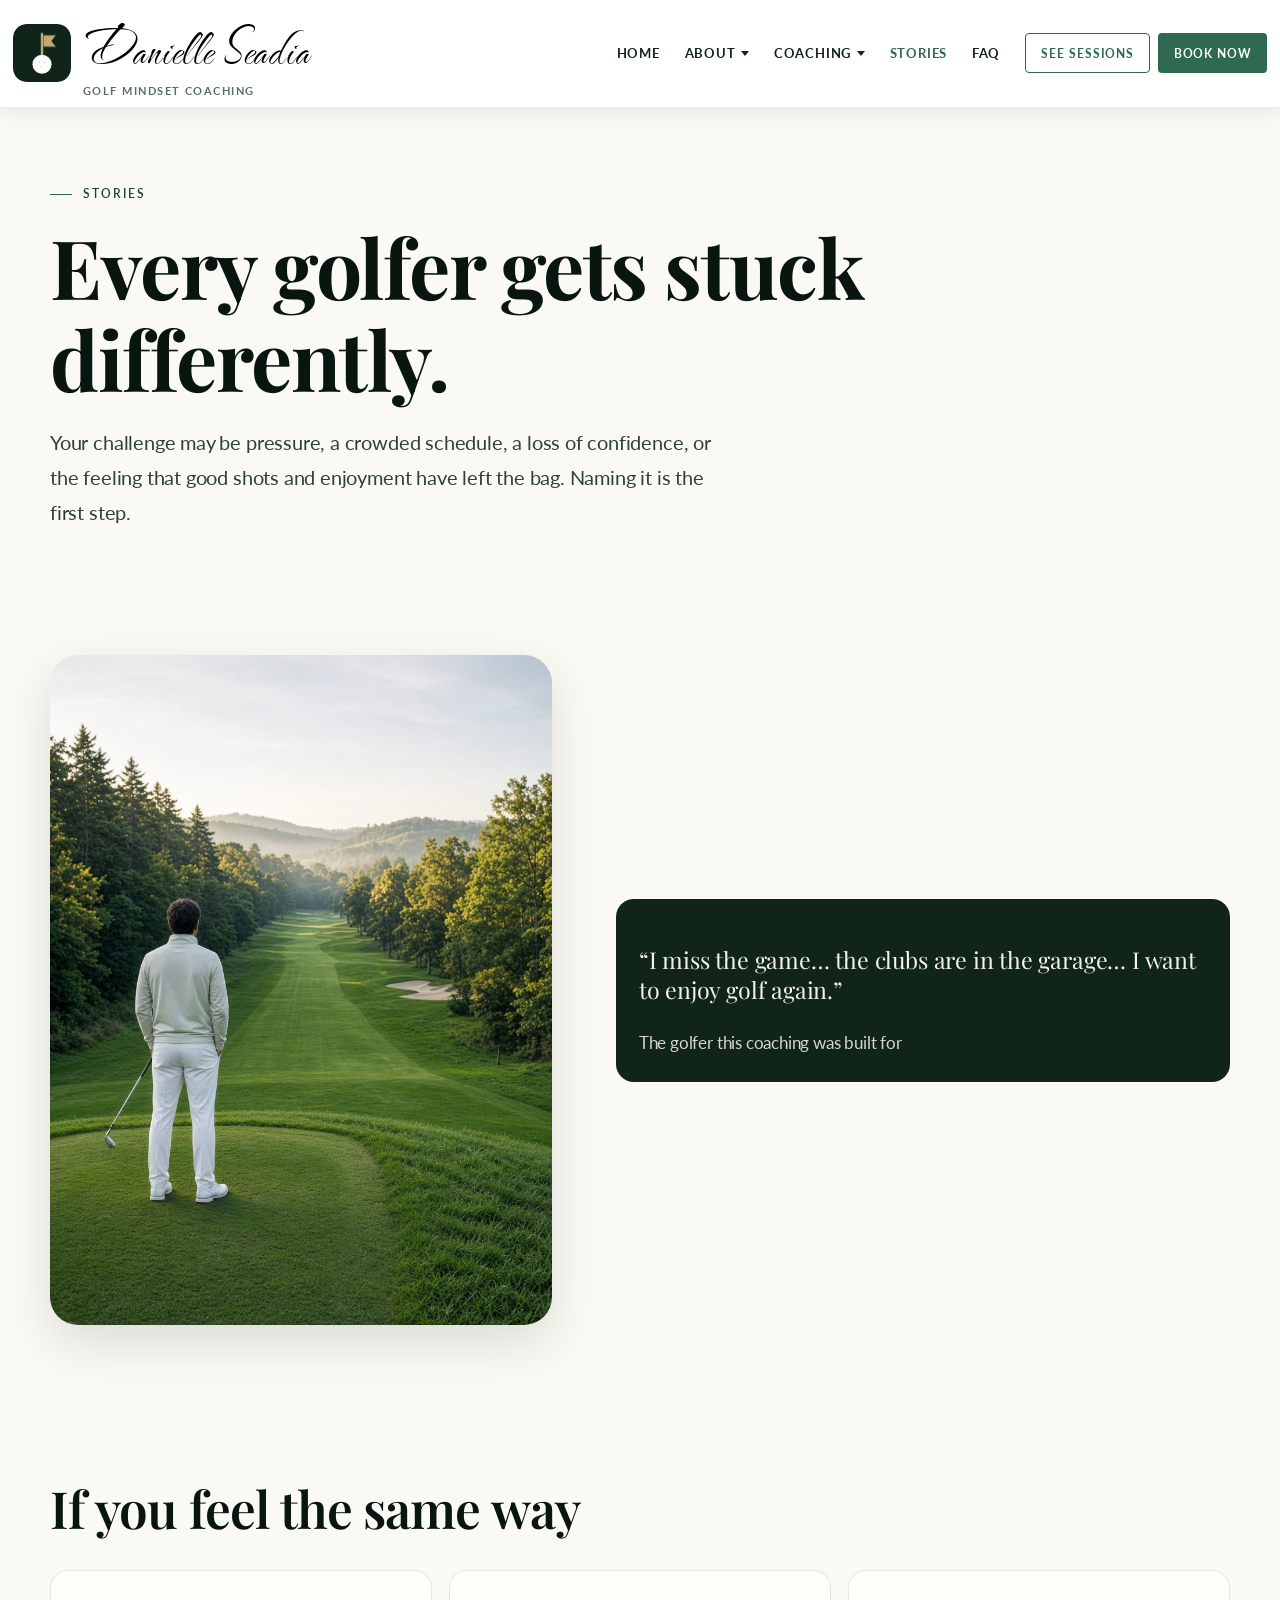
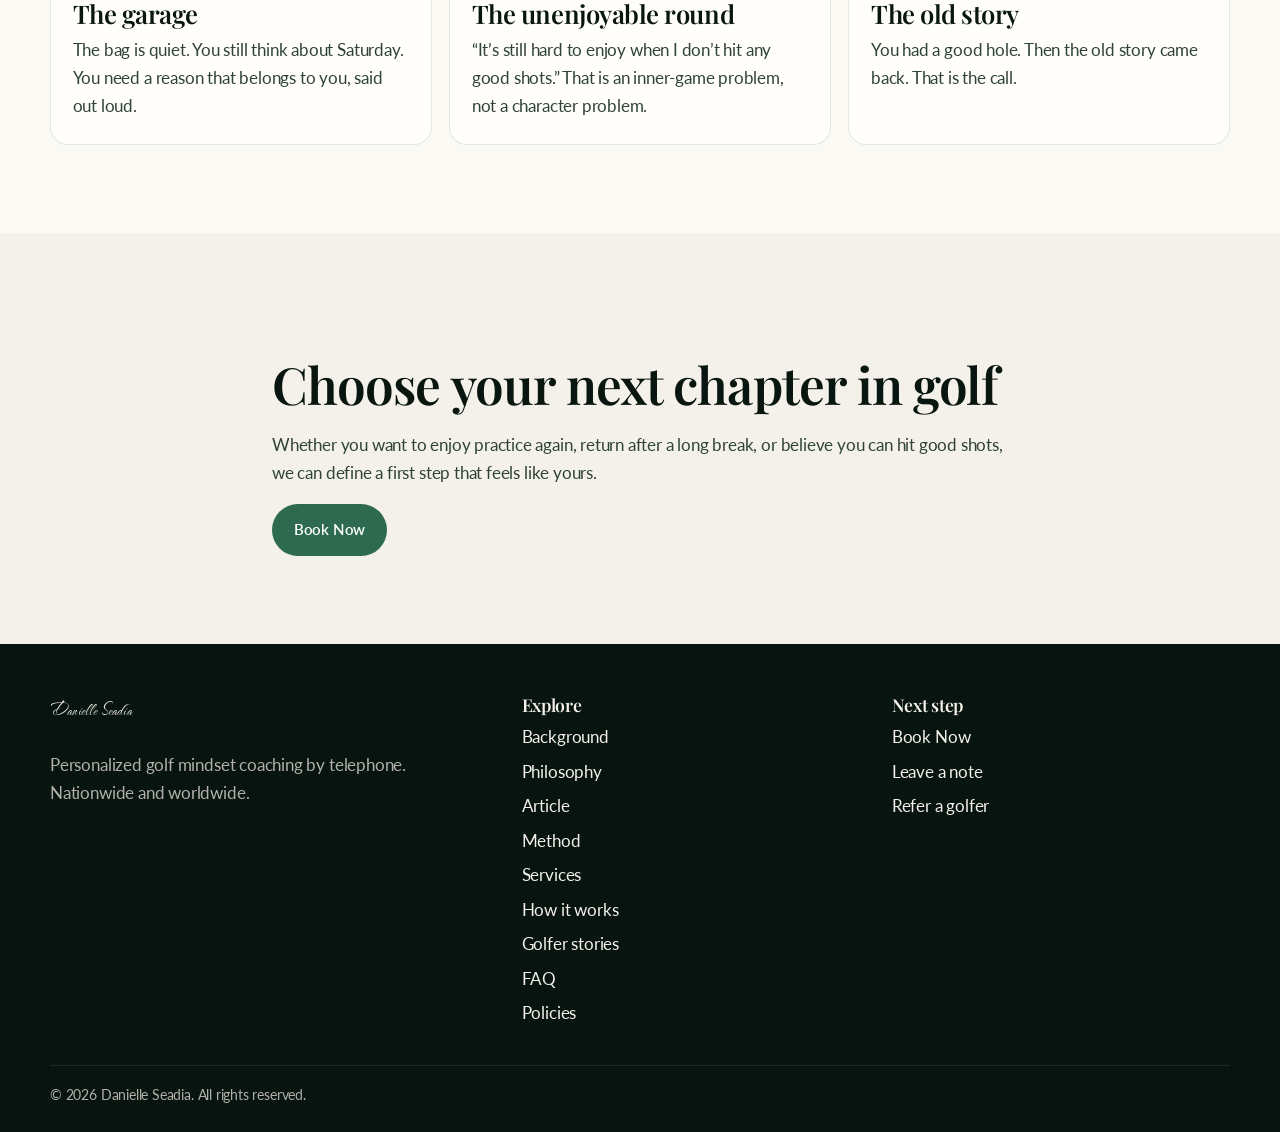
<file: stories.html>
<!DOCTYPE html>
<html lang="en">
<head>
  <meta charset="utf-8">
  <meta name="viewport" content="width=device-width, initial-scale=1">
  <title>Golf Mindset Stories | Danielle Seadia</title>
  <meta name="description" content="Named feelings golfers bring to Danielle Seadia: clubs in the garage, rounds they cannot enjoy, and the belief they can hit good shots again.">
  <link rel="canonical" href="https://danielle-golf-mindset.web.app/stories.html">
  <meta name="robots" content="index,follow">
  <meta property="og:title" content="Golf Mindset Stories | Danielle Seadia">
  <meta property="og:description" content="Named feelings golfers bring to Danielle Seadia: clubs in the garage, rounds they cannot enjoy, and the belief they can hit good shots again.">
  <meta property="og:type" content="website">
  <meta property="og:url" content="https://danielle-golf-mindset.web.app/stories.html">
  <meta property="og:image" content="https://danielle-golf-mindset.web.app/images/hero.jpg">
  <meta name="twitter:card" content="summary_large_image">
  <link rel="icon" href="/icons/favicon.svg?v=23" type="image/svg+xml">
  <link rel="preconnect" href="https://fonts.googleapis.com">
  <link rel="preconnect" href="https://fonts.gstatic.com" crossorigin>
  <link href="https://fonts.googleapis.com/css2?family=Playfair+Display:ital,wght@0,500;0,600;0,700;1,500;1,600&family=Lato:ital,wght@0,400;0,700;0,900;1,400;1,700&family=The+Nautigal&display=swap" rel="stylesheet">
  <link rel="stylesheet" href="/css/styles.css?v=23">
  
</head>
<body data-page="stories">

  <a class="skip-link" href="#main">Skip to content</a>
  <header class="site-header">
    <div class="header-inner">
      <a class="brand" href="/">
        <img class="brand-mark" src="/icons/favicon.svg?v=23" alt="">
        <span class="brand-text">
          <span class="brand-name"><span class="brand-cap">D</span>anielle <span class="brand-cap">S</span>eadia</span>
          <span class="brand-sub">Golf Mindset Coaching</span>
        </span>
      </a>
      <button class="menu-toggle" type="button" aria-expanded="false" aria-controls="site-nav" aria-label="Open menu">
        <span></span>
      </button>
      
      <nav class="nav" id="site-nav">
        <a href="/" data-nav="index">Home</a>
        <div class="nav-item" data-nav-group="about">
          <button class="nav-trigger" type="button" aria-expanded="false">About</button>
          <div class="nav-drop">
            <a href="/about.html" data-nav="about">Background</a>
            <a href="/philosophy.html" data-nav="philosophy">Philosophy</a>
            <a href="/article.html" data-nav="article">Article</a>
          </div>
        </div>
        <div class="nav-item" data-nav-group="work">
          <button class="nav-trigger" type="button" aria-expanded="false">Coaching</button>
          <div class="nav-drop">
            <a href="/services.html" data-nav="services">Services</a>
            <a href="/process.html" data-nav="process">How it works</a>
            <a href="/method.html" data-nav="method">Method</a>
            <a href="/book.html" data-nav="book">Book Now</a>
          </div>
        </div>
        <a href="/stories.html" data-nav="stories">Stories</a>
        <a href="/faq.html" data-nav="faq">FAQ</a>
        <div class="nav-actions">
          <a class="nav-btn nav-btn-alt" href="/services.html">See sessions</a>
          <a class="nav-btn" href="/book.html" data-nav="book">Book Now</a>
        </div>
      </nav>

    </div>
  </header>

  <main id="main">

    <section class="page-hero">
      <div class="wrap">
        <p class="eyebrow">Stories</p>
        <h1>Every golfer gets stuck differently.</h1>
        <p class="lede">Your challenge may be pressure, a crowded schedule, a loss of confidence, or the feeling that good shots and enjoyment have left the bag. Naming it is the first step.</p>
      </div>
    </section>
    <section class="section-tight">
      <div class="wrap split">
        <div class="frame">
          <img src="/images/presence.jpg" alt="A golfer standing still on the tee, looking out at the hole ahead">
        </div>
        <article class="quote-card">
          <p>“I miss the game… the clubs are in the garage… I want to enjoy golf again.”</p>
          <span>The golfer this coaching was built for</span>
        </article>
      </div>
    </section>
    <section class="section">
      <div class="wrap">
        <h2>If you feel the same way</h2>
        <div class="grid-3" style="margin-top:2rem">
          <article class="card">
            <h3>The garage</h3>
            <p>The bag is quiet. You still think about Saturday. You need a reason that belongs to you, said out loud.</p>
          </article>
          <article class="card">
            <h3>The unenjoyable round</h3>
            <p>“It’s still hard to enjoy when I don’t hit any good shots.” That is an inner-game problem, not a character problem.</p>
          </article>
          <article class="card">
            <h3>The old story</h3>
            <p>You had a good hole. Then the old story came back. That is the call.</p>
          </article>
        </div>
      </div>
    </section>
    <section class="section bg-cream">
      <div class="wrap prose">
        <h2>Choose your next chapter in golf</h2>
        <p>Whether you want to enjoy practice again, return after a long break, or believe you can hit good shots, we can define a first step that feels like yours.</p>
        <a class="btn btn-primary" href="/book.html">Book Now</a>
      </div>
    </section>
    
  </main>

  <footer class="site-footer">
    <div class="wrap footer-grid">
      <div>
        <h3 class="footer-brand"><span class="brand-cap">D</span>anielle <span class="brand-cap">S</span>eadia</h3>
        <p>Personalized golf mindset coaching by telephone. Nationwide and worldwide.</p>
      </div>
      <div>
        <h3>Explore</h3>
        <div class="footer-links">
          <a href="/about.html">Background</a>
          <a href="/philosophy.html">Philosophy</a>
          <a href="/article.html">Article</a>
          <a href="/method.html">Method</a>
          <a href="/services.html">Services</a>
          <a href="/process.html">How it works</a>
          <a href="/stories.html">Golfer stories</a>
          <a href="/faq.html">FAQ</a>
          <a href="/faq.html#policy">Policies</a>
        </div>
      </div>
      <div>
        <h3>Next step</h3>
        <div class="footer-links">
          <a href="/book.html">Book Now</a>
          <a href="/contact.html">Leave a note</a>
          <a href="/book.html#refer">Refer a golfer</a>
        </div>
      </div>
    </div>
    <div class="wrap footer-bottom">
      <span>© 2026 Danielle Seadia. All rights reserved.</span>
    </div>
  </footer>
  <script src="/js/site.js?v=23"></script>

</body>
</html>
</file>
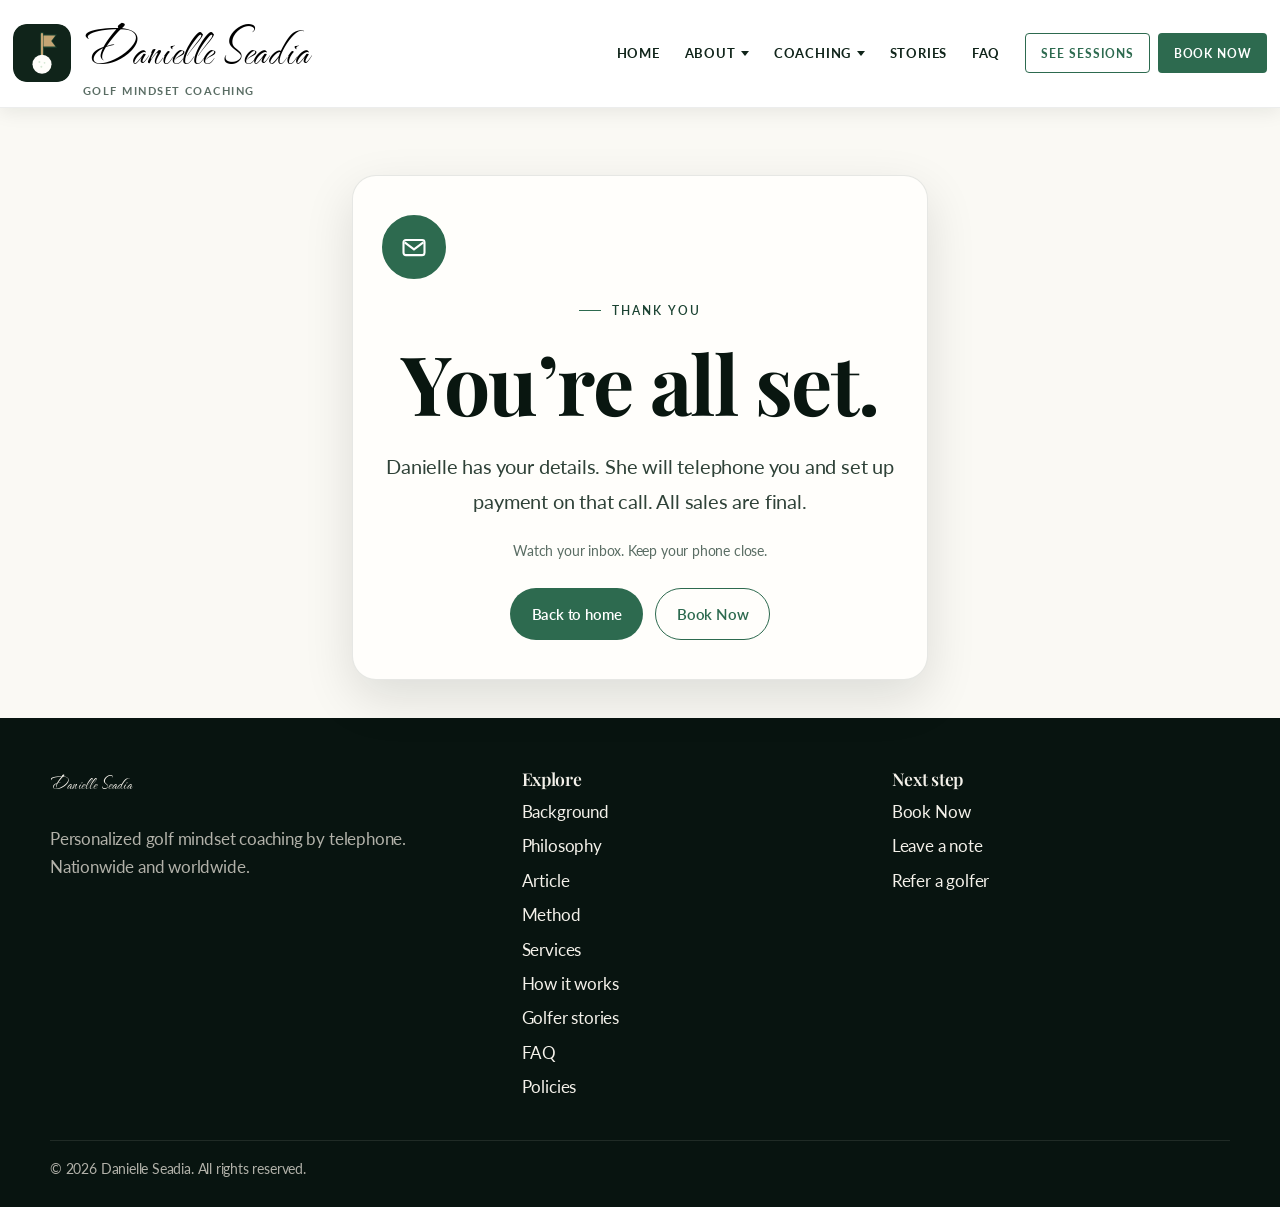
<file: thanks.html>
<!DOCTYPE html>
<html lang="en">
<head>
  <meta charset="utf-8">
  <meta name="viewport" content="width=device-width, initial-scale=1">
  <title>Thank you | Danielle Seadia Golf Mindset</title>
  <meta name="description" content="Danielle Seadia has your note and will be in touch by telephone.">
  <link rel="canonical" href="https://danielle-golf-mindset.web.app/thanks.html">
  <meta name="robots" content="noindex,follow">
  <meta property="og:title" content="Thank you | Danielle Seadia Golf Mindset">
  <meta property="og:description" content="Danielle Seadia has your note and will be in touch by telephone.">
  <meta property="og:type" content="website">
  <meta property="og:url" content="https://danielle-golf-mindset.web.app/thanks.html">
  <meta property="og:image" content="https://danielle-golf-mindset.web.app/images/hero.jpg">
  <meta name="twitter:card" content="summary_large_image">
  <link rel="icon" href="/icons/favicon.svg?v=23" type="image/svg+xml">
  <link rel="preconnect" href="https://fonts.googleapis.com">
  <link rel="preconnect" href="https://fonts.gstatic.com" crossorigin>
  <link href="https://fonts.googleapis.com/css2?family=Playfair+Display:ital,wght@0,500;0,600;0,700;1,500;1,600&family=Lato:ital,wght@0,400;0,700;0,900;1,400;1,700&family=The+Nautigal&display=swap" rel="stylesheet">
  <link rel="stylesheet" href="/css/styles.css?v=23">
  
</head>
<body data-page="thanks">

  <a class="skip-link" href="#main">Skip to content</a>
  <header class="site-header">
    <div class="header-inner">
      <a class="brand" href="/">
        <img class="brand-mark" src="/icons/favicon.svg?v=23" alt="">
        <span class="brand-text">
          <span class="brand-name"><span class="brand-cap">D</span>anielle <span class="brand-cap">S</span>eadia</span>
          <span class="brand-sub">Golf Mindset Coaching</span>
        </span>
      </a>
      <button class="menu-toggle" type="button" aria-expanded="false" aria-controls="site-nav" aria-label="Open menu">
        <span></span>
      </button>
      
      <nav class="nav" id="site-nav">
        <a href="/" data-nav="index">Home</a>
        <div class="nav-item" data-nav-group="about">
          <button class="nav-trigger" type="button" aria-expanded="false">About</button>
          <div class="nav-drop">
            <a href="/about.html" data-nav="about">Background</a>
            <a href="/philosophy.html" data-nav="philosophy">Philosophy</a>
            <a href="/article.html" data-nav="article">Article</a>
          </div>
        </div>
        <div class="nav-item" data-nav-group="work">
          <button class="nav-trigger" type="button" aria-expanded="false">Coaching</button>
          <div class="nav-drop">
            <a href="/services.html" data-nav="services">Services</a>
            <a href="/process.html" data-nav="process">How it works</a>
            <a href="/method.html" data-nav="method">Method</a>
            <a href="/book.html" data-nav="book">Book Now</a>
          </div>
        </div>
        <a href="/stories.html" data-nav="stories">Stories</a>
        <a href="/faq.html" data-nav="faq">FAQ</a>
        <div class="nav-actions">
          <a class="nav-btn nav-btn-alt" href="/services.html">See sessions</a>
          <a class="nav-btn" href="/book.html" data-nav="book">Book Now</a>
        </div>
      </nav>

    </div>
  </header>

  <main id="main">

    <section class="page-hero">
      <div class="wrap thanks-wrap">
        <div class="confirm-box">
          <span class="book-step-icon is-large" aria-hidden="true">
            <svg viewBox="0 0 24 24" width="28" height="28" fill="none" stroke="currentColor" stroke-width="1.8"><rect x="3" y="6" width="18" height="13" rx="2"/><path d="m4 8 8 6 8-6"/></svg>
          </span>
          <p class="eyebrow">Thank you</p>
          <h1 id="thanks-title">You’re all set.</h1>
          <p class="lede" id="thanks-copy">Danielle has your details. She will telephone you and set up payment on that call. All sales are final.</p>
          <p class="form-note" id="thanks-note">Watch your inbox. Keep your phone close.</p>
          <div class="book-actions" style="justify-content:center">
            <a class="btn btn-primary" href="/">Back to home</a>
            <a class="btn btn-outline" href="/book.html" id="thanks-book">Book Now</a>
          </div>
        </div>
      </div>
    </section>
    
  </main>

  <footer class="site-footer">
    <div class="wrap footer-grid">
      <div>
        <h3 class="footer-brand"><span class="brand-cap">D</span>anielle <span class="brand-cap">S</span>eadia</h3>
        <p>Personalized golf mindset coaching by telephone. Nationwide and worldwide.</p>
      </div>
      <div>
        <h3>Explore</h3>
        <div class="footer-links">
          <a href="/about.html">Background</a>
          <a href="/philosophy.html">Philosophy</a>
          <a href="/article.html">Article</a>
          <a href="/method.html">Method</a>
          <a href="/services.html">Services</a>
          <a href="/process.html">How it works</a>
          <a href="/stories.html">Golfer stories</a>
          <a href="/faq.html">FAQ</a>
          <a href="/faq.html#policy">Policies</a>
        </div>
      </div>
      <div>
        <h3>Next step</h3>
        <div class="footer-links">
          <a href="/book.html">Book Now</a>
          <a href="/contact.html">Leave a note</a>
          <a href="/book.html#refer">Refer a golfer</a>
        </div>
      </div>
    </div>
    <div class="wrap footer-bottom">
      <span>© 2026 Danielle Seadia. All rights reserved.</span>
    </div>
  </footer>
  <script src="/js/site.js?v=23"></script>

</body>
</html>
</file>
<file: css/styles.css>
:root {
  --navy-950: #081410;
  --navy-900: #10241a;
  --heading: #091610;
  --navy-800: #163226;
  --navy-700: #1b4332;
  --terracotta: #2d6a4f;
  --terracotta-deep: #1b4332;
  --terracotta-soft: #c4a574;
  --gold: #c4a574;
  --gold-deep: #9a7b4f;
  --sage: #95d5b2;
  --cream: #f4f1ea;
  --paper: #faf9f4;
  --sand: #ebe6d8;
  --ink: #10241a;
  --ink-soft: #2f4238;
  --muted: #5a6d64;
  --line: rgba(16, 36, 26, 0.1);
  --line-strong: rgba(16, 36, 26, 0.16);
  --white: #fffefb;
  --shadow: 0 18px 50px rgba(8, 20, 16, 0.12);
  --radius: 18px;
  --header-h: 108px;
  --max: 1180px;
  --font-display: "Playfair Display", Georgia, "Times New Roman", serif;
  --font-script: "The Nautigal", "Snell Roundhand", "Segoe Script", cursive;
  --font-sans: Lato, "Helvetica Neue", sans-serif;
}

*,
*::before,
*::after {
  box-sizing: border-box;
}

html {
  scroll-behavior: auto;
}

body {
  margin: 0;
  color: var(--ink);
  background: var(--paper);
  font-family: var(--font-sans);
  font-size: 17px;
  line-height: 1.65;
  letter-spacing: -0.011em;
}

img {
  max-width: 100%;
  display: block;
}

a {
  color: inherit;
  text-decoration-thickness: 1px;
  text-underline-offset: 0.22em;
}

a:hover {
  color: var(--terracotta);
}

:focus-visible {
  outline: 2px solid var(--terracotta);
  outline-offset: 3px;
}

.skip-link {
  position: absolute;
  left: 12px;
  top: -48px;
  z-index: 80;
  background: var(--cream);
  color: var(--ink);
  padding: 0.55rem 0.9rem;
  border-radius: 8px;
}

.skip-link:focus {
  top: 12px;
}

.wrap {
  width: min(calc(100% - 2.4rem), var(--max));
  margin-inline: auto;
}

.wrap-wide {
  width: min(calc(100% - 2.4rem), 1280px);
  margin-inline: auto;
}

.eyebrow {
  display: inline-flex;
  align-items: center;
  gap: 0.7rem;
  margin: 0 0 1rem;
  color: var(--terracotta-deep);
  font-size: 0.78rem;
  font-weight: 600;
  letter-spacing: 0.16em;
  text-transform: uppercase;
}

.eyebrow::before {
  content: "";
  width: 22px;
  height: 1px;
  background: var(--terracotta);
}

h1,
h2,
h3,
.display {
  font-family: var(--font-display);
  font-weight: 600;
  letter-spacing: -0.018em;
  line-height: 1.12;
  color: var(--heading);
}

h1 {
  font-size: clamp(2.5rem, 6.4vw, 5.4rem);
  font-weight: 700;
  margin: 0 0 1.1rem;
}

h2 {
  font-size: clamp(2rem, 4vw, 3.4rem);
  margin: 0 0 1rem;
}

h3 {
  font-size: clamp(1.3rem, 2vw, 1.7rem);
  margin: 0 0 0.55rem;
}

.lede {
  font-size: clamp(1.08rem, 1.7vw, 1.28rem);
  color: var(--ink-soft);
  max-width: 42rem;
  line-height: 1.7;
}

.italic {
  font-style: italic;
  font-weight: 400;
}

.site-header {
  position: fixed;
  top: 0;
  left: 0;
  right: 0;
  z-index: 40;
  height: var(--header-h);
  display: flex;
  align-items: center;
  background: transparent;
  border-bottom: 1px solid transparent;
  box-shadow: none;
  transition: background 0.25s ease, box-shadow 0.25s ease, border-color 0.25s ease;
}

.site-header .brand-name {
  color: #000;
}

.site-header .nav > a,
.site-header .nav-trigger {
  color: #fff;
}

.site-header .brand-sub {
  color: rgba(255, 255, 255, 0.78);
}

.site-header .nav > a:hover,
.site-header .nav-trigger:hover,
.site-header .nav > a[aria-current="page"],
.site-header .nav-item.is-current .nav-trigger {
  color: var(--terracotta-soft);
}

.site-header .menu-toggle {
  border-color: rgba(255, 255, 255, 0.45);
}

.site-header .menu-toggle span,
.site-header .menu-toggle span::before,
.site-header .menu-toggle span::after {
  background: #fff;
}

body:not([data-page="index"]) {
  padding-top: var(--header-h);
}

body:not([data-page="index"]) .site-header,
.site-header.is-solid {
  background: #fff;
  border-bottom-color: rgba(16, 36, 26, 0.08);
  box-shadow: 0 4px 18px rgba(8, 20, 16, 0.08);
}

body:not([data-page="index"]) .site-header .nav > a,
body:not([data-page="index"]) .site-header .nav-trigger,
.site-header.is-solid .nav > a,
.site-header.is-solid .nav-trigger {
  color: var(--navy-900);
}

body:not([data-page="index"]) .site-header .brand-sub,
.site-header.is-solid .brand-sub {
  color: var(--muted);
}

body:not([data-page="index"]) .site-header .nav > a:hover,
body:not([data-page="index"]) .site-header .nav-trigger:hover,
body:not([data-page="index"]) .site-header .nav > a[aria-current="page"],
body:not([data-page="index"]) .site-header .nav-item.is-current .nav-trigger,
.site-header.is-solid .nav > a:hover,
.site-header.is-solid .nav-trigger:hover,
.site-header.is-solid .nav > a[aria-current="page"],
.site-header.is-solid .nav-item.is-current .nav-trigger {
  color: var(--terracotta);
}

body:not([data-page="index"]) .site-header .menu-toggle,
.site-header.is-solid .menu-toggle {
  border-color: var(--line-strong);
}

body:not([data-page="index"]) .site-header .menu-toggle span,
body:not([data-page="index"]) .site-header .menu-toggle span::before,
body:not([data-page="index"]) .site-header .menu-toggle span::after,
.site-header.is-solid .menu-toggle span,
.site-header.is-solid .menu-toggle span::before,
.site-header.is-solid .menu-toggle span::after {
  background: var(--ink);
}

.header-inner {
  width: min(calc(100% - 1.6rem), 1320px);
  margin-inline: auto;
  display: flex;
  align-items: center;
  justify-content: space-between;
  gap: 1.2rem;
}

.brand {
  display: flex;
  align-items: center;
  gap: 0.75rem;
  text-decoration: none;
}

.brand-mark {
  width: 58px;
  height: 58px;
  flex: none;
  border-radius: 14px;
}

.brand-text {
  display: flex;
  flex-direction: column;
  line-height: 1.05;
}

.brand-name,
.footer-brand {
  display: inline-block;
  width: max-content;
  font-family: var(--font-script);
  font-size: 3.15rem;
  font-weight: 400;
  font-style: normal;
  letter-spacing: 0.01em;
  line-height: 1.2;
  color: #000;
}

.brand-cap {
  font-size: 1.22em;
}

.brand-sub {
  font-size: 0.66rem;
  letter-spacing: 0.14em;
  text-transform: uppercase;
  color: var(--muted);
  font-weight: 700;
  margin-top: 0.18rem;
}

.nav {
  display: flex;
  align-items: center;
  gap: 0.15rem 0.15rem;
}

.nav > a,
.nav-trigger {
  display: inline-flex;
  align-items: center;
  gap: 0.35rem;
  min-height: 44px;
  padding: 0 0.7rem;
  border: 0;
  background: transparent;
  text-decoration: none;
  font-family: var(--font-sans);
  font-size: 0.82rem;
  font-weight: 700;
  letter-spacing: 0.06em;
  text-transform: uppercase;
  color: var(--navy-900);
  cursor: pointer;
}

.nav > a:hover,
.nav-trigger:hover,
.nav > a[aria-current="page"],
.nav-item.is-current .nav-trigger {
  color: var(--terracotta);
}

.nav-item {
  position: relative;
}

.nav-trigger::after {
  content: "";
  width: 0;
  height: 0;
  border-left: 4px solid transparent;
  border-right: 4px solid transparent;
  border-top: 5px solid currentColor;
  margin-top: 1px;
}

.nav-drop {
  position: absolute;
  top: calc(100% - 2px);
  left: 0;
  min-width: 220px;
  padding: 0.45rem 0;
  background: #fff;
  border: 1px solid rgba(16, 36, 26, 0.08);
  box-shadow: 0 14px 32px rgba(8, 20, 16, 0.1);
  display: none;
}

.nav-item:hover .nav-drop,
.nav-item:focus-within .nav-drop,
.nav-item.is-open .nav-drop {
  display: grid;
}

.nav-drop a {
  display: block;
  padding: 0.7rem 1rem;
  text-decoration: none;
  font-size: 0.78rem;
  font-weight: 700;
  letter-spacing: 0.05em;
  text-transform: uppercase;
  color: var(--navy-900);
}

.nav-drop a:hover,
.nav-drop a[aria-current="page"] {
  background: var(--cream);
  color: var(--terracotta);
}

.nav-actions {
  display: flex;
  align-items: center;
  gap: 0.5rem;
  margin-left: 0.7rem;
}

.nav-btn {
  display: inline-flex;
  align-items: center;
  justify-content: center;
  min-height: 40px;
  padding: 0 0.95rem;
  border-radius: 4px;
  background: var(--terracotta);
  color: #fff !important;
  text-decoration: none;
  font-size: 0.72rem;
  font-weight: 700;
  letter-spacing: 0.08em;
  text-transform: uppercase;
}

.nav-btn:hover {
  background: var(--terracotta-deep);
  color: #fff !important;
}

.nav-btn-alt {
  background: transparent;
  border: 1px solid currentColor;
  color: #fff !important;
}

body:not([data-page="index"]) .nav-btn-alt,
.site-header.is-solid .nav-btn-alt {
  color: var(--terracotta) !important;
  border-color: var(--terracotta);
}

.nav-btn-alt:hover,
body:not([data-page="index"]) .nav-btn-alt:hover,
.site-header.is-solid .nav-btn-alt:hover {
  background: var(--terracotta);
  border-color: var(--terracotta);
  color: #fff !important;
}

.menu-toggle {
  display: none;
  width: 44px;
  height: 44px;
  border: 1px solid var(--line-strong);
  background: transparent;
  border-radius: 4px;
  cursor: pointer;
}

.menu-toggle span,
.menu-toggle span::before,
.menu-toggle span::after {
  display: block;
  width: 18px;
  height: 1.5px;
  background: var(--ink);
  position: relative;
  margin: 0 auto;
}

.menu-toggle span::before,
.menu-toggle span::after {
  content: "";
  position: absolute;
  left: 0;
}

.menu-toggle span::before {
  top: -6px;
}

.menu-toggle span::after {
  top: 6px;
}

.btn {
  display: inline-flex;
  align-items: center;
  justify-content: center;
  min-height: 52px;
  padding: 0 1.3rem;
  border-radius: 999px;
  border: 1px solid transparent;
  font-family: inherit;
  font-size: 0.95rem;
  font-weight: 600;
  text-decoration: none;
  cursor: pointer;
  transition: transform 0.2s ease, background 0.2s ease;
}

.btn:hover {
  transform: translateY(-1px);
}

.btn-ghost:hover {
  color: #fff;
  border-color: #fff;
}

.btn-primary {
  background: var(--terracotta);
  color: #fff;
}

.btn-primary:hover {
  background: var(--terracotta-deep);
  color: #fff;
}

.btn-dark {
  background: var(--terracotta);
  color: #fff;
}

.btn-dark:hover {
  background: var(--terracotta-deep);
  color: #fff;
}

.btn-ghost {
  border-color: rgba(250, 249, 246, 0.55);
  color: #fff;
}

.btn-outline {
  border-color: var(--terracotta);
  color: var(--terracotta);
  background: transparent;
}

.btn-outline:hover {
  background: var(--terracotta);
  color: #fff;
}

.hero {
  position: relative;
  min-height: 100svh;
  display: grid;
  align-items: end;
  color: var(--cream);
  overflow-x: clip;
  padding-top: calc(var(--header-h) + 1.25rem);
  box-sizing: border-box;
}

.hero-media,
.band-media {
  position: absolute;
  inset: 0;
}

.hero-media img,
.band-media img {
  width: 100%;
  height: 100%;
  object-fit: cover;
}

.hero-media::after,
.band-media::after {
  content: "";
  position: absolute;
  inset: 0;
  background:
    linear-gradient(180deg, rgba(8, 20, 16, 0.28) 0%, rgba(8, 20, 16, 0.38) 38%, rgba(8, 20, 16, 0.9) 100%);
}

.band-media::after {
  background:
    linear-gradient(90deg, rgba(8, 20, 16, 0.82) 0%, rgba(8, 20, 16, 0.48) 52%, rgba(8, 20, 16, 0.22) 100%),
    linear-gradient(180deg, rgba(8, 20, 16, 0.3) 0%, rgba(8, 20, 16, 0.58) 55%, rgba(8, 20, 16, 0.86) 100%);
}

.cta-band .band-media img {
  object-position: 68% center;
}

.hero-inner {
  position: relative;
  z-index: 1;
  width: min(calc(100% - 2.4rem), var(--max));
  margin: 0 auto 5.5rem;
}

.hero h1 {
  color: #fffefb;
  max-width: 14ch;
}

.hero .lede {
  color: rgba(250, 249, 246, 0.96);
}

.hero-actions,
.actions {
  display: flex;
  flex-wrap: wrap;
  gap: 0.75rem;
  margin-top: 1.7rem;
}

.hero-meta {
  display: flex;
  flex-wrap: wrap;
  gap: 1.6rem;
  margin-top: 2.4rem;
  padding-top: 1.3rem;
  border-top: 1px solid rgba(250, 249, 246, 0.22);
  color: rgba(250, 249, 246, 0.92);
  font-size: 0.92rem;
}

.hero-meta strong {
  display: block;
  color: var(--cream);
  font-size: 0.78rem;
  letter-spacing: 0.12em;
  text-transform: uppercase;
  font-weight: 600;
  margin-bottom: 0.2rem;
}

.section {
  padding: 5.5rem 0;
}

#inquiry,
#refer,
#bonus,
#pay,
#sessions {
  scroll-margin-top: calc(var(--header-h) + 1rem);
}

.section-tight {
  padding: 4.2rem 0;
}

.bg-cream {
  background: var(--cream);
}

.bg-forest {
  background: var(--navy-900);
  color: var(--cream);
}

.bg-forest h2,
.bg-forest h3,
.bg-forest .display {
  color: var(--cream);
}

.bg-forest .lede {
  color: #fffefb;
}

.hero .eyebrow,
.bg-forest .eyebrow {
  color: var(--terracotta-soft);
}

.hero .eyebrow::before,
.bg-forest .eyebrow::before {
  background: var(--terracotta-soft);
}

.bg-sand {
  background: var(--sand);
}

.split {
  display: grid;
  grid-template-columns: 0.9fr 1.1fr;
  gap: 4rem;
  align-items: center;
}

.split.reverse {
  grid-template-columns: 1.1fr 0.9fr;
}

.split-copy .lede,
.split-copy p {
  max-width: 38rem;
}

.frame {
  position: relative;
  border-radius: 28px;
  overflow: hidden;
  min-height: 420px;
  box-shadow: var(--shadow);
}

.frame img {
  width: 100%;
  height: 100%;
  min-height: 420px;
  object-fit: cover;
}

.frame-caption {
  position: absolute;
  left: 1rem;
  bottom: 1rem;
  padding: 0.55rem 0.75rem;
  border-radius: 999px;
  background: rgba(251, 247, 239, 0.9);
  font-size: 0.78rem;
  letter-spacing: 0.06em;
  text-transform: uppercase;
}

.grid-3,
.grid-2,
.grid-4 {
  display: grid;
  gap: 1.1rem;
}

.grid-3 {
  grid-template-columns: repeat(3, 1fr);
}

.grid-2 {
  grid-template-columns: repeat(2, 1fr);
}

.grid-4 {
  grid-template-columns: repeat(4, 1fr);
}

.card,
.hole,
.faq-item,
.quote-card,
.service-card {
  background: var(--white);
  border: 1px solid var(--line);
  border-radius: var(--radius);
  padding: 1.4rem 1.35rem 1.5rem;
}

.card p,
.hole p,
.service-card p {
  margin: 0;
  color: var(--ink-soft);
}

.card h3,
.service-card h3,
.hole h3 {
  margin-top: 0.35rem;
}

.num {
  font-family: var(--font-display);
  font-style: italic;
  color: var(--terracotta-deep);
  font-size: 1.15rem;
}

.hole {
  min-height: 100%;
}

.page-hero {
  padding: 4.2rem 0 2.4rem;
}

.page-hero h1 {
  max-width: 16ch;
}

.prose {
  max-width: 46rem;
}

.prose p,
.prose li {
  color: var(--ink-soft);
}

.prose ul,
.prose ol {
  padding-left: 1.15rem;
}

.prose h2 {
  margin-top: 2.2rem;
}

.page-hero-long h1 {
  max-width: 22ch;
}

.article-byline {
  margin: 0.85rem 0 0;
  color: var(--muted);
  font-size: 0.95rem;
}

.stat-row {
  display: grid;
  grid-template-columns: repeat(3, 1fr);
  gap: 1rem;
  margin-top: 2rem;
}

.stat {
  padding: 1.1rem 0 0;
  border-top: 1px solid var(--line-strong);
}

.stat b {
  display: block;
  font-family: var(--font-display);
  font-size: 1.7rem;
  color: var(--heading);
}

.cta-band {
  position: relative;
  overflow: hidden;
  min-height: 560px;
  display: grid;
  align-items: end;
}

.cta-band-inner {
  position: relative;
  z-index: 1;
  width: min(calc(100% - 4rem), var(--max));
  margin: 0 auto;
  padding: 5.5rem 0 4.75rem;
  color: var(--cream);
  max-width: 38rem;
  justify-self: start;
  margin-left: max(2rem, calc((100% - var(--max)) / 2));
}

.cta-band .eyebrow {
  color: var(--terracotta-soft);
}

.cta-band .eyebrow::before {
  background: var(--terracotta-soft);
}

.cta-band h2 {
  color: #fffdf8;
  max-width: 16ch;
  text-shadow: 0 2px 18px rgba(8, 20, 16, 0.45);
}

.cta-band .lede {
  color: #fffefb;
  text-shadow: 0 1px 12px rgba(8, 20, 16, 0.4);
}

.form {
  background: var(--white);
  border: 1px solid var(--line);
  border-radius: 24px;
  padding: 2rem 1.85rem 1.85rem;
  box-shadow: var(--shadow);
}

.form-fields {
  display: grid;
  grid-template-columns: 1fr 1fr;
  gap: 1.25rem 1.1rem;
}

.form-fields label:nth-of-type(n+3),
.form-fields .btn,
.form-fields .form-note {
  grid-column: 1 / -1;
}

.form label {
  display: grid;
  gap: 0.55rem;
  font-size: 0.9rem;
  font-weight: 600;
}

.form input,
.form textarea,
.form select {
  width: 100%;
  border: 1px solid var(--line-strong);
  background: var(--paper);
  border-radius: 12px;
  padding: 0.95rem 1rem;
  font: inherit;
  color: var(--ink);
}

.form textarea {
  min-height: 160px;
  resize: vertical;
}

.form .btn {
  margin-top: 0.35rem;
  width: 100%;
}

.form .honeypot {
  position: absolute;
  left: -9999px;
}

.form-note {
  margin: 0;
  color: var(--muted);
  font-size: 0.88rem;
}

.field-hint {
  font-size: 0.82rem;
  font-weight: 400;
  color: var(--muted);
  line-height: 1.45;
}

#book-form > .form-note {
  margin-top: 1.5rem;
}

.form-success {
  display: none;
  padding: 1rem 1.1rem;
  border-radius: 12px;
  background: #e8f0e6;
  color: var(--navy-800);
}

.form.is-success .form-success {
  display: block;
}

.form.is-success .form-fields {
  display: none;
}

.faq-item + .faq-item {
  margin-top: 0.75rem;
}

.faq-item summary {
  cursor: pointer;
  font-weight: 650;
  list-style: none;
}

.faq-item summary::-webkit-details-marker {
  display: none;
}

.faq-item p {
  margin: 0.75rem 0 0;
  color: var(--ink-soft);
}

.portrait-slot {
  display: grid;
  place-items: center;
  min-height: 460px;
  border-radius: 28px;
  background:
    linear-gradient(180deg, rgba(16, 36, 26, 0.18), rgba(16, 36, 26, 0.45)),
    url("../images/course.jpg") center/cover;
  color: var(--cream);
  text-align: center;
  padding: 2rem;
}

.portrait-slot span {
  display: inline-block;
  border: 1px dashed rgba(244, 239, 228, 0.5);
  border-radius: 999px;
  padding: 0.55rem 0.9rem;
  letter-spacing: 0.12em;
  text-transform: uppercase;
  font-size: 0.78rem;
}

.quote-card {
  background: var(--navy-900);
  color: rgba(244, 239, 228, 0.88);
}

.quote-card p {
  font-family: var(--font-display);
  font-size: 1.45rem;
  line-height: 1.3;
  color: var(--cream);
}

.silhouette {
  position: relative;
  border-radius: 28px;
  overflow: hidden;
  min-height: 460px;
  background: var(--navy-900);
  box-shadow: var(--shadow);
}

.silhouette img {
  width: 100%;
  height: 100%;
  min-height: 460px;
  object-fit: cover;
  object-position: center 18%;
}

.price-grid {
  display: grid;
  grid-template-columns: repeat(2, 1fr);
  gap: 1.2rem;
}

.price-card {
  background: var(--white);
  border: 1px solid var(--line);
  border-radius: var(--radius);
  padding: 1.85rem 1.55rem 1.7rem;
  display: flex;
  flex-direction: column;
  gap: 0.45rem;
}

.price-card.featured {
  border-color: var(--terracotta);
  box-shadow: var(--shadow);
}

.price-card .price {
  font-family: var(--font-display);
  font-size: clamp(2.2rem, 4vw, 3rem);
  font-weight: 700;
  color: var(--heading);
  line-height: 1;
  margin: 0.35rem 0 0.5rem;
}

.price-card .price span {
  font-size: 1rem;
  font-weight: 500;
  color: var(--muted);
}

.price-card .btn {
  margin-top: auto;
  width: 100%;
}

button.price-card {
  font: inherit;
  color: inherit;
  text-align: left;
  cursor: pointer;
  width: 100%;
  appearance: none;
}

button.price-card.is-selected {
  border-color: var(--terracotta);
  box-shadow: var(--shadow);
  outline: 2px solid var(--terracotta);
  outline-offset: 2px;
}

.book-flow {
  max-width: 820px;
  margin-inline: auto;
}

.book-steps {
  list-style: none;
  display: grid;
  grid-template-columns: repeat(3, 1fr);
  margin: 0 0 2.4rem;
  padding: 0;
}

.book-step {
  display: flex;
  flex-direction: column;
  align-items: center;
  gap: 0.5rem;
  position: relative;
  color: var(--muted);
}

.book-step:not(:last-child)::after {
  content: "";
  position: absolute;
  top: 22px;
  left: calc(50% + 30px);
  right: calc(-50% + 30px);
  height: 2px;
  background: var(--line-strong);
}

.book-step.is-current:not(:last-child)::after,
.book-step.is-done:not(:last-child)::after {
  background: var(--terracotta);
}

.book-step-icon {
  width: 44px;
  height: 44px;
  border-radius: 50%;
  border: 2px solid var(--line-strong);
  display: grid;
  place-items: center;
  background: var(--white);
  z-index: 1;
}

.book-step.is-current .book-step-icon,
.book-step-icon.is-large {
  border-color: var(--terracotta);
  background: var(--terracotta);
  color: #fff;
}

.book-step.is-done .book-step-icon {
  border-color: var(--terracotta);
  background: var(--sage);
  color: var(--navy-900);
}

.book-step.is-current .book-step-label,
.book-step.is-done .book-step-label {
  color: var(--heading);
}

.book-step-label {
  font-size: 0.72rem;
  font-weight: 700;
  letter-spacing: 0.1em;
  text-transform: uppercase;
}

.book-step-icon.is-large {
  width: 64px;
  height: 64px;
  margin-bottom: 0.8rem;
}

.book-panel {
  display: none;
}

.book-panel.is-active {
  display: block;
}

.book-actions {
  display: flex;
  flex-wrap: wrap;
  gap: 0.75rem;
  margin-top: 1.6rem;
}

.book-error {
  margin: 1rem 0 0;
  color: var(--navy-900);
  font-size: 0.92rem;
}

.confirm-box {
  background: var(--white);
  border: 1px solid var(--line);
  border-radius: 24px;
  padding: 2.4rem 1.8rem;
  box-shadow: var(--shadow);
  text-align: center;
}

.confirm-box .lede {
  margin-inline: auto;
}

.thanks-wrap {
  display: grid;
  place-items: center;
}

.thanks-wrap .confirm-box {
  width: min(100%, 36rem);
}

.usp-row {
  display: grid;
  grid-template-columns: repeat(3, 1fr);
  gap: 1.1rem;
  margin-top: 2rem;
}

.bonus-card {
  background: var(--navy-900);
  color: rgba(244, 239, 228, 0.88);
  border-radius: var(--radius);
  padding: 1.8rem 1.55rem;
}

.bonus-card h3,
.bonus-card .price {
  color: var(--cream);
}

.bonus-card p {
  color: rgba(250, 249, 246, 0.86);
}

.bonus-card .eyebrow {
  color: var(--terracotta-soft);
}

.bonus-card .eyebrow::before {
  background: var(--terracotta-soft);
}

.site-footer {
  background: var(--navy-950);
  color: rgba(244, 239, 228, 0.72);
  padding: 3.2rem 0 1.6rem;
}

.footer-grid {
  display: grid;
  grid-template-columns: 1.3fr 1fr 1fr;
  gap: 2rem;
}

.site-footer a {
  color: var(--cream);
  text-decoration: none;
}

.site-footer h3 {
  color: var(--cream);
  font-size: 1.1rem;
}

.footer-brand {
  font-size: 3.15rem;
  color: var(--cream);
  margin: 0 0 0.7rem;
}

.footer-links {
  display: grid;
  gap: 0.4rem;
}

.footer-bottom {
  display: flex;
  justify-content: space-between;
  gap: 1rem;
  flex-wrap: wrap;
  margin-top: 2.4rem;
  padding-top: 1.1rem;
  border-top: 1px solid rgba(244, 239, 228, 0.1);
  font-size: 0.86rem;
}

@media (max-width: 1080px) {
  .menu-toggle {
    display: grid;
    place-items: center;
  }

  .nav {
    position: fixed;
    inset: var(--header-h) 0 0 0;
    background: #fff;
    display: none;
    flex-direction: column;
    align-items: stretch;
    padding: 0.6rem 0 2rem;
    gap: 0;
    overflow: auto;
  }

  .nav.is-open {
    display: flex;
  }

  .nav > a,
  .nav-trigger {
    width: 100%;
    justify-content: space-between;
    min-height: 52px;
    padding: 0 1.2rem;
    font-size: 0.92rem;
    border-bottom: 1px solid var(--line);
  }

  .nav-item {
    width: 100%;
  }

  .nav-drop {
    position: static;
    display: none;
    min-width: 0;
    border: 0;
    box-shadow: none;
    background: var(--cream);
    padding: 0;
  }

  .nav-item.is-open .nav-drop {
    display: grid;
  }

  .nav-actions {
    flex-direction: column;
    margin: 1rem 1.2rem 0;
    gap: 0.65rem;
  }

  .nav-btn {
    width: 100%;
    min-height: 46px;
  }
}

@media (max-width: 900px) {
  .split,
  .split.reverse,
  .grid-3,
  .grid-2,
  .grid-4,
  .stat-row,
  .footer-grid,
  .price-grid,
  .usp-row {
    grid-template-columns: 1fr;
  }

  .hero-inner {
    margin-bottom: 3.4rem;
  }

  .section {
    padding: 3.6rem 0;
  }

  .frame,
  .frame img,
  .portrait-slot,
  .silhouette,
  .silhouette img {
    min-height: 320px;
  }

  .cta-band {
    min-height: 480px;
  }

  .cta-band-inner {
    width: min(calc(100% - 2.4rem), var(--max));
    margin-left: 1.2rem;
    padding: 4rem 0 3.2rem;
  }

  .form {
    padding: 1.5rem 1.25rem 1.35rem;
  }

  .form-fields {
    grid-template-columns: 1fr;
    gap: 1.15rem;
  }

  .form-fields label:nth-of-type(n+3),
  .form-fields .btn,
  .form-fields .form-note {
    grid-column: auto;
  }

  .brand-name {
    font-size: 2.4rem;
  }

  .brand-mark {
    width: 48px;
    height: 48px;
  }
}

@media (prefers-reduced-motion: reduce) {
  html {
    scroll-behavior: auto;
  }

  .btn:hover {
    transform: none;
  }
}
</file>
